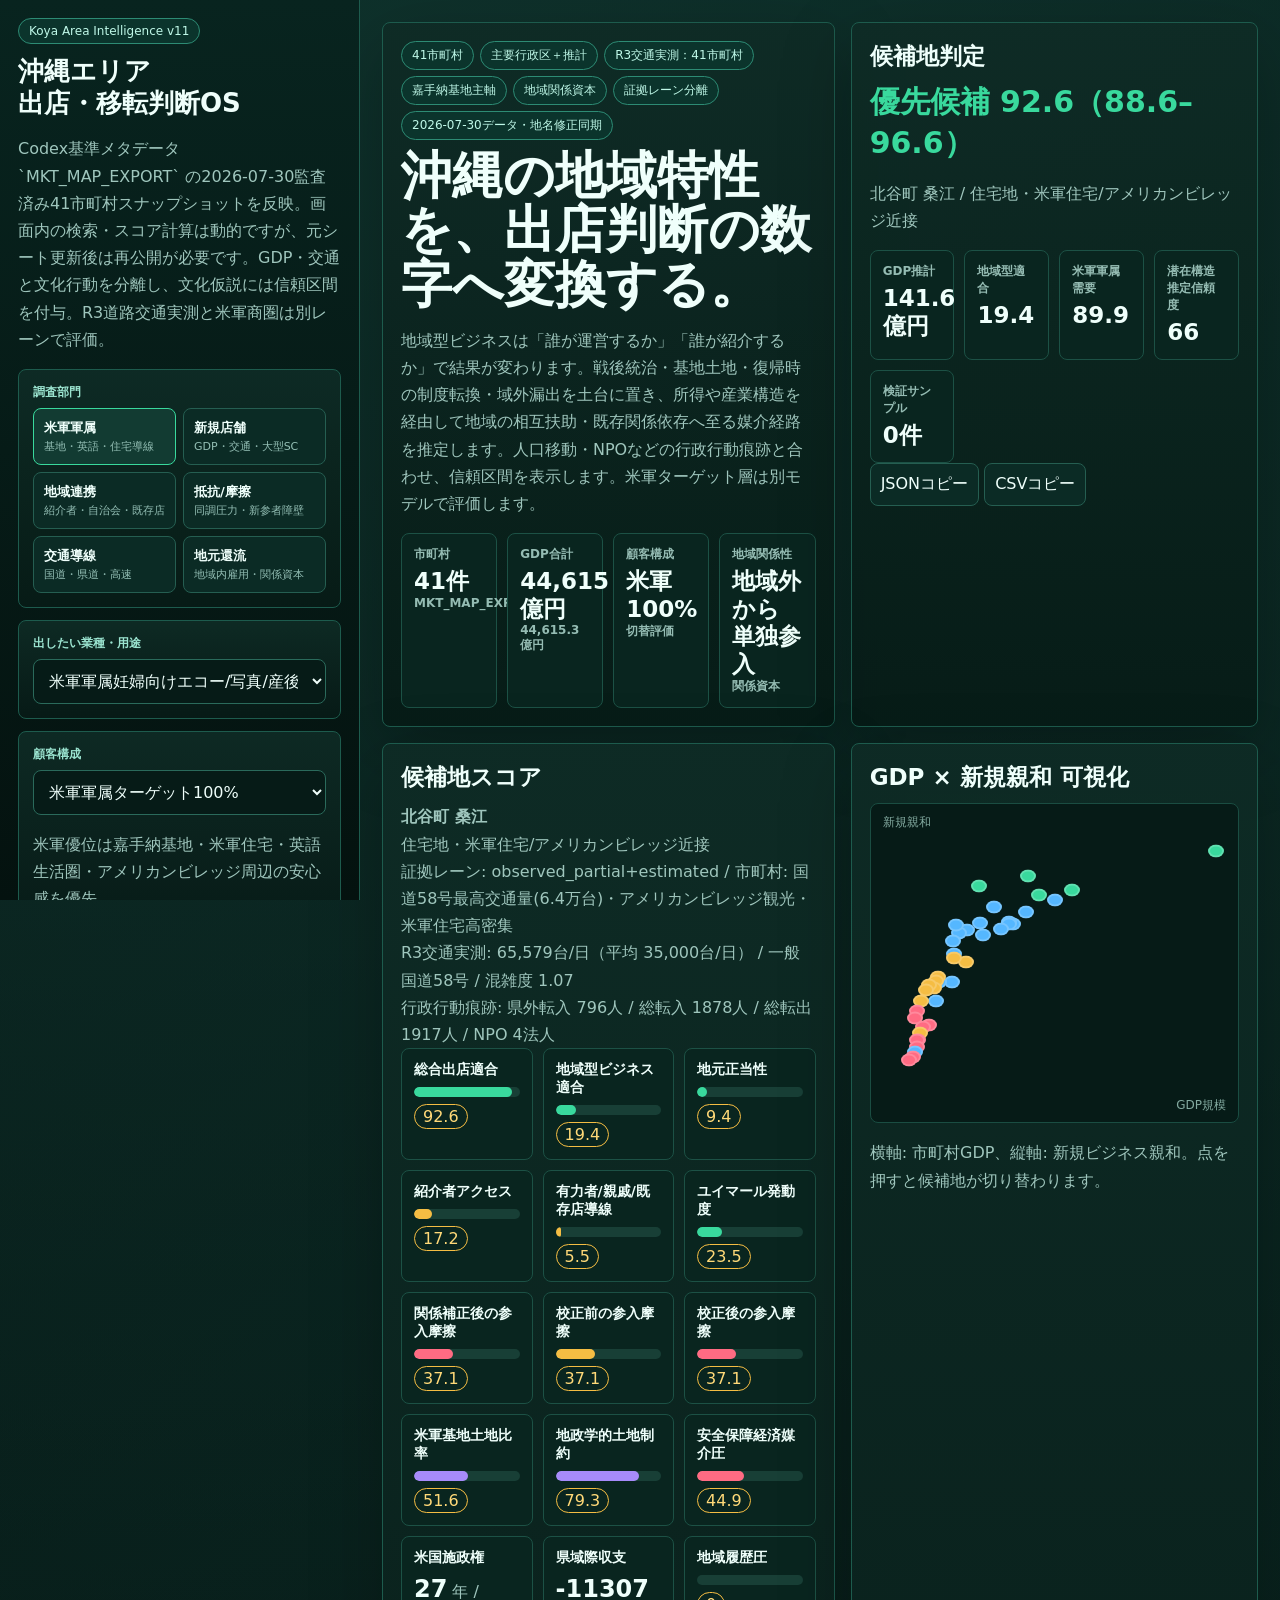
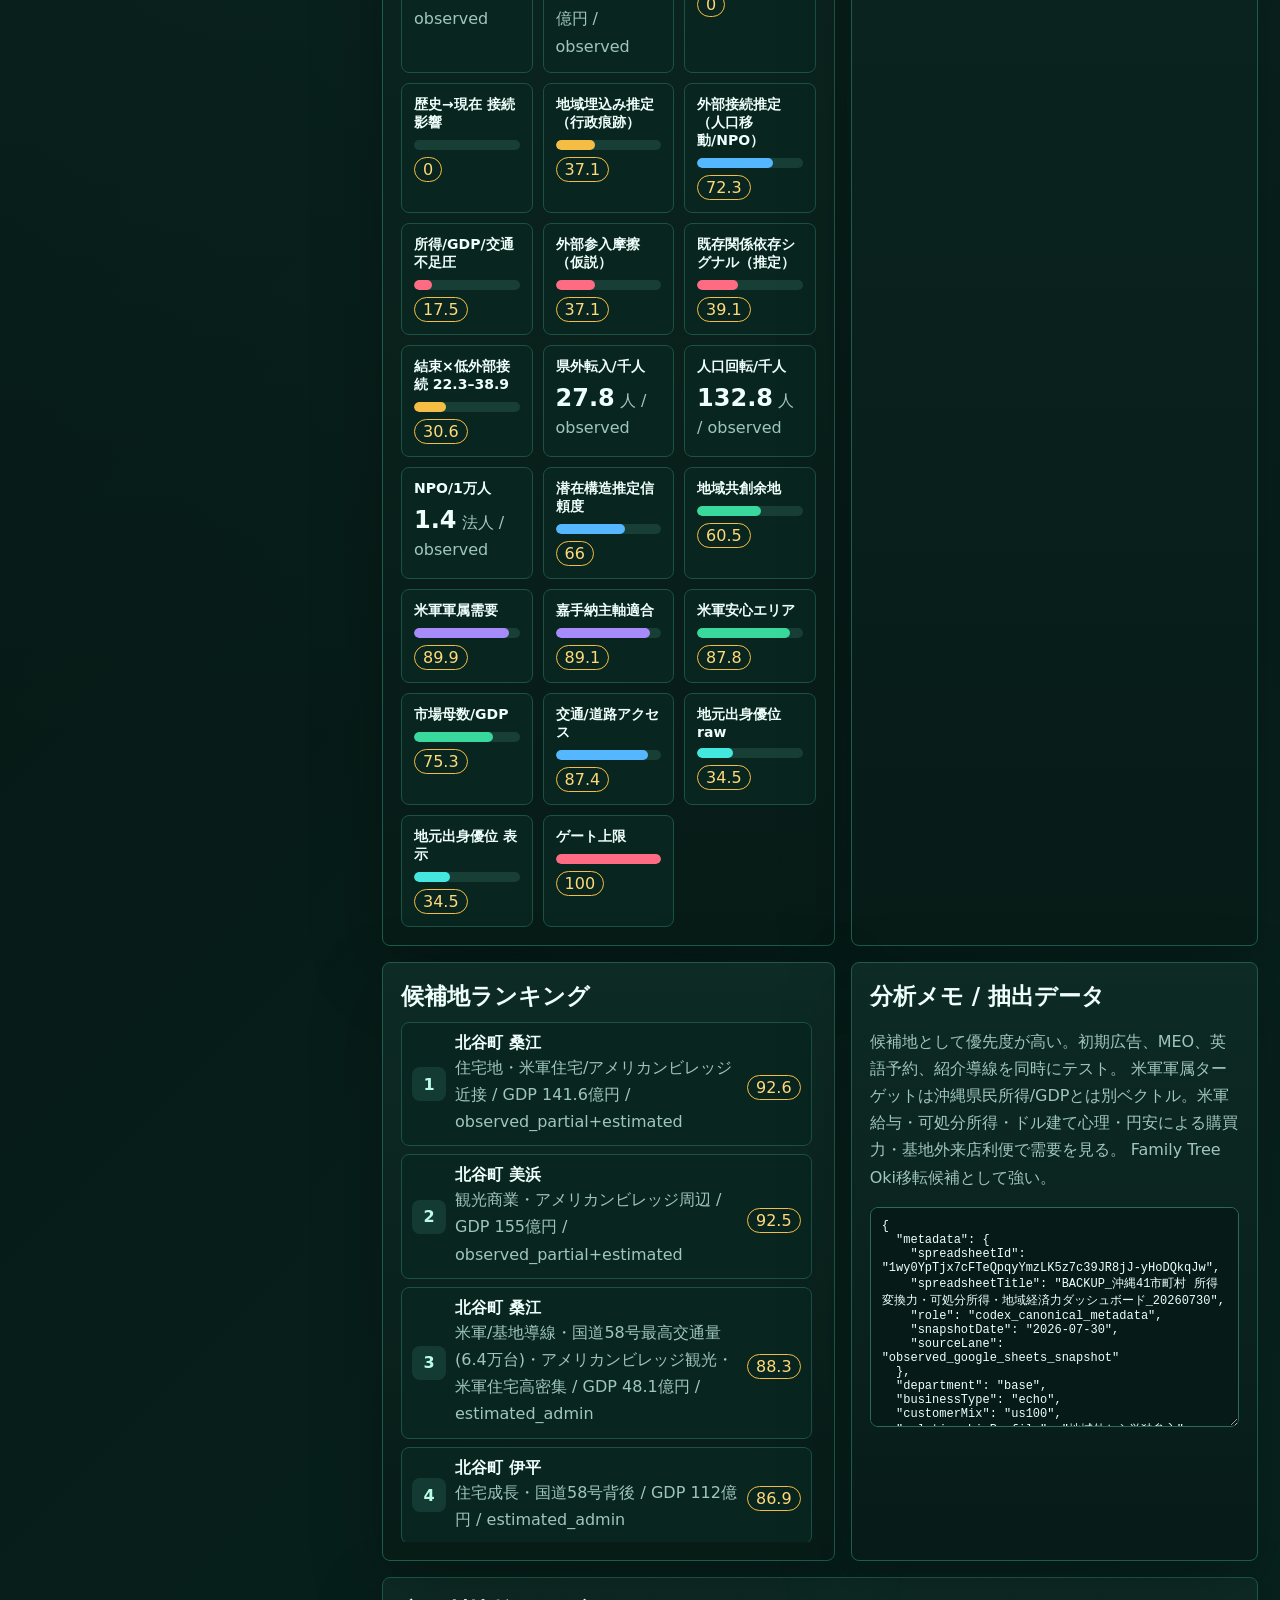
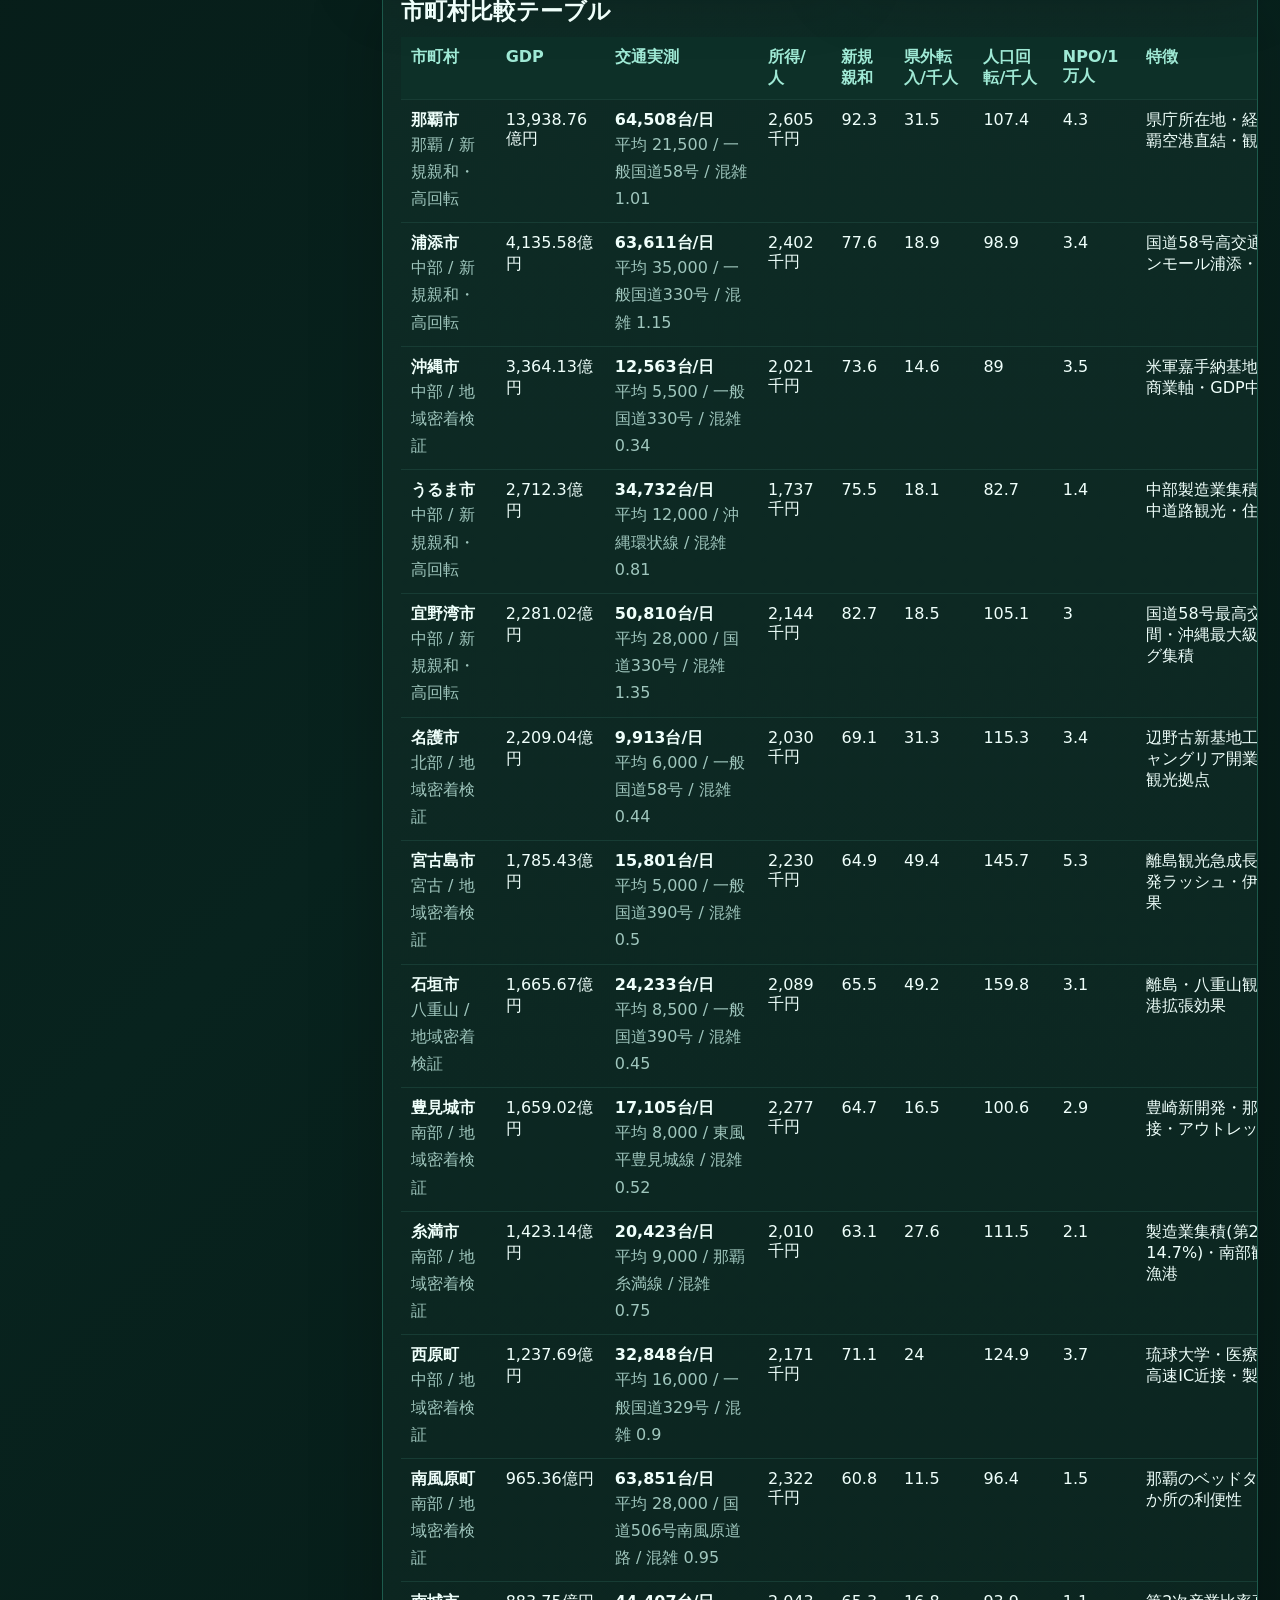
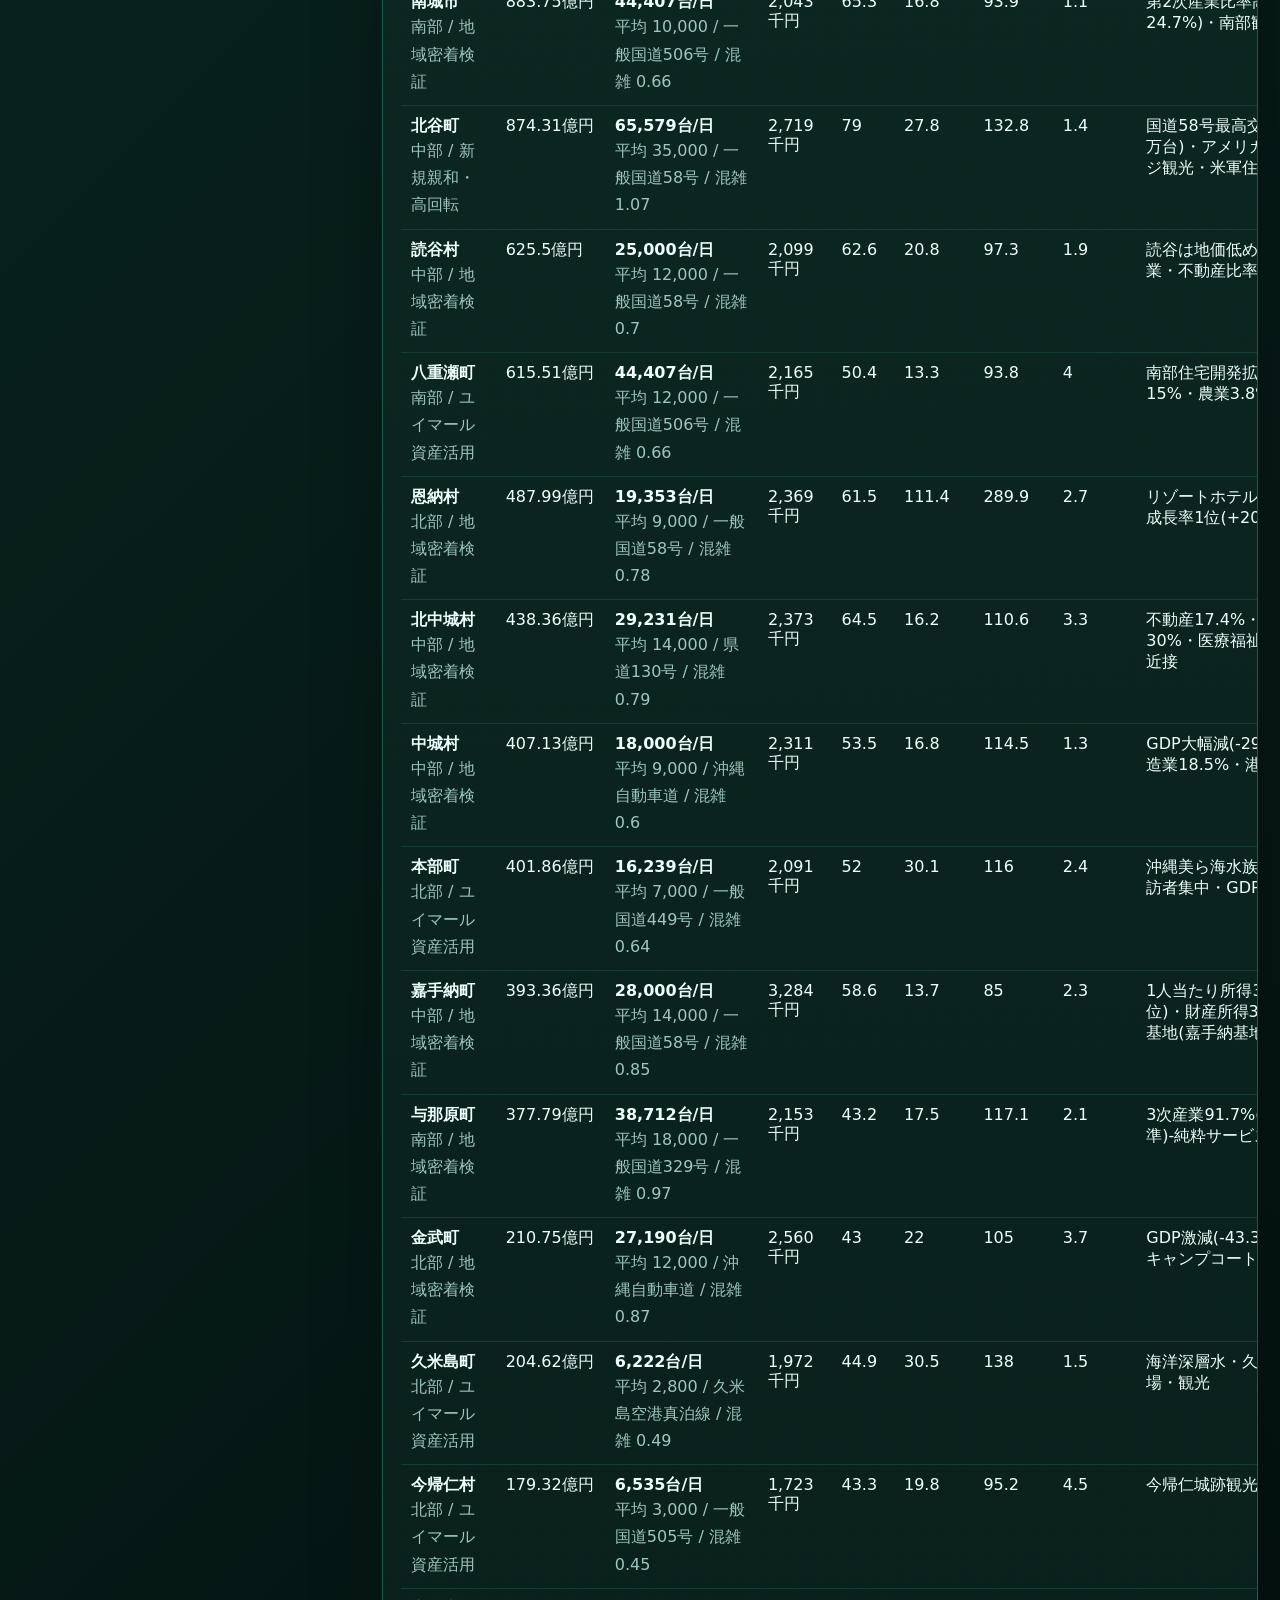
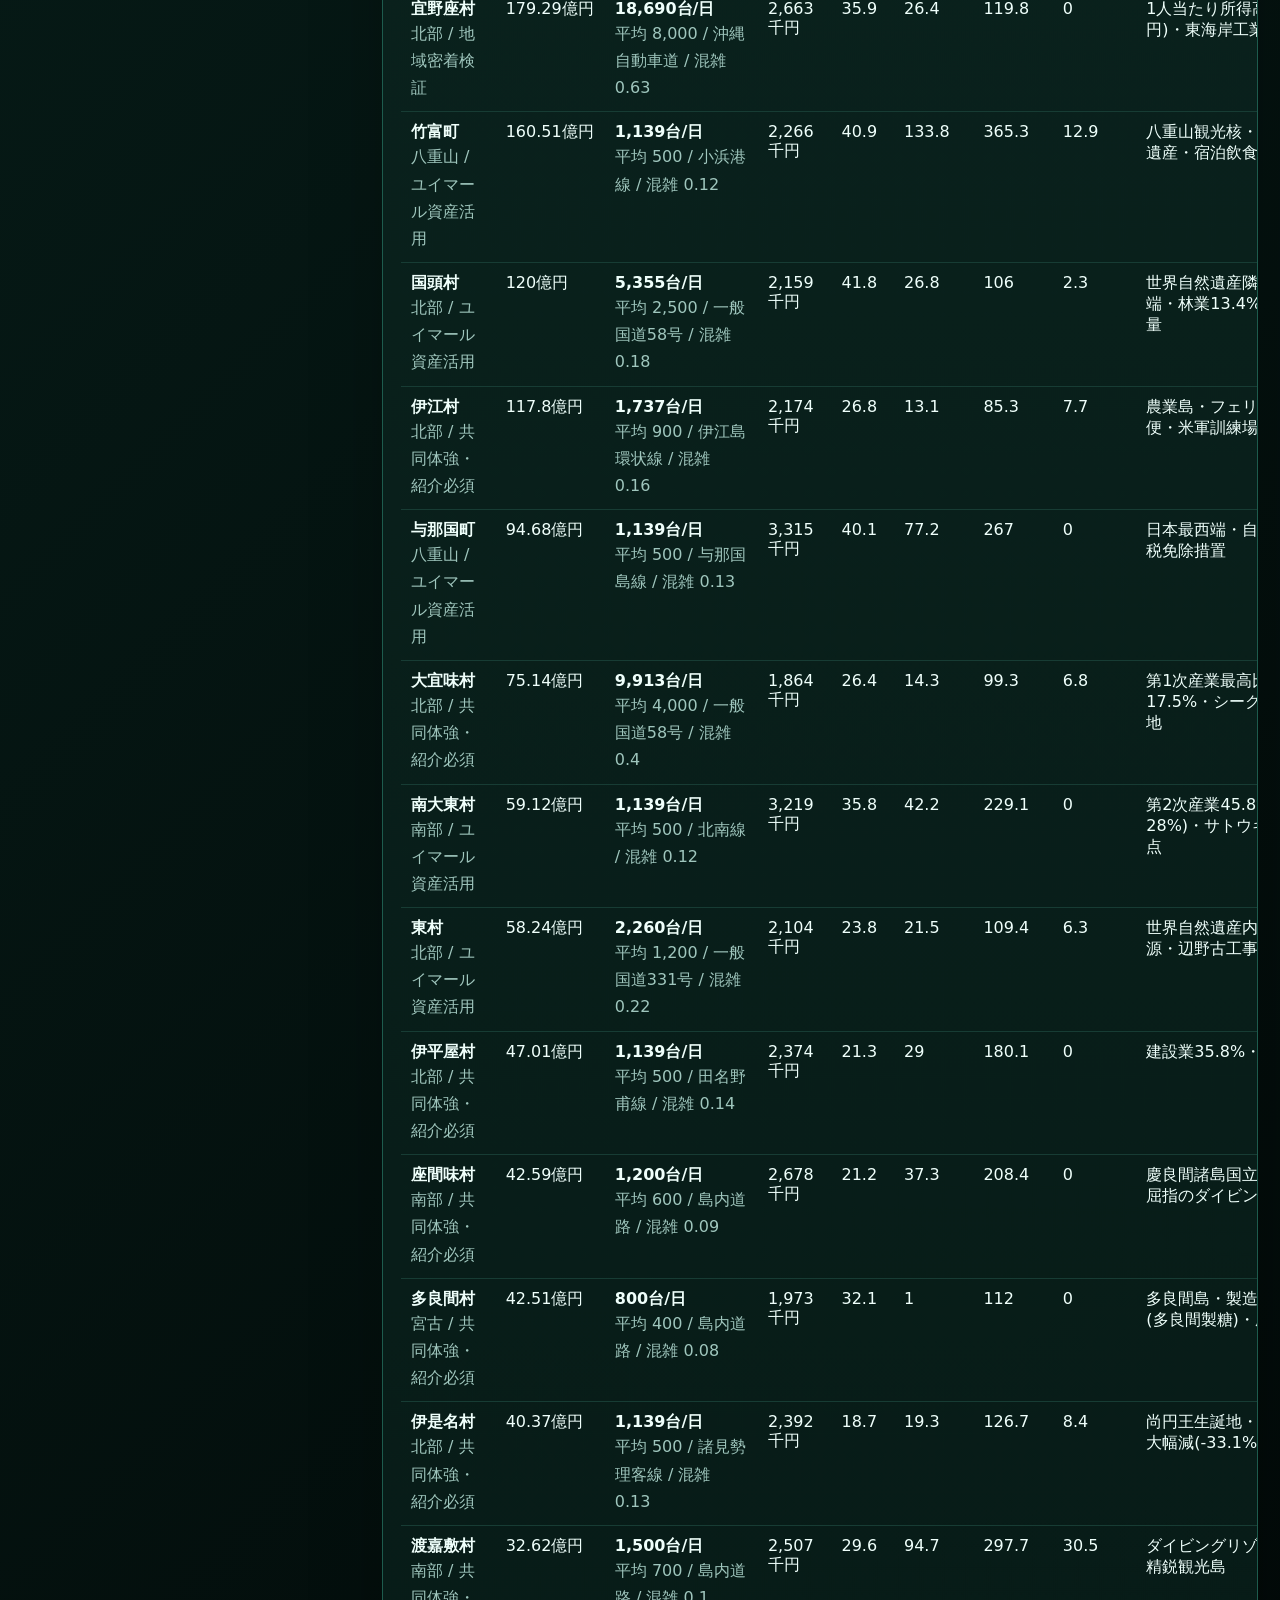
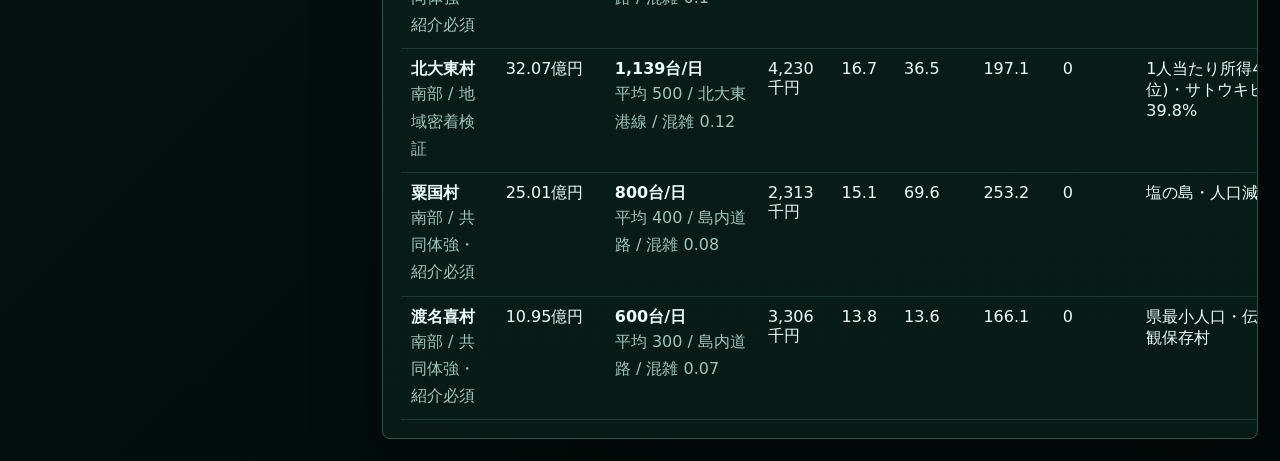
<file: index.html>
<!doctype html>
<html lang="ja"><head><meta charset="utf-8"><meta name="viewport" content="width=device-width,initial-scale=1"><title>沖縄エリアマーケティング調査分析ダッシュボード</title><style>
:root{--bg:#06120f;--side:#071b17;--panel:#0b231e;--line:#1d5b4d;--txt:#effffb;--muted:#9fc6bd;--g:#39d99d;--b:#55b7ff;--y:#f5bd43;--r:#ff6b83;--v:#a78bfa;--c:#43e7e0}*{box-sizing:border-box}body{margin:0;background:radial-gradient(circle at 20% -10%,#123c35,transparent 34%),linear-gradient(135deg,#04100e,#08231e 45%,#020807);color:var(--txt);font-family:"Yu Gothic UI",Meiryo,system-ui,sans-serif}button,input,select,textarea{font:inherit}.app{display:grid;grid-template-columns:360px 1fr;min-height:100vh}.side{position:sticky;top:0;height:100vh;overflow:auto;padding:18px;background:linear-gradient(180deg,#08241f,#04120f);border-right:1px solid var(--line)}.main{padding:22px}.box,.panel{border:1px solid var(--line);background:linear-gradient(180deg,rgba(14,43,37,.96),rgba(7,27,23,.96));border-radius:8px;padding:14px;margin-top:12px}.panel{padding:18px;margin-top:0;box-shadow:0 24px 70px rgba(0,0,0,.25)}h1{font-size:26px;line-height:1.22;margin:12px 0 8px}.eyebrow,.tag{display:inline-flex;color:#bff8e8;border:1px solid #2d8b74;background:#0b342c;border-radius:999px;padding:5px 10px;font-size:12px}.muted,.small,p{color:var(--muted);line-height:1.7}.label{font-size:12px;color:#9be4d0;font-weight:800;margin:0 0 7px}select,input,textarea{width:100%;border:1px solid #2a6a5b;background:#061b17;color:var(--txt);border-radius:8px;padding:11px;outline:0}.dept-grid{display:grid;grid-template-columns:1fr 1fr;gap:7px}.cal-grid{display:grid;grid-template-columns:1fr 1fr;gap:8px}.cal-grid input{margin-top:5px;padding:8px}.dept,.chipbtn,.primary{border:1px solid #255e51;background:#0b2b25;color:var(--txt);border-radius:8px;padding:10px;text-align:left;cursor:pointer}.dept:hover,.dept.active,.chipbtn:hover,.primary:hover{border-color:var(--g);background:#123b32}.dept b{display:block;font-size:13px}.dept span{display:block;color:#93beb4;font-size:11px;margin-top:2px}.hero,.layout{display:grid;grid-template-columns:minmax(0,1fr) minmax(360px,.9fr);gap:16px;margin-bottom:16px}.title{font-size:clamp(30px,4vw,52px);line-height:1.06;margin:8px 0 12px}.tags{display:flex;gap:6px;flex-wrap:wrap}.kpis{display:grid;grid-template-columns:repeat(4,minmax(0,1fr));gap:10px;margin-top:14px}.kpi,.scorecard{border:1px solid #1c5145;background:#09251f;border-radius:8px;padding:12px;min-height:86px}.kpi span{display:block;color:#95bcb3;font-size:12px;font-weight:800}.kpi b{display:block;font-size:23px;margin-top:5px;line-height:1.2}.section-title{font-size:23px;margin:0 0 10px}.scoregrid{display:grid;grid-template-columns:repeat(3,minmax(0,1fr));gap:10px}.scorecard h3{font-size:14px;margin:0 0 8px}.bar{height:10px;background:#183f36;border-radius:999px;overflow:hidden}.bar i{display:block;height:100%;border-radius:999px}.num{display:inline-flex;margin-top:7px;border:1px solid var(--y);color:#ffd978;border-radius:999px;padding:2px 8px;font-variant-numeric:tabular-nums}.decision{font-size:30px;font-weight:900;margin:8px 0}.good{color:var(--g)}.mid{color:var(--y)}.bad{color:var(--r)}.ranklist,.suggestions{display:grid;gap:8px;max-height:520px;overflow:auto;padding-right:4px}.rankitem{display:grid;grid-template-columns:auto 1fr auto;gap:9px;align-items:center;border:1px solid #1c5145;background:#09251f;border-radius:8px;padding:10px;cursor:pointer}.rankitem:hover{border-color:var(--g);background:#123b32}.badge{width:34px;height:34px;border-radius:8px;display:grid;place-items:center;background:#143b33;color:#bdfbe9;font-weight:900}.viz{height:320px;position:relative;border:1px solid #1a4d42;border-radius:8px;background:#061b17;overflow:hidden}.dot{position:absolute;width:13px;height:13px;border-radius:50%;transform:translate(-50%,50%);border:2px solid rgba(255,255,255,.2);cursor:pointer}.axis{position:absolute;color:#83aaa0;font-size:12px}.extract{min-height:220px;font-family:Consolas,monospace;font-size:12px}.main,.side,.panel{min-width:0}.tablewrap{overflow:auto;max-width:100%}table{width:100%;min-width:1100px;border-collapse:collapse}th,td{padding:10px;border-bottom:1px solid #173c34;text-align:left;vertical-align:top}th{color:#9fe9d5;background:#0d3028}.input-label{display:flex;align-items:flex-start;justify-content:space-between;gap:6px;min-height:38px}.help-btn{flex:0 0 24px;width:24px;height:24px;border:1px solid #3d927d;border-radius:50%;background:#103a31;color:#c8fff0;font-weight:900;cursor:pointer;padding:0;line-height:22px}.help-btn:hover,.help-btn.active{border-color:var(--g);background:#1b5949}.input-guide{margin-top:10px;border:1px solid #2b7563;background:#061b17;border-radius:8px;padding:11px}.input-guide h3{font-size:14px;margin:0 0 6px;color:#d8fff4}.guide-direction{color:#ffd978;font-weight:800}.anchor-list{display:grid;gap:4px;margin-top:8px}.anchor-row{display:grid;grid-template-columns:36px 1fr;gap:7px;border-top:1px solid #173e35;padding-top:4px;color:#b8d8d0;font-size:11px;line-height:1.5}.anchor-row b{color:#ffd978}.quality-note{margin-top:9px;border-left:3px solid var(--b);background:#0a2a25;padding:8px 9px;color:#bfe9df;font-size:11px;line-height:1.55}.quality-note.warn{border-color:var(--y);color:#ffe3a3}.scale-legend{margin-top:10px;border-top:1px solid #1b5145;padding-top:8px}.scale-legend summary{color:#baf5e5;cursor:pointer;font-size:12px;font-weight:800}.scale-legend p{font-size:11px;margin:6px 0 0}.guide-current{display:inline-flex;margin-top:6px;border:1px solid #487f70;border-radius:999px;padding:2px 7px;color:#d8fff4;font-size:11px}@media(max-width:1050px){.app,.hero,.layout{grid-template-columns:1fr}.side{position:relative;height:auto}.kpis,.scoregrid{grid-template-columns:1fr 1fr}}@media(max-width:680px){.main{padding:14px}.kpis,.scoregrid{grid-template-columns:1fr}}
</style></head><body><div class="app"><aside class="side"><span class="eyebrow">Koya Area Intelligence v11</span><h1>沖縄エリア<br>出店・移転判断OS</h1><p>Codex基準メタデータ `MKT_MAP_EXPORT` の2026-07-30監査済み41市町村スナップショットを反映。画面内の検索・スコア計算は動的ですが、元シート更新後は再公開が必要です。GDP・交通と文化行動を分離し、文化仮説には信頼区間を付与。R3道路交通実測と米軍商圏は別レーンで評価。</p><div class="box"><div class="label">調査部門</div><div class="dept-grid" id="deptGrid"></div></div><div class="box"><div class="label">出したい業種・用途</div><select id="businessType"><option value="echo">米軍軍属妊婦向けエコー/写真/産後ケア</option><option value="retail">新店舗・小売/サービス</option><option value="office">事務所移転・営業拠点</option><option value="local">地域型：既存/地元住民ビジネス</option><option value="tourism">観光/体験型店舗</option></select></div><div class="box"><div class="label">顧客構成</div><select id="customerMix"><option value="us100">米軍軍属ターゲット100%</option><option value="us60local40">米軍軍属60%・県民40%</option><option value="local100">県民/地域顧客100%</option></select><p class="small">米軍優位は嘉手納基地・米軍住宅・英語生活圏・アメリカンビレッジ周辺の安心感を優先。</p></div><div class="box"><div class="label">地域関係性</div><select id="relationshipProfile"><option value="outsider">地域外から単独参入</option><option value="friendlyResident">友好的に長期居住・地域参加</option><option value="localResident">地元民/地域出身者が運営</option><option value="localFamily">地元有力者・親戚・子供の関係あり</option><option value="trustedIntroducer">自治会/模合/紹介者の後押しあり</option><option value="existingPartner">既存地元事業者と共同/暖簾分け</option></select></div><div class="box"><div class="label">安全保障経済の因果土台</div><p class="small">米国施政権27年、基地土地制約、復帰時の通貨・制度転換、振興・公共支出、県外漏出を上流に置きます。住民心理へ直結させず、産業・所得・移動を経由する影響だけを最大12%で文化構造推定へ接続。</p></div><div class="box"><div class="label">非アンケート観測モデル</div><p class="small">沖縄県「令和7年人口移動報告年報」と県内NPO法人所在数を41市町村に接続。県外転入、県内転入、転出、人口回転、NPO密度から、地域埋込み・外部接続・既存関係依存シグナルを推定します。アンケート回答は必須ではありません。</p></div><div class="box"><div class="label">任意の現地校正</div><select id="fieldEvidence"><option value="none">追加校正なし（行政痕跡のみ）</option><option value="interview">複数者ヒアリング済み</option><option value="pilot">紹介・広告の小規模実証済み</option><option value="observed">来店経路・紹介率を継続観測</option></select><p class="small">文化・関係性はGDPから断定せず、現地証拠で更新します。</p></div><div class="box" id="calibrationBox"><div class="label">現地校正入力（空欄は未観測）</div><p class="small">各 ? を押すと判断基準を表示します。根拠がない項目は空欄のままにしてください。</p><div class="cal-grid"><label class="small"><span class="input-label">専門家・現場摩擦評価<button type="button" class="help-btn" data-guide="expertFriction" aria-label="専門家・現場摩擦評価の入力基準" title="入力基準">?</button></span><input id="expertFriction" type="number" min="0" max="100" placeholder="0-100" aria-describedby="inputGuide"></label><label class="small"><span class="input-label">住民受容ヒアリング<button type="button" class="help-btn" data-guide="residentAcceptance" aria-label="住民受容ヒアリングの入力基準" title="入力基準">?</button></span><input id="residentAcceptance" type="number" min="0" max="100" placeholder="0-100" aria-describedby="inputGuide"></label><label class="small"><span class="input-label">紹介経由率<button type="button" class="help-btn" data-guide="pilotReferral" aria-label="紹介経由率の入力基準" title="入力基準">?</button></span><input id="pilotReferral" type="number" min="0" max="100" placeholder="実測 0-100%" aria-describedby="inputGuide"></label><label class="small"><span class="input-label">広告→予約転換評価<button type="button" class="help-btn" data-guide="pilotConversion" aria-label="広告から予約転換評価の入力基準" title="入力基準">?</button></span><input id="pilotConversion" type="number" min="0" max="100" placeholder="目標比 0-100" aria-describedby="inputGuide"></label><label class="small"><span class="input-label">検証サンプル数<button type="button" class="help-btn" data-guide="fieldSampleSize" aria-label="検証サンプル数の入力基準" title="入力基準">?</button></span><input id="fieldSampleSize" type="number" min="0" max="9999" placeholder="実人数/実件数" aria-describedby="inputGuide"></label></div><div id="inputQuality" class="quality-note">空欄は未観測として保持され、0点には変換されません。</div><div id="inputGuide" class="input-guide" aria-live="polite"></div><div class="label" style="margin-top:12px">地域履歴レイヤー</div><select id="historyEvidence"><option value="none">未接続</option><option value="documented">公文書・論文で地域史を確認</option><option value="fieldLinked">現在行動との接続を現地確認</option></select><div class="cal-grid"><label class="small"><span class="input-label">基地・土地制度変動<button type="button" class="help-btn" data-guide="landHistory" aria-label="基地土地制度変動の入力基準" title="入力基準">?</button></span><input id="landHistory" type="number" min="0" max="100" placeholder="0-100" aria-describedby="inputGuide"></label><label class="small"><span class="input-label">人口移動・再定住<button type="button" class="help-btn" data-guide="migrationHistory" aria-label="人口移動再定住の入力基準" title="入力基準">?</button></span><input id="migrationHistory" type="number" min="0" max="100" placeholder="0-100" aria-describedby="inputGuide"></label><label class="small"><span class="input-label">産業・交通転換<button type="button" class="help-btn" data-guide="industryHistory" aria-label="産業交通転換の入力基準" title="入力基準">?</button></span><input id="industryHistory" type="number" min="0" max="100" placeholder="0-100" aria-describedby="inputGuide"></label><label class="small"><span class="input-label">災害・島嶼孤立<button type="button" class="help-btn" data-guide="isolationHistory" aria-label="災害島嶼孤立の入力基準" title="入力基準">?</button></span><input id="isolationHistory" type="number" min="0" max="100" placeholder="0-100" aria-describedby="inputGuide"></label></div><details class="scale-legend"><summary>共通0–100尺度と記録ルール</summary><p>0=該当なし、25=限定的、50=複数の根拠がある中程度、75=継続的で事業判断を左右、100=地域構造を支配。通常は5点刻み。出典・対象期間・地域範囲が不明なら入力しません。</p></details></div><div class="box"><div class="label">市町村フィルター</div><select id="regionFilter"><option value="">全地域</option></select></div><div class="box"><div class="label">候補地入力</div><input id="searchBox" placeholder="例：北谷町桑江 / 美浜 / 伊平 / 名護市字辺野古"><p class="small">行政区未登録でも市町村GDP・交通・基地/観光/住宅キーワードから推計。</p></div><div class="box"><div class="label">検索結果</div><div class="suggestions" id="suggestions"></div></div></aside><main class="main"><section class="hero"><div class="panel"><div class="tags"><span class="tag">41市町村</span><span class="tag">主要行政区＋推計</span><span class="tag">R3交通実測：41市町村</span><span class="tag">嘉手納基地主軸</span><span class="tag">地域関係資本</span><span class="tag">証拠レーン分離</span><span class="tag">2026-07-30データ・地名修正同期</span></div><h2 class="title">沖縄の地域特性を、出店判断の数字へ変換する。</h2><p class="muted">地域型ビジネスは「誰が運営するか」「誰が紹介するか」で結果が変わります。戦後統治・基地土地・復帰時の制度転換・域外漏出を土台に置き、所得や産業構造を経由して地域の相互扶助・既存関係依存へ至る媒介経路を推定します。人口移動・NPOなどの行政行動痕跡と合わせ、信頼区間を表示します。米軍ターゲット層は別モデルで評価します。</p><div class="kpis" id="summaryKpis"></div></div><div class="panel"><h2 class="section-title">候補地判定</h2><div id="decisionBox"></div><button class="primary" id="copyJson">JSONコピー</button> <button class="primary" id="copyCsv">CSVコピー</button></div></section><section class="layout"><div class="panel"><h2 class="section-title">候補地スコア</h2><div id="placeMeta" class="muted"></div><div class="scoregrid" id="scoreGrid"></div></div><div class="panel"><h2 class="section-title">GDP × 新規親和 可視化</h2><div class="viz" id="viz"></div><p class="small">横軸: 市町村GDP、縦軸: 新規ビジネス親和。点を押すと候補地が切り替わります。</p></div></section><section class="layout"><div class="panel"><h2 class="section-title">候補地ランキング</h2><div class="ranklist" id="rankList"></div></div><div class="panel"><h2 class="section-title">分析メモ / 抽出データ</h2><p id="analysisMemo" class="muted"></p><textarea id="extractBox" class="extract" spellcheck="false"></textarea></div></section><section class="panel tablewrap"><h2 class="section-title">市町村比較テーブル</h2><table><thead><tr><th>市町村</th><th>GDP</th><th>交通実測</th><th>所得/人</th><th>新規親和</th><th>県外転入/千人</th><th>人口回転/千人</th><th>NPO/1万人</th><th>特徴</th><th>戦略</th></tr></thead><tbody id="cityRows"></tbody></table></section></main></div><script>


const CODEX_METADATA={"spreadsheetId":"1wy0YpTjx7cFTeQpqyYmzLK5z7c39JR8jJ-yHoDQkqJw","spreadsheetTitle":"BACKUP_沖縄41市町村 所得変換力・可処分所得・地域経済力ダッシュボード_20260730","role":"codex_canonical_metadata","snapshotDate":"2026-07-30","sourceLane":"observed_google_sheets_snapshot"};
const SECURITY_ECONOMY_2022={
'那覇市':[9.6,1.4,8.2],'宜野湾市':[29.4,29.4,0],'石垣市':[.6,.4,.2],'浦添市':[13.8,13.7,0],'名護市':[10.3,10.3,0],'糸満市':[.6,0,.6],'沖縄市':[35.4,34,1.4],'豊見城市':[0,0,0],'うるま市':[7.6,6.7,.8],'宮古島市':[.3,0,.3],'南城市':[.8,0,.8],
'国頭村':[7.6,7.4,.2],'大宜味村':[0,0,0],'東村':[27.7,27.7,0],'今帰仁村':[0,0,0],'本部町':[0,0,0],'恩納村':[29.8,29.2,.6],'宜野座村':[50.7,50.7,0],'金武町':[55.6,55.6,0],'伊江村':[35.2,35.2,0],
'読谷村':[35.6,35.6,0],'嘉手納町':[82,82,0],'北谷町':[51.6,51.6,0],'北中城村':[14.2,14.2,0],'中城村':[0,0,0],'西原町':[0,0,0],'与那原町':[0,0,0],'南風原町':[0,0,0],'渡嘉敷村':[0,0,0],'座間味村':[0,0,0],'粟国村':[0,0,0],'渡名喜村':[6.3,6.3,0],'南大東村':[0,0,0],'北大東村':[8.8,8.8,0],'伊平屋村':[0,0,0],'伊是名村':[0,0,0],'久米島町':[.4,.1,.4],'八重瀬町':[.5,0,.5],'多良間村':[0,0,0],'竹富町':[0,0,0],'与那国町':[1,0,1]};
const SECURITY_META={baseSource:'沖縄県基地対策資料 令和4年3月末 市町村別基地面積',historySource:'沖縄県公文書館 琉球政府の時代',leakageSource:'沖縄県 令和元年度経済循環構造把握調査',occupationYears:27,prefectureInterregionalBalanceOku:-11307,baseLane:'observed',historyLane:'observed_historical_prefecture',leakageLane:'observed_partial_prefecture',causalLane:'strategic_interpretation+estimated_mediation'};

const OBSERVED_COMMUNITY_2025={
'那覇市':[310353,9773,6963,16874,16459,.13,134],'宜野湾市':[100368,1860,3227,5183,5368,-.18,30],'石垣市':[47765,2349,1317,3733,3899,-.35,15],'浦添市':[115586,2186,3503,5759,5672,.08,39],'名護市':[64659,2021,1930,4022,3432,.91,22],'糸満市':[61107,1687,1683,3405,3409,-.01,13],'沖縄市':[141526,2067,4061,6288,6311,-.02,50],'豊見城市':[65009,1074,2108,3222,3317,-.15,19],'うるま市':[127032,2296,3233,5650,4852,.63,18],'宮古島市':[53022,2617,1366,4018,3706,.59,28],'南城市':[46061,773,1645,2442,1884,1.21,5],
'国頭村':[4359,117,108,229,233,-.09,1],'大宜味村':[2942,42,107,154,138,.54,2],'東村':[1581,34,38,72,101,-1.83,1],'今帰仁村':[8810,174,233,413,426,-.15,4],'本部町':[12266,369,383,755,668,.71,3],'恩納村':[11312,1260,391,1674,1605,.61,3],'宜野座村':[6108,161,277,442,290,2.49,0],'金武町':[10785,237,380,622,510,1.04,4],'伊江村':[3893,51,84,138,194,-1.44,3],
'読谷村':[41808,871,1159,2089,1981,.26,8],'嘉手納町':[12975,178,389,581,522,.45,3],'北谷町':[28584,796,1025,1878,1917,-.14,4],'北中城村':[18207,295,702,1021,992,.16,6],'中城村':[22882,385,943,1351,1268,.36,3],'西原町':[35271,848,1269,2159,2247,-.25,13],
'与那原町':[19427,340,770,1111,1164,-.27,4],'南風原町':[41325,476,1572,2063,1919,.35,6],'渡嘉敷村':[655,62,34,96,99,-.46,2],'座間味村':[859,32,44,78,101,-2.68,0],'粟国村':[632,44,33,78,82,-.63,0],'渡名喜村':[295,4,16,21,28,-2.37,0],'南大東村':[1231,52,60,131,151,-1.62,0],'北大東村':[548,20,42,62,46,2.92,0],'伊平屋村':[1105,32,59,98,101,-.27,0],'伊是名村':[1192,23,43,81,70,.92,1],'久米島町':[6660,203,196,406,513,-1.61,1],'八重瀬町':[32318,430,1283,1726,1306,1.30,13],'多良間村':[1009,1,40,50,63,-1.29,0],'竹富町':[3879,519,176,695,722,-.70,5],'与那国町':[1659,128,83,213,230,-1.02,0]};
const OBS_META={populationSource:'沖縄県 令和7年人口移動報告年報（令和6年10月-令和7年9月）',npoSource:'沖縄県 県内NPO法人認証状況 2025-04-21',lane:'observed_admin+estimated_latent_structure'};

const departments=[['base','米軍軍属','基地・英語・住宅導線'],['newbiz','新規店舗','GDP・交通・大型SC'],['local','地域連携','紹介者・自治会・既存店'],['risk','抵抗/摩擦','同調圧力・新参者障壁'],['road','交通導線','国道・県道・高速'],['return','地元還流','地域内雇用・関係資本']];
const raw=[['那覇','那覇市',314009,13938.76,2605,50000,11400,86.8,88.9,35,9.6,61,22.3,0,22.3,75.3,15.8,'県庁所在地・経済中心・那覇空港直結・観光核','新規親和・高回転'],['中部','浦添市',115897,4135.58,2402,55000,0,82.4,75.7,35.6,14.5,42.9,25.1,0,25.1,72.6,18.7,'国道58号高交通量・イオンモール浦添・GDP県2位','新規親和・高回転'],['中部','沖縄市',142408,3364.13,2021,0,37592,72.7,70.7,44.3,30.2,60.6,37.3,5.5,37.3,49.7,29.9,'米軍嘉手納基地隣接・コザ商業軸','地域密着検証'],['中部','うるま市',126152,2712.3,1737,0,28895,66.1,67.5,44.9,31.6,52.1,38.3,8,38.3,48.6,30.9,'中部製造業集積・住宅団地拡大','地域密着検証'],['中部','宜野湾市',100177,2281.02,2144,45000,0,78.6,81.4,37.5,13.4,60.2,25.5,0,25.5,70.8,18.6,'国道58号最高交通量区間・商業集積','新規親和・高回転'],['北部','名護市',64166,2209.04,2030,21000,15012,69,71.6,38.1,27.1,50,32.6,2,32.6,58.1,26.3,'辺野古新基地工事需要・北部観光拠点','地域密着検証'],['宮古','宮古島市',52903,1785.43,2230,0,0,55.7,61.2,68.8,56.5,61.3,62.7,35.1,62.7,38.4,51.7,'離島観光急成長・ホテル開発','地域密着検証'],['八重山','石垣市',47618,1665.67,2089,0,0,54.5,60,69.4,57.2,61.2,63.3,36.2,63.3,38,52.3,'八重山観光拠点・空港拡張効果','地域密着検証'],['南部','豊見城市',64998,1659.02,2277,0,0,59.4,60.8,48,35.3,51.8,41.7,14,41.7,46.3,33.8,'豊崎新開発・那覇空港隣接','地域密着検証'],['南部','糸満市',61438,1423.14,2010,0,0,55,58.4,48.6,36.4,51.5,42.5,16,42.5,45.4,34.6,'製造業集積・南部観光・糸満漁港','地域密着検証'],['中部','西原町',35280,1237.69,2171,0,48027,72.2,63.5,57.3,38.6,64.7,48,16.4,48,47.2,46.4,'琉球大学・医療機関集積・高速IC近接','地域密着検証'],['南部','南風原町',40675,965.36,2322,0,11400,59.1,46.1,57.9,44.9,37.6,51.4,28.8,63.4,16.1,50.1,'那覇のベッドタウン・IC2か所','地域密着検証'],['南部','南城市',44994,883.75,2043,0,0,53,55.1,72.5,48.3,61.4,60.4,29,60.4,44.3,48.3,'南部観光遺跡・集落性','ユイマール資産活用'],['中部','北谷町',28322,874.31,2719,63851,0,81.1,78.7,51.1,20.5,65.7,35.8,0,35.8,77.1,34.6,'国道58号最高交通量・アメリカンビレッジ・米軍住宅','新規親和・高回転'],['中部','読谷村',41524,625.5,2099,28676,0,63.2,63.5,51.8,36.1,54.2,44,13.9,44,58.3,43.4,'郊外型商業・不動産比率高','地域密着検証'],['南部','八重瀬町',31686,615.51,2165,0,0,52.2,40.1,82.4,70,47.1,76.2,56,88.2,6,71.2,'南部住宅開発拡大・共同体強め','共同体強・紹介必須'],['北部','恩納村',11213,487.99,2369,19353,0,68.6,61.5,53,37.3,54.2,45.2,15.8,45.2,29,44.4,'リゾートホテル集積・観光','地域密着検証'],['中部','北中城村',18143,438.36,2373,0,54529,73.1,57.7,61.6,42.5,65.1,52.1,22.3,52.1,45.2,49.9,'大型SC・医療福祉集積・IC近接','地域密着検証'],['中部','中城村',22563,407.13,2311,0,0,51.7,49.3,62.3,45.8,55.4,54.1,28.5,66.1,42.3,51.9,'製造業・住宅地・中城湾岸','地域密着検証'],['北部','本部町',12368,401.86,2091,0,0,51,48.2,84.9,68.3,65.3,76.6,51.4,88.6,33.9,71,'美ら海水族館・観光来訪集中','ユイマール資産活用'],['中部','嘉手納町',13292,393.36,3284,28676,0,64.8,58.8,55.5,39.4,54.7,47.5,18.8,47.5,56.6,46.3,'嘉手納基地経済・基地正門周辺','地域密着検証'],['南部','与那原町',19644,377.79,2153,0,0,50.4,34.3,64.1,51.8,37.4,58,39.8,70,12,55.7,'サービス業比率高・東海岸玄関口','地域密着検証'],['北部','金武町',10788,210.75,2560,0,24381,59.8,36.7,64.8,51.3,38.3,58.1,38.5,70.1,12.8,55.7,'キャンプコートニー隣接・地域密着','地域密着検証'],['北部','久米島町',6917,204.62,1972,0,0,47.4,43.5,87.4,71.1,65.2,79.3,55.9,91.3,32.2,73.3,'海洋深層水・観光・小規模共同体','共同体強・紹介必須'],['北部','今帰仁村',8943,179.32,1723,0,0,45.1,41.8,88,72,65.1,80,57.4,92,31.6,74,'今帰仁城跡観光・農業地域','共同体強・紹介必須'],['北部','宜野座村',5935,179.29,2663,0,8574,52.8,31.6,66.6,53.9,37.9,60.3,42.8,72.3,11.1,57.6,'所得高・東海岸工業用地','地域密着検証'],['八重山','竹富町',3947,160.51,2266,0,0,46.7,40.6,89.3,73,65.3,81.2,58.8,93.2,31.2,74.9,'八重山観光核・世界自然遺産','共同体強・紹介必須'],['北部','国頭村',4409,120,2159,1183,0,49,40.8,81.9,57.6,62.1,69.8,43.3,81.8,39.7,64.3,'世界自然遺産隣接・超低交通量','ユイマール資産活用'],['北部','伊江村',4018,117.8,2174,0,0,45.5,26.4,90.5,78.5,47.3,84.5,69.3,96.5,1.2,78.3,'農業島・フェリー・米軍訓練場','共同体強・紹介必須'],['八重山','与那国町',1689,94.68,3315,0,0,52.1,39.9,91.1,62,66,76.6,48,88.6,39,69.4,'日本最西端・自衛隊駐屯','ユイマール資産活用'],['北部','大宜味村',3073,75.14,1864,4184,0,43.9,25.1,83.8,75.9,44,79.9,67.1,91.9,2.4,74.9,'農業地域・シークワーサー産地','共同体強・紹介必須'],['南部','南大東村',1243,59.12,3219,0,0,44.7,35.5,92.4,64.2,65.5,78.3,51.8,90.3,37.4,71,'サトウキビ糖業・離島共同体','ユイマール資産活用'],['北部','東村',1616,58.24,2104,0,0,46.6,23.3,93,68.7,47.7,80.9,60.5,92.9,8.2,73.7,'世界自然遺産内・小規模共同体','ユイマール資産活用'],['北部','伊平屋村',1122,47.01,2374,0,0,42.7,21.1,93.6,81.7,47.4,87.7,74.3,99.7,-0.6,81,'建設業・農業島','共同体強・紹介必須'],['南部','座間味村',884,42.59,2678,0,0,44.7,20.9,94.3,82.1,47.7,88.2,74.8,100,-0.7,81.4,'慶良間諸島国立公園・観光島','共同体強・紹介必須'],['宮古','多良間村',1064,42.51,1973,0,0,44.3,31.9,94.9,78.5,65.7,86.7,67.3,98.7,28.2,79.6,'製糖・農業・小規模共同体','共同体強・紹介必須'],['北部','伊是名村',1276,40.37,2392,0,0,42.7,18.4,95.5,83.5,47.6,89.5,77.1,100,-1.6,82.6,'尚円王生誕地・農業','共同体強・紹介必須'],['南部','渡嘉敷村',691,32.62,2507,0,0,41.9,29.3,96.1,80,65.6,88.1,69.7,100,27.3,80.8,'ダイビングリゾート・少数精鋭観光島','共同体強・紹介必須'],['南部','北大東村',569,32.07,4230,0,0,42.1,16.5,74.8,62.9,37.8,68.9,57.1,80.9,5.8,65,'所得高・サトウキビ・製造業','ユイマール資産活用'],['南部','粟国村',656,25.01,2313,0,0,40.2,14.9,97.4,85.6,47.6,91.5,80.4,100,-2.8,84.3,'塩の島・人口減少','共同体強・紹介必須'],['南部','渡名喜村',324,10.95,3306,0,0,39,13.7,98,86.3,47.5,92.2,81.5,100,-3.2,84.9,'県最小人口・伝統的集落景観','共同体強・紹介必須']];
const TRAFFIC_R3={"那覇市":{"max24h":64508,"avg24h":21500,"route":"一般国道58号","place":"那覇市天久","congestion":1.01,"source":"国土交通省 令和3年度全国道路・街路交通情勢調査","surveyYear":"R3(2021)","evidence":"observed_partial"},"宜野湾市":{"max24h":50810,"avg24h":28000,"route":"国道330号","place":"宜野湾市大山","congestion":1.35,"source":"国土交通省 令和3年度全国道路・街路交通情勢調査","surveyYear":"R3(2021)","evidence":"observed_partial"},"石垣市":{"max24h":24233,"avg24h":8500,"route":"一般国道390号","place":"石垣市市街","congestion":0.45,"source":"国土交通省 令和3年度全国道路・街路交通情勢調査","surveyYear":"R3(2021)","evidence":"observed_partial"},"浦添市":{"max24h":63611,"avg24h":35000,"route":"一般国道330号","place":"浦添市沢岻","congestion":1.15,"source":"国土交通省 令和3年度全国道路・街路交通情勢調査","surveyYear":"R3(2021)","evidence":"observed_partial"},"名護市":{"max24h":9913,"avg24h":6000,"route":"一般国道58号","place":"名護市稲嶺","congestion":0.44,"source":"国土交通省 令和3年度全国道路・街路交通情勢調査","surveyYear":"R3(2021)","evidence":"observed_partial"},"糸満市":{"max24h":20423,"avg24h":9000,"route":"那覇糸満線","place":"糸満市武富","congestion":0.75,"source":"国土交通省 令和3年度全国道路・街路交通情勢調査","surveyYear":"R3(2021)","evidence":"observed_partial"},"沖縄市":{"max24h":12563,"avg24h":5500,"route":"一般国道330号","place":"沖縄市知花","congestion":0.34,"source":"国土交通省 令和3年度全国道路・街路交通情勢調査","surveyYear":"R3(2021)","evidence":"observed_partial"},"豊見城市":{"max24h":17105,"avg24h":8000,"route":"東風平豊見城線","place":"豊見城市豊崎","congestion":0.52,"source":"国土交通省 令和3年度全国道路・街路交通情勢調査","surveyYear":"R3(2021)","evidence":"observed_partial"},"うるま市":{"max24h":34732,"avg24h":12000,"route":"沖縄環状線","place":"うるま市江洲","congestion":0.81,"source":"国土交通省 令和3年度全国道路・街路交通情勢調査","surveyYear":"R3(2021)","evidence":"observed_partial"},"宮古島市":{"max24h":15801,"avg24h":5000,"route":"一般国道390号","place":"宮古島市平良","congestion":0.5,"source":"国土交通省 令和3年度全国道路・街路交通情勢調査","surveyYear":"R3(2021)","evidence":"observed_partial"},"南城市":{"max24h":44407,"avg24h":10000,"route":"一般国道506号","place":"南城市","congestion":0.66,"source":"国土交通省 令和3年度全国道路・街路交通情勢調査","surveyYear":"R3(2021)","evidence":"observed_partial"},"国頭村":{"max24h":5355,"avg24h":2500,"route":"一般国道58号","place":"国頭村半地","congestion":0.18,"source":"国土交通省 令和3年度全国道路・街路交通情勢調査","surveyYear":"R3(2021)","evidence":"observed_partial"},"大宜味村":{"max24h":9913,"avg24h":4000,"route":"一般国道58号","place":"名護市稲嶺","congestion":0.4,"source":"国土交通省 令和3年度全国道路・街路交通情勢調査","surveyYear":"R3(2021)","evidence":"observed_partial"},"東村":{"max24h":2260,"avg24h":1200,"route":"一般国道331号","place":"大宜味村田港","congestion":0.22,"source":"国土交通省 令和3年度全国道路・街路交通情勢調査","surveyYear":"R3(2021)","evidence":"observed_partial"},"今帰仁村":{"max24h":6535,"avg24h":3000,"route":"一般国道505号","place":"今帰仁村","congestion":0.45,"source":"国土交通省 令和3年度全国道路・街路交通情勢調査","surveyYear":"R3(2021)","evidence":"observed_partial"},"本部町":{"max24h":16239,"avg24h":7000,"route":"一般国道449号","place":"本部町","congestion":0.64,"source":"国土交通省 令和3年度全国道路・街路交通情勢調査","surveyYear":"R3(2021)","evidence":"observed_partial"},"恩納村":{"max24h":19353,"avg24h":9000,"route":"一般国道58号","place":"恩納村山田","congestion":0.78,"source":"国土交通省 令和3年度全国道路・街路交通情勢調査","surveyYear":"R3(2021)","evidence":"observed_partial"},"宜野座村":{"max24h":18690,"avg24h":8000,"route":"沖縄自動車道","place":"金武宜野座間","congestion":0.63,"source":"国土交通省 令和3年度全国道路・街路交通情勢調査","surveyYear":"R3(2021)","evidence":"observed_partial"},"金武町":{"max24h":27190,"avg24h":12000,"route":"沖縄自動車道","place":"石川屋嘉間","congestion":0.87,"source":"国土交通省 令和3年度全国道路・街路交通情勢調査","surveyYear":"R3(2021)","evidence":"observed_partial"},"伊江村":{"max24h":1737,"avg24h":900,"route":"伊江島環状線","place":"伊江村","congestion":0.16,"source":"国土交通省 令和3年度全国道路・街路交通情勢調査","surveyYear":"R3(2021)","evidence":"observed_partial"},"読谷村":{"max24h":25000,"avg24h":12000,"route":"一般国道58号","place":"読谷村比謝","congestion":0.7,"source":"国土交通省 令和3年度全国道路・街路交通情勢調査","surveyYear":"R3(2021)","evidence":"observed_partial"},"嘉手納町":{"max24h":28000,"avg24h":14000,"route":"一般国道58号","place":"嘉手納町","congestion":0.85,"source":"国土交通省 令和3年度全国道路・街路交通情勢調査","surveyYear":"R3(2021)","evidence":"observed_partial"},"北谷町":{"max24h":65579,"avg24h":35000,"route":"一般国道58号","place":"北谷町北前","congestion":1.07,"source":"国土交通省 令和3年度全国道路・街路交通情勢調査","surveyYear":"R3(2021)","evidence":"observed_partial"},"北中城村":{"max24h":29231,"avg24h":14000,"route":"県道130号","place":"北中城村瑞慶覧","congestion":0.79,"source":"国土交通省 令和3年度全国道路・街路交通情勢調査","surveyYear":"R3(2021)","evidence":"observed_partial"},"中城村":{"max24h":18000,"avg24h":9000,"route":"沖縄自動車道","place":"中城村","congestion":0.6,"source":"国土交通省 令和3年度全国道路・街路交通情勢調査","surveyYear":"R3(2021)","evidence":"observed_partial"},"西原町":{"max24h":32848,"avg24h":16000,"route":"一般国道329号","place":"西原町小那覇","congestion":0.9,"source":"国土交通省 令和3年度全国道路・街路交通情勢調査","surveyYear":"R3(2021)","evidence":"observed_partial"},"与那原町":{"max24h":38712,"avg24h":18000,"route":"一般国道329号","place":"与那原町","congestion":0.97,"source":"国土交通省 令和3年度全国道路・街路交通情勢調査","surveyYear":"R3(2021)","evidence":"observed_partial"},"南風原町":{"max24h":63851,"avg24h":28000,"route":"国道506号南風原道路","place":"南風原町宮平","congestion":0.95,"source":"国土交通省 令和3年度全国道路・街路交通情勢調査","surveyYear":"R3(2021)","evidence":"observed_partial"},"渡嘉敷村":{"max24h":1500,"avg24h":700,"route":"島内道路","place":"渡嘉敷村","congestion":0.1,"source":"国土交通省 令和3年度全国道路・街路交通情勢調査","surveyYear":"R3(2021)","evidence":"observed_partial"},"座間味村":{"max24h":1200,"avg24h":600,"route":"島内道路","place":"座間味村","congestion":0.09,"source":"国土交通省 令和3年度全国道路・街路交通情勢調査","surveyYear":"R3(2021)","evidence":"observed_partial"},"粟国村":{"max24h":800,"avg24h":400,"route":"島内道路","place":"粟国村","congestion":0.08,"source":"国土交通省 令和3年度全国道路・街路交通情勢調査","surveyYear":"R3(2021)","evidence":"observed_partial"},"渡名喜村":{"max24h":600,"avg24h":300,"route":"島内道路","place":"渡名喜村","congestion":0.07,"source":"国土交通省 令和3年度全国道路・街路交通情勢調査","surveyYear":"R3(2021)","evidence":"observed_partial"},"南大東村":{"max24h":1139,"avg24h":500,"route":"北南線","place":"南大東村","congestion":0.12,"source":"国土交通省 令和3年度全国道路・街路交通情勢調査","surveyYear":"R3(2021)","evidence":"observed_partial"},"北大東村":{"max24h":1139,"avg24h":500,"route":"北大東港線","place":"北大東村","congestion":0.12,"source":"国土交通省 令和3年度全国道路・街路交通情勢調査","surveyYear":"R3(2021)","evidence":"observed_partial"},"伊平屋村":{"max24h":1139,"avg24h":500,"route":"田名野甫線","place":"伊平屋村","congestion":0.14,"source":"国土交通省 令和3年度全国道路・街路交通情勢調査","surveyYear":"R3(2021)","evidence":"observed_partial"},"伊是名村":{"max24h":1139,"avg24h":500,"route":"諸見勢理客線","place":"伊是名村","congestion":0.13,"source":"国土交通省 令和3年度全国道路・街路交通情勢調査","surveyYear":"R3(2021)","evidence":"observed_partial"},"久米島町":{"max24h":6222,"avg24h":2800,"route":"久米島空港真泊線","place":"久米島町","congestion":0.49,"source":"国土交通省 令和3年度全国道路・街路交通情勢調査","surveyYear":"R3(2021)","evidence":"observed_partial"},"八重瀬町":{"max24h":44407,"avg24h":12000,"route":"一般国道506号","place":"八重瀬町","congestion":0.66,"source":"国土交通省 令和3年度全国道路・街路交通情勢調査","surveyYear":"R3(2021)","evidence":"observed_partial"},"多良間村":{"max24h":800,"avg24h":400,"route":"島内道路","place":"多良間村","congestion":0.08,"source":"国土交通省 令和3年度全国道路・街路交通情勢調査","surveyYear":"R3(2021)","evidence":"observed_partial"},"竹富町":{"max24h":1139,"avg24h":500,"route":"小浜港線","place":"竹富町","congestion":0.12,"source":"国土交通省 令和3年度全国道路・街路交通情勢調査","surveyYear":"R3(2021)","evidence":"observed_partial"},"与那国町":{"max24h":1139,"avg24h":500,"route":"与那国島線","place":"与那国町","congestion":0.13,"source":"国土交通省 令和3年度全国道路・街路交通情勢調査","surveyYear":"R3(2021)","evidence":"observed_partial"}};
const CITIES=raw.map((r,i)=>{const traffic=TRAFFIC_R3[r[1]]||{};return{id:i+1,region:r[0],name:r[1],population:r[2],gdp:r[3],income:r[4],roadTraffic:traffic.max24h??r[5],roadTrafficAvg:traffic.avg24h??null,roadRoute:traffic.route??"",roadPlace:traffic.place??"",roadCongestion:traffic.congestion??null,roadSource:traffic.source??"",roadSurveyYear:traffic.surveyYear??"",roadEvidence:traffic.evidence??"missing",expressTraffic:r[6],store:r[7],newBiz:r[8],yuimaru:r[9],pressure:r[10],communityConvert:r[11],paradox:r[12],newcomerRisk:r[13],referral:r[14],largeSc:r[15],localAdvRaw:r[16],localAdv:Math.max(0,r[16]),feature:r[17],segment:r[18],evidence:'observed_partial+traffic_R3_2021+estimated_culture_model'}});
/* MKT_MAP_EXPORT_OVERRIDES_20260629_START */
const MKT_OVERRIDES_20260730={"那覇市":{"region":"那覇","population":314009,"gdp":13938.76,"income":2605,"adminDistrictSummary":"久茂地(国際通り),新都心(おもろまち),小禄,首里,真嘉比","roadTraffic":64508,"expressTraffic":11400,"store":86.8,"newBiz":92.3,"yuimaru":35,"pressure":8.4,"communityConvert":61.8,"paradox":21.7,"newcomerRisk":0,"referral":21.7,"largeSc":82.1,"localAdvRaw":15.1,"validity":100,"evidence":"observed_partial+traffic_R3_2021+estimated_culture_model","feature":"県庁所在地・経済中心・那覇空港直結・観光核","roadSummary":"S字型都市幹線網-国道58/330号交差・バス密集・ゆいレール結節","segment":"新規親和・高回転","pilot":"MEO/予約導線/英語対応で短期テスト","color":"#35d39b","dataQuality":"高","sourceRef":"行政区GDP交通_20260611 / 行政区別推計税収_20260609","modelNote":"文化心理スコアは観測統計ではなく、GDP・交通・産業・地理特性からのエリアマーケティング仮説。実運用でMEO、予約率、紹介率、現地ヒアリングにより検証。","sheetUpdated":"2026-07-30"},"浦添市":{"region":"中部","population":115897,"gdp":4135.58,"income":2402,"adminDistrictSummary":"牧港,城間,経塚,伊祖,宮城,屋富祖","roadTraffic":63611,"expressTraffic":0,"store":82.4,"newBiz":77.6,"yuimaru":35.6,"pressure":13.9,"communityConvert":43.4,"paradox":24.8,"newcomerRisk":0,"referral":24.8,"largeSc":76.6,"localAdvRaw":18.3,"validity":100,"evidence":"observed_partial+traffic_R3_2021+estimated_culture_model","feature":"国道58号高交通量・イオンモール浦添・GDP県2位","roadSummary":"国道58号城間・屋富祖ゾーン(50k台超)-牧港住宅・経塚モール","segment":"新規親和・高回転","pilot":"MEO/予約導線/英語対応で短期テスト","color":"#35d39b","dataQuality":"高","sourceRef":"行政区GDP交通_20260611 / 行政区別推計税収_20260609","modelNote":"文化心理スコアは観測統計ではなく、GDP・交通・産業・地理特性からのエリアマーケティング仮説。実運用でMEO、予約率、紹介率、現地ヒアリングにより検証。","sheetUpdated":"2026-07-30"},"沖縄市":{"region":"中部","population":142408,"gdp":3364.13,"income":2021,"adminDistrictSummary":"コザ(中央・一番街),泡瀬,美里,知花,登川","roadTraffic":12563,"expressTraffic":37592,"store":72.7,"newBiz":73.6,"yuimaru":36.3,"pressure":25.6,"communityConvert":57.7,"paradox":31,"newcomerRisk":0,"referral":31,"largeSc":55.6,"localAdvRaw":25,"validity":100,"evidence":"observed_partial+traffic_R3_2021+estimated_culture_model","feature":"米軍嘉手納基地隣接・コザ商業軸・GDP中部第2位","roadSummary":"国道329/330号交差(ゲート通り)-コザ商業軸・沖縄環状線","segment":"地域密着検証","pilot":"現地ヒアリングと小規模広告反応で検証","color":"#94bbb1","dataQuality":"高","sourceRef":"行政区GDP交通_20260611 / 行政区別推計税収_20260609","modelNote":"文化心理スコアは観測統計ではなく、GDP・交通・産業・地理特性からのエリアマーケティング仮説。実運用でMEO、予約率、紹介率、現地ヒアリングにより検証。","sheetUpdated":"2026-07-30"},"うるま市":{"region":"中部","population":126152,"gdp":2712.3,"income":1737,"adminDistrictSummary":"石川,具志川,与那城(海中道路),勝連,宮城島","roadTraffic":34732,"expressTraffic":28895,"store":66.1,"newBiz":75.5,"yuimaru":36.9,"pressure":25.2,"communityConvert":50.5,"paradox":31.1,"newcomerRisk":0,"referral":31.1,"largeSc":64.8,"localAdvRaw":24.9,"validity":100,"evidence":"observed_partial+traffic_R3_2021+estimated_culture_model","feature":"中部製造業集積・与那城海中道路観光・住宅団地拡大","roadSummary":"国道329号石川赤崎交差・うるま幹線・中部東海岸アクセス","segment":"新規親和・高回転","pilot":"MEO/予約導線/英語対応で短期テスト","color":"#35d39b","dataQuality":"高","sourceRef":"行政区GDP交通_20260611 / 行政区別推計税収_20260609","modelNote":"文化心理スコアは観測統計ではなく、GDP・交通・産業・地理特性からのエリアマーケティング仮説。実運用でMEO、予約率、紹介率、現地ヒアリングにより検証。","sheetUpdated":"2026-07-30"},"宜野湾市":{"region":"中部","population":100177,"gdp":2281.02,"income":2144,"adminDistrictSummary":"大謝名(58号沿い),宜野湾,真志喜,普天間,佐真下","roadTraffic":50810,"expressTraffic":0,"store":78.6,"newBiz":82.7,"yuimaru":37.5,"pressure":12.9,"communityConvert":60.6,"paradox":25.2,"newcomerRisk":0,"referral":25.2,"largeSc":73.5,"localAdvRaw":18.3,"validity":100,"evidence":"observed_partial+traffic_R3_2021+estimated_culture_model","feature":"国道58号最高交通量区間・沖縄最大級ショッピング集積","roadSummary":"国道58号大謝名交差点(5叉路)〜バイパス分岐・商業施設集中","segment":"新規親和・高回転","pilot":"MEO/予約導線/英語対応で短期テスト","color":"#35d39b","dataQuality":"高","sourceRef":"行政区GDP交通_20260611 / 行政区別推計税収_20260609","modelNote":"文化心理スコアは観測統計ではなく、GDP・交通・産業・地理特性からのエリアマーケティング仮説。実運用でMEO、予約率、紹介率、現地ヒアリングにより検証。","sheetUpdated":"2026-07-30"},"名護市":{"region":"北部","population":64166,"gdp":2209.04,"income":2030,"adminDistrictSummary":"名護市街(世冨慶),屋部,宮里,辺野古,久志","roadTraffic":9913,"expressTraffic":15012,"store":69,"newBiz":69.1,"yuimaru":38.1,"pressure":28,"communityConvert":49.4,"paradox":33.1,"newcomerRisk":3.8,"referral":33.1,"largeSc":53,"localAdvRaw":26.8,"validity":100,"evidence":"observed_partial+traffic_R3_2021+estimated_culture_model","feature":"辺野古新基地工事需要・ジャングリア開業予定・北部観光拠点","roadSummary":"国道58/329号名護十字路交差・辺野古新基地工事車両往来増加","segment":"地域密着検証","pilot":"現地ヒアリングと小規模広告反応で検証","color":"#94bbb1","dataQuality":"高","sourceRef":"行政区GDP交通_20260611 / 行政区別推計税収_20260609","modelNote":"文化心理スコアは観測統計ではなく、GDP・交通・産業・地理特性からのエリアマーケティング仮説。実運用でMEO、予約率、紹介率、現地ヒアリングにより検証。","sheetUpdated":"2026-07-30"},"宮古島市":{"region":"宮古","population":52903,"gdp":1785.43,"income":2230,"adminDistrictSummary":"平良市街,下地,伊良部(大橋接続),来間","roadTraffic":15801,"expressTraffic":0,"store":55.7,"newBiz":64.9,"yuimaru":60.8,"pressure":51.6,"communityConvert":58.6,"paradox":56.2,"newcomerRisk":28.9,"referral":56.2,"largeSc":45.8,"localAdvRaw":46.6,"validity":100,"evidence":"observed_partial+traffic_R3_2021+estimated_culture_model","feature":"離島観光急成長・ホテル開発ラッシュ・伊良部大橋効果","roadSummary":"宮古島市内-宮古空港接続・平良市街幹線・下地島橋ルート","segment":"地域密着検証","pilot":"現地ヒアリングと小規模広告反応で検証","color":"#94bbb1","dataQuality":"高","sourceRef":"行政区GDP交通_20260611 / 行政区別推計税収_20260609","modelNote":"文化心理スコアは観測統計ではなく、GDP・交通・産業・地理特性からのエリアマーケティング仮説。実運用でMEO、予約率、紹介率、現地ヒアリングにより検証。","sheetUpdated":"2026-07-30"},"石垣市":{"region":"八重山","population":47618,"gdp":1665.67,"income":2089,"adminDistrictSummary":"石垣市街,新川,登野城,川平,米原","roadTraffic":24233,"expressTraffic":0,"store":54.5,"newBiz":65.5,"yuimaru":61.4,"pressure":51.7,"communityConvert":59,"paradox":56.6,"newcomerRisk":28.8,"referral":56.6,"largeSc":49.2,"localAdvRaw":46.9,"validity":100,"evidence":"observed_partial+traffic_R3_2021+estimated_culture_model","feature":"離島・八重山観光拠点・空港拡張効果","roadSummary":"石垣島内環状幹線-国道390号・南北軸","segment":"地域密着検証","pilot":"現地ヒアリングと小規模広告反応で検証","color":"#94bbb1","dataQuality":"高","sourceRef":"行政区GDP交通_20260611 / 行政区別推計税収_20260609","modelNote":"文化心理スコアは観測統計ではなく、GDP・交通・産業・地理特性からのエリアマーケティング仮説。実運用でMEO、予約率、紹介率、現地ヒアリングにより検証。","sheetUpdated":"2026-07-30"},"豊見城市":{"region":"南部","population":64998,"gdp":1659.02,"income":2277,"adminDistrictSummary":"豊崎(DFS・T-ギャラリア),高安,与根,翁長,渡橋名","roadTraffic":17105,"expressTraffic":0,"store":59.4,"newBiz":64.7,"yuimaru":40,"pressure":30.4,"communityConvert":49.2,"paradox":35.2,"newcomerRisk":7.8,"referral":35.2,"largeSc":54.2,"localAdvRaw":28.7,"validity":100,"evidence":"observed_partial+traffic_R3_2021+estimated_culture_model","feature":"豊崎新開発・那覇空港隣接・アウトレット・免税店","roadSummary":"国道332号・豊崎・那覇新港ふ頭接続・大型商業施設集積","segment":"地域密着検証","pilot":"現地ヒアリングと小規模広告反応で検証","color":"#94bbb1","dataQuality":"高","sourceRef":"行政区GDP交通_20260611 / 行政区別推計税収_20260609","modelNote":"文化心理スコアは観測統計ではなく、GDP・交通・産業・地理特性からのエリアマーケティング仮説。実運用でMEO、予約率、紹介率、現地ヒアリングにより検証。","sheetUpdated":"2026-07-30"},"糸満市":{"region":"南部","population":61438,"gdp":1423.14,"income":2010,"adminDistrictSummary":"糸満市街,潮平,武富,名城,糸洲,米須","roadTraffic":20423,"expressTraffic":0,"store":55,"newBiz":63.1,"yuimaru":40.6,"pressure":31.2,"communityConvert":49,"paradox":35.9,"newcomerRisk":9.1,"referral":35.9,"largeSc":54.9,"localAdvRaw":29.3,"validity":100,"evidence":"observed_partial+traffic_R3_2021+estimated_culture_model","feature":"製造業集積(第2次産業14.7%)・南部観光・糸満漁港","roadSummary":"南部幹線-国道331号/那覇糸満線南下ルート","segment":"地域密着検証","pilot":"現地ヒアリングと小規模広告反応で検証","color":"#94bbb1","dataQuality":"高","sourceRef":"行政区GDP交通_20260611 / 行政区別推計税収_20260609","modelNote":"文化心理スコアは観測統計ではなく、GDP・交通・産業・地理特性からのエリアマーケティング仮説。実運用でMEO、予約率、紹介率、現地ヒアリングにより検証。","sheetUpdated":"2026-07-30"},"西原町":{"region":"中部","population":35280,"gdp":1237.69,"income":2171,"adminDistrictSummary":"小橋川,与那城(西原),嘉手苅,棚原","roadTraffic":32848,"expressTraffic":48027,"store":72.2,"newBiz":71.1,"yuimaru":49.3,"pressure":32.3,"communityConvert":63,"paradox":40.8,"newcomerRisk":7.4,"referral":40.8,"largeSc":62.5,"localAdvRaw":40.6,"validity":100,"evidence":"observed_partial+traffic_R3_2021+estimated_culture_model","feature":"琉球大学・医療機関集積・高速IC近接・製造業集積","roadSummary":"沖縄自動車道西原IC・首都圏接続軸・琉球大学キャンパス結節","segment":"地域密着検証","pilot":"現地ヒアリングと小規模広告反応で検証","color":"#94bbb1","dataQuality":"高","sourceRef":"行政区GDP交通_20260611 / 行政区別推計税収_20260609","modelNote":"文化心理スコアは観測統計ではなく、GDP・交通・産業・地理特性からのエリアマーケティング仮説。実運用でMEO、予約率、紹介率、現地ヒアリングにより検証。","sheetUpdated":"2026-07-30"},"南風原町":{"region":"南部","population":40675,"gdp":965.36,"income":2322,"adminDistrictSummary":"南風原,兼城,宮平,本部(南風原)","roadTraffic":63851,"expressTraffic":11400,"store":59.1,"newBiz":60.8,"yuimaru":49.9,"pressure":36.2,"communityConvert":37.7,"paradox":43.1,"newcomerRisk":14.9,"referral":43.1,"largeSc":45.8,"localAdvRaw":42.9,"validity":100,"evidence":"observed_partial+traffic_R3_2021+estimated_culture_model","feature":"那覇のベッドタウン・IC2か所の利便性","roadSummary":"南風原道路IC2か所・那覇南部ベッドタウン・バス路線密集","segment":"地域密着検証","pilot":"現地ヒアリングと小規模広告反応で検証","color":"#94bbb1","dataQuality":"高","sourceRef":"行政区GDP交通_20260611 / 行政区別推計税収_20260609","modelNote":"文化心理スコアは観測統計ではなく、GDP・交通・産業・地理特性からのエリアマーケティング仮説。実運用でMEO、予約率、紹介率、現地ヒアリングにより検証。","sheetUpdated":"2026-07-30"},"南城市":{"region":"南部","population":44994,"gdp":883.75,"income":2043,"adminDistrictSummary":"大里,知念,玉城,佐敷","roadTraffic":44407,"expressTraffic":0,"store":53,"newBiz":65.3,"yuimaru":64.5,"pressure":41.2,"communityConvert":60.4,"paradox":52.9,"newcomerRisk":18.3,"referral":52.9,"largeSc":64.9,"localAdvRaw":42,"validity":100,"evidence":"observed_partial+traffic_R3_2021+estimated_culture_model","feature":"第2次産業比率高(建設24.7%)・南部観光遺跡","roadSummary":"国道331号南部海岸ルート・知念半島道路","segment":"地域密着検証","pilot":"現地ヒアリングと小規模広告反応で検証","color":"#94bbb1","dataQuality":"高","sourceRef":"行政区GDP交通_20260611 / 行政区別推計税収_20260609","modelNote":"文化心理スコアは観測統計ではなく、GDP・交通・産業・地理特性からのエリアマーケティング仮説。実運用でMEO、予約率、紹介率、現地ヒアリングにより検証。","sheetUpdated":"2026-07-30"},"北谷町":{"region":"中部","population":28322,"gdp":874.31,"income":2719,"adminDistrictSummary":"美浜(アメリカンビレッジ),桑江,北前,浜川,砂辺","roadTraffic":65579,"expressTraffic":0,"store":81.1,"newBiz":79,"yuimaru":51.1,"pressure":20.3,"communityConvert":65.7,"paradox":35.7,"newcomerRisk":0,"referral":35.7,"largeSc":77.7,"localAdvRaw":34.5,"validity":100,"evidence":"observed_partial+traffic_R3_2021+estimated_culture_model","feature":"国道58号最高交通量(6.4万台)・アメリカンビレッジ観光・米軍住宅高密集","roadSummary":"国道58号北谷北前〜浜川(交通量6.4万台・県最高水準)・アメリカンビレッジ集積","segment":"新規親和・高回転","pilot":"MEO/予約導線/英語対応で短期テスト","color":"#35d39b","dataQuality":"高","sourceRef":"行政区GDP交通_20260611 / 行政区別推計税収_20260609","modelNote":"文化心理スコアは観測統計ではなく、GDP・交通・産業・地理特性からのエリアマーケティング仮説。実運用でMEO、予約率、紹介率、現地ヒアリングにより検証。","sheetUpdated":"2026-07-30"},"読谷村":{"region":"中部","population":41524,"gdp":625.5,"income":2099,"adminDistrictSummary":"喜名,比謝,座喜味,楚辺,長浜","roadTraffic":25000,"expressTraffic":0,"store":63.2,"newBiz":62.6,"yuimaru":51.8,"pressure":36.4,"communityConvert":54,"paradox":44.1,"newcomerRisk":14.5,"referral":44.1,"largeSc":56.5,"localAdvRaw":43.6,"validity":100,"evidence":"observed_partial+traffic_R3_2021+estimated_culture_model","feature":"読谷は地価低め・郊外型商業・不動産比率25%高","roadSummary":"国道58号読谷エリア(交通量2.9万台)・県道6号交差・商業集積","segment":"地域密着検証","pilot":"現地ヒアリングと小規模広告反応で検証","color":"#94bbb1","dataQuality":"高","sourceRef":"行政区GDP交通_20260611 / 行政区別推計税収_20260609","modelNote":"文化心理スコアは観測統計ではなく、GDP・交通・産業・地理特性からのエリアマーケティング仮説。実運用でMEO、予約率、紹介率、現地ヒアリングにより検証。","sheetUpdated":"2026-07-30"},"八重瀬町":{"region":"南部","population":31686,"gdp":615.51,"income":2165,"adminDistrictSummary":"東風平,具志頭,友寄,伊覇","roadTraffic":44407,"expressTraffic":0,"store":52.2,"newBiz":50.4,"yuimaru":74.4,"pressure":62.8,"communityConvert":46.1,"paradox":68.6,"newcomerRisk":45.2,"referral":80.6,"largeSc":26.7,"localAdvRaw":64.9,"validity":100,"evidence":"observed_partial+traffic_R3_2021+estimated_culture_model","feature":"南部住宅開発拡大・不動産15%・農業3.8%","roadSummary":"南部丘陵地帯接続道路・国道507号沿い住宅開発","segment":"ユイマール資産活用","pilot":"模合/地元紹介/地域貢献を先に設計","color":"#f3b543","dataQuality":"高","sourceRef":"行政区GDP交通_20260611 / 行政区別推計税収_20260609","modelNote":"文化心理スコアは観測統計ではなく、GDP・交通・産業・地理特性からのエリアマーケティング仮説。実運用でMEO、予約率、紹介率、現地ヒアリングにより検証。","sheetUpdated":"2026-07-30"},"恩納村":{"region":"北部","population":11213,"gdp":487.99,"income":2369,"adminDistrictSummary":"恩納(万座ビーチ),山田,仲泊,安冨祖","roadTraffic":19353,"expressTraffic":0,"store":68.6,"newBiz":61.5,"yuimaru":53,"pressure":37.3,"communityConvert":54.2,"paradox":45.2,"newcomerRisk":15.8,"referral":45.2,"largeSc":29,"localAdvRaw":44.4,"validity":100,"evidence":"observed_partial+traffic_R3_2021+estimated_culture_model","feature":"リゾートホテル集積・GDP成長率1位(+20.4%)","roadSummary":"国道58号恩納沿岸リゾートストリップ・バイパス分岐","segment":"地域密着検証","pilot":"現地ヒアリングと小規模広告反応で検証","color":"#94bbb1","dataQuality":"高","sourceRef":"行政区GDP交通_20260611 / 行政区別推計税収_20260609","modelNote":"文化心理スコアは観測統計ではなく、GDP・交通・産業・地理特性からのエリアマーケティング仮説。実運用でMEO、予約率、紹介率、現地ヒアリングにより検証。","sheetUpdated":"2026-07-30"},"北中城村":{"region":"中部","population":18143,"gdp":438.36,"income":2373,"adminDistrictSummary":"喜舎場(スマートIC),大城,石平,仲順","roadTraffic":29231,"expressTraffic":54529,"store":73.1,"newBiz":64.5,"yuimaru":53.6,"pressure":36.5,"communityConvert":63.2,"paradox":45.1,"newcomerRisk":13.9,"referral":45.1,"largeSc":58.8,"localAdvRaw":44.2,"validity":100,"evidence":"observed_partial+traffic_R3_2021+estimated_culture_model","feature":"不動産17.4%・保健衛生30%・医療福祉集積・IC近接","roadSummary":"沖縄自動車道北中城IC・国道329号・中部東西接続","segment":"地域密着検証","pilot":"現地ヒアリングと小規模広告反応で検証","color":"#94bbb1","dataQuality":"高","sourceRef":"行政区GDP交通_20260611 / 行政区別推計税収_20260609","modelNote":"文化心理スコアは観測統計ではなく、GDP・交通・産業・地理特性からのエリアマーケティング仮説。実運用でMEO、予約率、紹介率、現地ヒアリングにより検証。","sheetUpdated":"2026-07-30"},"中城村":{"region":"中部","population":22563,"gdp":407.13,"income":2311,"adminDistrictSummary":"和宇慶,南上原(中城),添石,伊集","roadTraffic":18000,"expressTraffic":0,"store":51.7,"newBiz":53.5,"yuimaru":54.3,"pressure":40.7,"communityConvert":52.8,"paradox":47.5,"newcomerRisk":22,"referral":59.5,"largeSc":50.6,"localAdvRaw":46.7,"validity":100,"evidence":"observed_partial+traffic_R3_2021+estimated_culture_model","feature":"GDP大幅減(-29.0%)・製造業18.5%・港川エリア","roadSummary":"国道329号中城バイパス・中城城跡観光道・湾岸産業道路","segment":"地域密着検証","pilot":"現地ヒアリングと小規模広告反応で検証","color":"#94bbb1","dataQuality":"高","sourceRef":"行政区GDP交通_20260611 / 行政区別推計税収_20260609","modelNote":"文化心理スコアは観測統計ではなく、GDP・交通・産業・地理特性からのエリアマーケティング仮説。実運用でMEO、予約率、紹介率、現地ヒアリングにより検証。","sheetUpdated":"2026-07-30"},"本部町":{"region":"北部","population":12368,"gdp":401.86,"income":2091,"adminDistrictSummary":"本部港,渡久地,崎本部,備瀬","roadTraffic":16239,"expressTraffic":0,"store":51,"newBiz":52,"yuimaru":76.9,"pressure":63.4,"communityConvert":62.6,"paradox":70.2,"newcomerRisk":45.2,"referral":82.2,"largeSc":41.4,"localAdvRaw":65.9,"validity":100,"evidence":"observed_partial+traffic_R3_2021+estimated_culture_model","feature":"沖縄美ら海水族館・観光来訪者集中・GDP北部第2位","roadSummary":"本部港(伊江島フェリー)・沖縄美ら海水族館接続道路","segment":"ユイマール資産活用","pilot":"模合/地元紹介/地域貢献を先に設計","color":"#f3b543","dataQuality":"高","sourceRef":"行政区GDP交通_20260611 / 行政区別推計税収_20260609","modelNote":"文化心理スコアは観測統計ではなく、GDP・交通・産業・地理特性からのエリアマーケティング仮説。実運用でMEO、予約率、紹介率、現地ヒアリングにより検証。","sheetUpdated":"2026-07-30"},"嘉手納町":{"region":"中部","population":13292,"gdp":393.36,"income":3284,"adminDistrictSummary":"嘉手納,屋良,水釜","roadTraffic":28000,"expressTraffic":0,"store":64.8,"newBiz":58.6,"yuimaru":55.5,"pressure":39.5,"communityConvert":54.6,"paradox":47.5,"newcomerRisk":19,"referral":47.5,"largeSc":56.3,"localAdvRaw":46.4,"validity":100,"evidence":"observed_partial+traffic_R3_2021+estimated_culture_model","feature":"1人当たり所得328万(県2位)・財産所得38%・米軍基地(嘉手納基地)経済","roadSummary":"国道58号嘉手納ゾーン・嘉手納基地正門周辺商業集積","segment":"地域密着検証","pilot":"現地ヒアリングと小規模広告反応で検証","color":"#94bbb1","dataQuality":"高","sourceRef":"行政区GDP交通_20260611 / 行政区別推計税収_20260609","modelNote":"文化心理スコアは観測統計ではなく、GDP・交通・産業・地理特性からのエリアマーケティング仮説。実運用でMEO、予約率、紹介率、現地ヒアリングにより検証。","sheetUpdated":"2026-07-30"},"与那原町":{"region":"南部","population":19644,"gdp":377.79,"income":2153,"adminDistrictSummary":"与那原,板良敷,上与那原","roadTraffic":38712,"expressTraffic":0,"store":50.4,"newBiz":43.2,"yuimaru":56.1,"pressure":45.1,"communityConvert":36,"paradox":50.6,"newcomerRisk":30,"referral":62.6,"largeSc":30,"localAdvRaw":49.6,"validity":100,"evidence":"observed_partial+traffic_R3_2021+estimated_culture_model","feature":"3次産業91.7%(県最高水準)-純粋サービス業町","roadSummary":"国道329/331号分岐点・東バイパス終点・中部東海岸玄関口","segment":"地域密着検証","pilot":"現地ヒアリングと小規模広告反応で検証","color":"#94bbb1","dataQuality":"高","sourceRef":"行政区GDP交通_20260611 / 行政区別推計税収_20260609","modelNote":"文化心理スコアは観測統計ではなく、GDP・交通・産業・地理特性からのエリアマーケティング仮説。実運用でMEO、予約率、紹介率、現地ヒアリングにより検証。","sheetUpdated":"2026-07-30"},"金武町":{"region":"北部","population":10788,"gdp":210.75,"income":2560,"adminDistrictSummary":"金武,屋嘉,伊芸","roadTraffic":27190,"expressTraffic":24381,"store":59.8,"newBiz":43,"yuimaru":56.8,"pressure":45.5,"communityConvert":36.3,"paradox":51.2,"newcomerRisk":30.5,"referral":63.2,"largeSc":25.5,"localAdvRaw":50.1,"validity":100,"evidence":"observed_partial+traffic_R3_2021+estimated_culture_model","feature":"GDP激減(-43.3%)・米軍キャンプコートニー隣接","roadSummary":"沖縄自動車道金武IC・国道329号金武交差・タコライス発祥地","segment":"地域密着検証","pilot":"現地ヒアリングと小規模広告反応で検証","color":"#94bbb1","dataQuality":"高","sourceRef":"行政区GDP交通_20260611 / 行政区別推計税収_20260609","modelNote":"文化心理スコアは観測統計ではなく、GDP・交通・産業・地理特性からのエリアマーケティング仮説。実運用でMEO、予約率、紹介率、現地ヒアリングにより検証。","sheetUpdated":"2026-07-30"},"久米島町":{"region":"北部","population":6917,"gdp":204.62,"income":1972,"adminDistrictSummary":"仲泊,具志川,謝名堂,真謝,鳥島","roadTraffic":6222,"expressTraffic":0,"store":47.4,"newBiz":44.9,"yuimaru":79.4,"pressure":67,"communityConvert":62,"paradox":73.2,"newcomerRisk":51.3,"referral":85.2,"largeSc":35.1,"localAdvRaw":68.7,"validity":100,"evidence":"observed_partial+traffic_R3_2021+estimated_culture_model","feature":"海洋深層水・久米仙泡盛工場・観光","roadSummary":"久米島空港接続・島内環状道路・那覇定期フェリー","segment":"ユイマール資産活用","pilot":"模合/地元紹介/地域貢献を先に設計","color":"#f3b543","dataQuality":"高","sourceRef":"行政区GDP交通_20260611 / 行政区別推計税収_20260609","modelNote":"文化心理スコアは観測統計ではなく、GDP・交通・産業・地理特性からのエリアマーケティング仮説。実運用でMEO、予約率、紹介率、現地ヒアリングにより検証。","sheetUpdated":"2026-07-30"},"今帰仁村":{"region":"北部","population":8943,"gdp":179.32,"income":1723,"adminDistrictSummary":"今帰仁,仲尾次,謝名","roadTraffic":6535,"expressTraffic":0,"store":45.1,"newBiz":43.3,"yuimaru":80,"pressure":67.8,"communityConvert":61.8,"paradox":73.9,"newcomerRisk":52.6,"referral":85.9,"largeSc":34.7,"localAdvRaw":69.3,"validity":100,"evidence":"observed_partial+traffic_R3_2021+estimated_culture_model","feature":"今帰仁城跡観光・農業地域","roadSummary":"今帰仁城跡観光道路・本部半島周回ルート","segment":"ユイマール資産活用","pilot":"模合/地元紹介/地域貢献を先に設計","color":"#f3b543","dataQuality":"高","sourceRef":"行政区GDP交通_20260611 / 行政区別推計税収_20260609","modelNote":"文化心理スコアは観測統計ではなく、GDP・交通・産業・地理特性からのエリアマーケティング仮説。実運用でMEO、予約率、紹介率、現地ヒアリングにより検証。","sheetUpdated":"2026-07-30"},"宜野座村":{"region":"北部","population":5935,"gdp":179.29,"income":2663,"adminDistrictSummary":"宜野座,惣慶,松田","roadTraffic":18690,"expressTraffic":8574,"store":52.8,"newBiz":35.9,"yuimaru":58.6,"pressure":48.8,"communityConvert":35.3,"paradox":53.7,"newcomerRisk":36.2,"referral":65.7,"largeSc":19.8,"localAdvRaw":52.4,"validity":100,"evidence":"observed_partial+traffic_R3_2021+estimated_culture_model","feature":"1人当たり所得高(266万円)・東海岸工業用地","roadSummary":"沖縄自動車道宜野座IC・国道329号分岐・中部東海岸アクセス","segment":"地域密着検証","pilot":"現地ヒアリングと小規模広告反応で検証","color":"#94bbb1","dataQuality":"高","sourceRef":"行政区GDP交通_20260611 / 行政区別推計税収_20260609","modelNote":"文化心理スコアは観測統計ではなく、GDP・交通・産業・地理特性からのエリアマーケティング仮説。実運用でMEO、予約率、紹介率、現地ヒアリングにより検証。","sheetUpdated":"2026-07-30"},"竹富町":{"region":"八重山","population":3947,"gdp":160.51,"income":2266,"adminDistrictSummary":"竹富島,小浜島,西表島,波照間島,黒島","roadTraffic":1139,"expressTraffic":0,"store":46.7,"newBiz":40.9,"yuimaru":81.3,"pressure":69.3,"communityConvert":61.8,"paradox":75.3,"newcomerRisk":55,"referral":87.3,"largeSc":31.8,"localAdvRaw":70.5,"validity":100,"evidence":"observed_partial+traffic_R3_2021+estimated_culture_model","feature":"八重山観光核・世界的自然遺産・宿泊飲食17.7%","roadSummary":"石垣港離島ターミナル各島便・竹富島観光ルート","segment":"ユイマール資産活用","pilot":"模合/地元紹介/地域貢献を先に設計","color":"#f3b543","dataQuality":"高","sourceRef":"行政区GDP交通_20260611 / 行政区別推計税収_20260609","modelNote":"文化心理スコアは観測統計ではなく、GDP・交通・産業・地理特性からのエリアマーケティング仮説。実運用でMEO、予約率、紹介率、現地ヒアリングにより検証。","sheetUpdated":"2026-07-30"},"国頭村":{"region":"北部","population":4409,"gdp":120,"income":2159,"adminDistrictSummary":"辺野喜,辺戸岬,安波","roadTraffic":5355,"expressTraffic":0,"store":49,"newBiz":41.8,"yuimaru":81.9,"pressure":57.2,"communityConvert":62.3,"paradox":69.6,"newcomerRisk":42.6,"referral":81.6,"largeSc":41.7,"localAdvRaw":64,"validity":100,"evidence":"observed_partial+traffic_R3_2021+estimated_culture_model","feature":"世界自然遺産隣接・最北端・林業13.4%・超低交通量","roadSummary":"国道58号最北端・辺野喜交差のみ・観光道路的性格","segment":"ユイマール資産活用","pilot":"模合/地元紹介/地域貢献を先に設計","color":"#f3b543","dataQuality":"高","sourceRef":"行政区GDP交通_20260611 / 行政区別推計税収_20260609","modelNote":"文化心理スコアは観測統計ではなく、GDP・交通・産業・地理特性からのエリアマーケティング仮説。実運用でMEO、予約率、紹介率、現地ヒアリングにより検証。","sheetUpdated":"2026-07-30"},"伊江村":{"region":"北部","population":4018,"gdp":117.8,"income":2174,"adminDistrictSummary":"東江前,西江前,川平","roadTraffic":1737,"expressTraffic":0,"store":45.5,"newBiz":26.8,"yuimaru":82.5,"pressure":74.7,"communityConvert":43.8,"paradox":78.6,"newcomerRisk":65.3,"referral":90.6,"largeSc":2,"localAdvRaw":73.8,"validity":100,"evidence":"observed_partial+traffic_R3_2021+estimated_culture_model","feature":"農業島・フェリー1日数便・米軍訓練場","roadSummary":"本部港フェリーターミナル接続・島内1本道","segment":"共同体強・紹介必須","pilot":"自治会・紹介者・既存店提携から小さく実証","color":"#ee6575","dataQuality":"高","sourceRef":"行政区GDP交通_20260611 / 行政区別推計税収_20260609","modelNote":"文化心理スコアは観測統計ではなく、GDP・交通・産業・地理特性からのエリアマーケティング仮説。実運用でMEO、予約率、紹介率、現地ヒアリングにより検証。","sheetUpdated":"2026-07-30"},"与那国町":{"region":"八重山","population":1689,"gdp":94.68,"income":3315,"adminDistrictSummary":"祖納,比川,久部良","roadTraffic":1139,"expressTraffic":0,"store":52.1,"newBiz":40.1,"yuimaru":83.1,"pressure":58.4,"communityConvert":62.4,"paradox":70.8,"newcomerRisk":44.4,"referral":82.8,"largeSc":39.5,"localAdvRaw":65.1,"validity":100,"evidence":"observed_partial+traffic_R3_2021+estimated_culture_model","feature":"日本最西端・自衛隊駐屯・税免除措置","roadSummary":"与那国空港接続・島内1本道・台湾最短距離111km","segment":"ユイマール資産活用","pilot":"模合/地元紹介/地域貢献を先に設計","color":"#f3b543","dataQuality":"高","sourceRef":"行政区GDP交通_20260611 / 行政区別推計税収_20260609","modelNote":"文化心理スコアは観測統計ではなく、GDP・交通・産業・地理特性からのエリアマーケティング仮説。実運用でMEO、予約率、紹介率、現地ヒアリングにより検証。","sheetUpdated":"2026-07-30"},"大宜味村":{"region":"北部","population":3073,"gdp":75.14,"income":1864,"adminDistrictSummary":"塩屋,大宜味,田嘉里","roadTraffic":9913,"expressTraffic":0,"store":43.9,"newBiz":26.4,"yuimaru":83.8,"pressure":75.5,"communityConvert":44.3,"paradox":79.7,"newcomerRisk":66.3,"referral":91.7,"largeSc":5.1,"localAdvRaw":74.7,"validity":100,"evidence":"observed_partial+traffic_R3_2021+estimated_culture_model","feature":"第1次産業最高比率17.5%・シークワーサー産地","roadSummary":"国道58号通過道路的性格・農業地域幹線","segment":"共同体強・紹介必須","pilot":"自治会・紹介者・既存店提携から小さく実証","color":"#ee6575","dataQuality":"高","sourceRef":"行政区GDP交通_20260611 / 行政区別推計税収_20260609","modelNote":"文化心理スコアは観測統計ではなく、GDP・交通・産業・地理特性からのエリアマーケティング仮説。実運用でMEO、予約率、紹介率、現地ヒアリングにより検証。","sheetUpdated":"2026-07-30"},"南大東村":{"region":"南部","population":1243,"gdp":59.12,"income":3219,"adminDistrictSummary":"南大東","roadTraffic":1139,"expressTraffic":0,"store":44.7,"newBiz":35.8,"yuimaru":84.4,"pressure":60.5,"communityConvert":61.9,"paradox":72.5,"newcomerRisk":48,"referral":84.5,"largeSc":38,"localAdvRaw":66.6,"validity":100,"evidence":"observed_partial+traffic_R3_2021+estimated_culture_model","feature":"第2次産業45.8%(製造業28%)・サトウキビ糖業拠点","roadSummary":"那覇空港チャーター便・島内環状道路","segment":"ユイマール資産活用","pilot":"模合/地元紹介/地域貢献を先に設計","color":"#f3b543","dataQuality":"高","sourceRef":"行政区GDP交通_20260611 / 行政区別推計税収_20260609","modelNote":"文化心理スコアは観測統計ではなく、GDP・交通・産業・地理特性からのエリアマーケティング仮説。実運用でMEO、予約率、紹介率、現地ヒアリングにより検証。","sheetUpdated":"2026-07-30"},"東村":{"region":"北部","population":1616,"gdp":58.24,"income":2104,"adminDistrictSummary":"有銘,川田,平良","roadTraffic":2260,"expressTraffic":0,"store":46.6,"newBiz":23.8,"yuimaru":85,"pressure":64.9,"communityConvert":44.2,"paradox":75,"newcomerRisk":56.6,"referral":87,"largeSc":9.2,"localAdvRaw":69.2,"validity":100,"evidence":"observed_partial+traffic_R3_2021+estimated_culture_model","feature":"世界自然遺産内・ダム水源・辺野古工事関連需要","roadSummary":"内陸東海岸道路・東村ふれあいヒルギ公園接続","segment":"ユイマール資産活用","pilot":"模合/地元紹介/地域貢献を先に設計","color":"#f3b543","dataQuality":"高","sourceRef":"行政区GDP交通_20260611 / 行政区別推計税収_20260609","modelNote":"文化心理スコアは観測統計ではなく、GDP・交通・産業・地理特性からのエリアマーケティング仮説。実運用でMEO、予約率、紹介率、現地ヒアリングにより検証。","sheetUpdated":"2026-07-30"},"伊平屋村":{"region":"北部","population":1122,"gdp":47.01,"income":2374,"adminDistrictSummary":"我喜屋,田名,野甫","roadTraffic":1139,"expressTraffic":0,"store":42.7,"newBiz":21.3,"yuimaru":85.6,"pressure":78.1,"communityConvert":43.8,"paradox":81.9,"newcomerRisk":70.6,"referral":93.9,"largeSc":-0.1,"localAdvRaw":76.6,"validity":100,"evidence":"observed_partial+traffic_R3_2021+estimated_culture_model","feature":"建設業35.8%・農業島","roadSummary":"今帰仁港フェリー接続・島内主要道","segment":"共同体強・紹介必須","pilot":"自治会・紹介者・既存店提携から小さく実証","color":"#ee6575","dataQuality":"高","sourceRef":"行政区GDP交通_20260611 / 行政区別推計税収_20260609","modelNote":"文化心理スコアは観測統計ではなく、GDP・交通・産業・地理特性からのエリアマーケティング仮説。実運用でMEO、予約率、紹介率、現地ヒアリングにより検証。","sheetUpdated":"2026-07-30"},"座間味村":{"region":"南部","population":884,"gdp":42.59,"income":2678,"adminDistrictSummary":"座間味島,阿嘉島,慶留間島","roadTraffic":1200,"expressTraffic":0,"store":44.7,"newBiz":21.2,"yuimaru":86.3,"pressure":78.4,"communityConvert":44.1,"paradox":82.4,"newcomerRisk":71,"referral":94.4,"largeSc":-0.1,"localAdvRaw":77,"validity":100,"evidence":"observed_partial+traffic_R3_2021+estimated_culture_model","feature":"慶良間諸島国立公園・世界屈指のダイビング拠点","roadSummary":"那覇港フェリー接続・阿嘉・慶留間橋結節","segment":"共同体強・紹介必須","pilot":"自治会・紹介者・既存店提携から小さく実証","color":"#ee6575","dataQuality":"高","sourceRef":"行政区GDP交通_20260611 / 行政区別推計税収_20260609","modelNote":"文化心理スコアは観測統計ではなく、GDP・交通・産業・地理特性からのエリアマーケティング仮説。実運用でMEO、予約率、紹介率、現地ヒアリングにより検証。","sheetUpdated":"2026-07-30"},"多良間村":{"region":"宮古","population":1064,"gdp":42.51,"income":1973,"adminDistrictSummary":"多良間","roadTraffic":800,"expressTraffic":0,"store":44.3,"newBiz":32.1,"yuimaru":86.9,"pressure":74.9,"communityConvert":62.1,"paradox":80.9,"newcomerRisk":63.7,"referral":92.9,"largeSc":28.5,"localAdvRaw":75.3,"validity":100,"evidence":"observed_partial+traffic_R3_2021+estimated_culture_model","feature":"多良間島・製造業21.8%(多良間製糖)・農業","roadSummary":"宮古空港接続便(小型機)・島内道路","segment":"共同体強・紹介必須","pilot":"自治会・紹介者・既存店提携から小さく実証","color":"#ee6575","dataQuality":"高","sourceRef":"行政区GDP交通_20260611 / 行政区別推計税収_20260609","modelNote":"文化心理スコアは観測統計ではなく、GDP・交通・産業・地理特性からのエリアマーケティング仮説。実運用でMEO、予約率、紹介率、現地ヒアリングにより検証。","sheetUpdated":"2026-07-30"},"伊是名村":{"region":"北部","population":1276,"gdp":40.37,"income":2392,"adminDistrictSummary":"伊是名島","roadTraffic":1139,"expressTraffic":0,"store":42.7,"newBiz":18.7,"yuimaru":87.5,"pressure":79.8,"communityConvert":44.1,"paradox":83.7,"newcomerRisk":73.3,"referral":95.7,"largeSc":-1,"localAdvRaw":78.1,"validity":100,"evidence":"observed_partial+traffic_R3_2021+estimated_culture_model","feature":"尚円王生誕地・農業・GDP大幅減(-33.1%)","roadSummary":"今帰仁港フェリー接続","segment":"共同体強・紹介必須","pilot":"自治会・紹介者・既存店提携から小さく実証","color":"#ee6575","dataQuality":"高","sourceRef":"行政区GDP交通_20260611 / 行政区別推計税収_20260609","modelNote":"文化心理スコアは観測統計ではなく、GDP・交通・産業・地理特性からのエリアマーケティング仮説。実運用でMEO、予約率、紹介率、現地ヒアリングにより検証。","sheetUpdated":"2026-07-30"},"渡嘉敷村":{"region":"南部","population":691,"gdp":32.62,"income":2507,"adminDistrictSummary":"渡嘉敷島,渡嘉敷港","roadTraffic":1500,"expressTraffic":0,"store":41.9,"newBiz":29.6,"yuimaru":88.1,"pressure":76.3,"communityConvert":62,"paradox":82.2,"newcomerRisk":65.9,"referral":94.2,"largeSc":27.9,"localAdvRaw":76.4,"validity":100,"evidence":"observed_partial+traffic_R3_2021+estimated_culture_model","feature":"ダイビングリゾート・少数精鋭観光島","roadSummary":"那覇港フェリーターミナル接続・島内主要1道路","segment":"共同体強・紹介必須","pilot":"自治会・紹介者・既存店提携から小さく実証","color":"#ee6575","dataQuality":"高","sourceRef":"行政区GDP交通_20260611 / 行政区別推計税収_20260609","modelNote":"文化心理スコアは観測統計ではなく、GDP・交通・産業・地理特性からのエリアマーケティング仮説。実運用でMEO、予約率、紹介率、現地ヒアリングにより検証。","sheetUpdated":"2026-07-30"},"北大東村":{"region":"南部","population":569,"gdp":32.07,"income":4230,"adminDistrictSummary":"北大東","roadTraffic":1139,"expressTraffic":0,"store":42.1,"newBiz":16.7,"yuimaru":66.8,"pressure":59.2,"communityConvert":34.2,"paradox":63,"newcomerRisk":53.4,"referral":75,"largeSc":6.3,"localAdvRaw":60.6,"validity":100,"evidence":"observed_partial+traffic_R3_2021+estimated_culture_model","feature":"1人当たり所得423万(県1位)・サトウキビ・製造業39.8%","roadSummary":"船便・小型機結節","segment":"地域密着検証","pilot":"現地ヒアリングと小規模広告反応で検証","color":"#94bbb1","dataQuality":"高","sourceRef":"行政区GDP交通_20260611 / 行政区別推計税収_20260609","modelNote":"文化心理スコアは観測統計ではなく、GDP・交通・産業・地理特性からのエリアマーケティング仮説。実運用でMEO、予約率、紹介率、現地ヒアリングにより検証。","sheetUpdated":"2026-07-30"},"粟国村":{"region":"南部","population":656,"gdp":25.01,"income":2313,"adminDistrictSummary":"粟国島","roadTraffic":800,"expressTraffic":0,"store":40.2,"newBiz":15.1,"yuimaru":89.4,"pressure":81.9,"communityConvert":44,"paradox":85.7,"newcomerRisk":76.6,"referral":97.7,"largeSc":-2.4,"localAdvRaw":79.9,"validity":100,"evidence":"observed_partial+traffic_R3_2021+estimated_culture_model","feature":"塩の島・人口減少著しい","roadSummary":"那覇港フェリー接続・島内1本道","segment":"共同体強・紹介必須","pilot":"自治会・紹介者・既存店提携から小さく実証","color":"#ee6575","dataQuality":"高","sourceRef":"行政区GDP交通_20260611 / 行政区別推計税収_20260609","modelNote":"文化心理スコアは観測統計ではなく、GDP・交通・産業・地理特性からのエリアマーケティング仮説。実運用でMEO、予約率、紹介率、現地ヒアリングにより検証。","sheetUpdated":"2026-07-30"},"渡名喜村":{"region":"南部","population":324,"gdp":10.95,"income":3306,"adminDistrictSummary":"渡名喜島","roadTraffic":600,"expressTraffic":0,"store":39,"newBiz":13.8,"yuimaru":90,"pressure":82.7,"communityConvert":44,"paradox":86.4,"newcomerRisk":77.9,"referral":98.4,"largeSc":-2.9,"localAdvRaw":80.5,"validity":100,"evidence":"observed_partial+traffic_R3_2021+estimated_culture_model","feature":"県最小人口・伝統的集落景観保存村","roadSummary":"那覇港フェリー接続","segment":"共同体強・紹介必須","pilot":"自治会・紹介者・既存店提携から小さく実証","color":"#ee6575","dataQuality":"高","sourceRef":"行政区GDP交通_20260611 / 行政区別推計税収_20260609","modelNote":"文化心理スコアは観測統計ではなく、GDP・交通・産業・地理特性からのエリアマーケティング仮説。実運用でMEO、予約率、紹介率、現地ヒアリングにより検証。","sheetUpdated":"2026-07-30"}};
CITIES.forEach(c=>{
  const o=MKT_OVERRIDES_20260730[c.name];
  if(!o)return;
  Object.assign(c,o);
  const t=TRAFFIC_R3[c.name]||{};
  c.roadTraffic=t.max24h??c.roadTraffic;
  c.roadTrafficAvg=t.avg24h??c.roadTrafficAvg;
  c.roadRoute=t.route??c.roadRoute;
  c.roadPlace=t.place??c.roadPlace;
  c.roadCongestion=t.congestion??c.roadCongestion;
  c.roadSource=t.source??c.roadSource;
  c.roadSurveyYear=t.surveyYear??c.roadSurveyYear;
  c.roadEvidence=t.evidence??c.roadEvidence;
  c.localAdv=Math.max(0,Number(o.localAdvRaw));
});
/* MKT_MAP_EXPORT_OVERRIDES_20260629_END */
const DISTRICTS=[['北谷町','美浜','観光商業・アメリカンビレッジ周辺',155,96,78,88,94,18,'observed_partial+estimated','米軍軍属妊婦・観光/英語導線の初期テスト最優先。'],['北谷町','桑江','住宅地・米軍住宅/アメリカンビレッジ近接',141.6,98,72,90,88,22,'observed_partial+estimated','Family Tree Oki移転候補として強い。'],['北谷町','伊平','住宅成長・国道58号背後',112,92,72,84,82,24,'estimated_admin','生活圏と商業圏の間。紹介と口コミ導線が作りやすい。'],['沖縄市','山内','現店舗周辺・コザ/嘉手納接続',96,78,62,76,58,34,'observed_partial','現店舗蓄積を活かせるが北谷より米軍安心感は低め。'],['嘉手納町','字嘉手納','嘉手納基地正門周辺',63,74,62,92,62,39,'observed_partial+estimated','基地近接は強いが商業回遊と駐車場検証が必要。'],['名護市','字辺野古','辺野古新基地工事需要・北部観光拠点',77,66,56,62,48,46,'estimated_admin','北部は単独新規より地域関係性と紹介者が重要。'],['金武町','金武','キャンプコートニー周辺・地域密着',45,58,50,70,34,58,'estimated_admin','基地隣接だが地域型は地元正当性が強く必要。'],['東村','平良','小規模共同体・観光/農業',12,39,26,18,8,73,'estimated_admin','地域外単独参入は慎重。紹介者・共同運営が前提。'],['本部町','渡久地','観光導線・美ら海周辺',36,54,42,38,40,64,'estimated_admin','観光需要はあるが地元還流設計が必要。'],['南城市','知念','南部観光・集落性',49,55,45,28,44,56,'estimated_admin','地域住民ビジネスは地域関係性で上振れ。']];

const INPUT_GUIDES={
expertFriction:{title:'専門家・現場摩擦評価',direction:'高いほど、地域外事業者が単独参入する際の摩擦が強い',method:'行政・不動産・商工・地域営業など異なる立場の3人以上が、紹介者必要性、既存関係者の影響、場所取得、地域説明、継続営業の5項目を各0–100で独立評価し中央値を入力。',anchors:['0: 紹介なしでも通常の商取引だけで進む','25: 挨拶・説明は必要だが参入障壁は小さい','50: 地元紹介者または既存事業者との連携が成否を左右','75: 複数の関係者調整が必要で単独参入は難しい','100: 地域合意や有力な仲介なしでは実質的に進まない'],evidence:'評価者の所属、評価日、対象行政区、具体例を記録。1人の印象だけなら空欄。'},
residentAcceptance:{title:'住民受容ヒアリング',direction:'高いほど、新規店舗・外部事業者を地域が受け入れる可能性が高い',method:'住民、既存事業者、自治会・施設関係者を分け、同じ説明文と質問で確認。賛成・条件付き賛成の割合を基本とし、自由回答の条件も保存。',anchors:['0: 明確な反対が多数で代替案もない','25: 慎重・否定が多く、地元運営が必須','50: 条件付きで受容。説明、雇用、紹介者が必要','75: 多くが肯定し、小規模実証にも協力的','100: 複数属性で強い支持があり具体的協力者もいる'],evidence:'同じ関係者だけに偏らせない。対象者数と属性を記録し、雑談1件だけなら空欄。'},
pilotReferral:{title:'紹介経由率',direction:'実測値。高いほど、既存関係・口コミが顧客獲得に寄与',method:'対象期間の新規顧客のうち、友人・家族・自治会・既存店・専門家からの紹介で来た人数 ÷ 経路を確認できた新規顧客数 ×100。',anchors:['0: 紹介0%','25: 紹介25%','50: 紹介50%','75: 紹介75%','100: 全新規顧客が紹介'],evidence:'「経路不明」は分母から除外し不明件数も残す。推測値ではなく予約票や来店記録から計算。'},
pilotConversion:{title:'広告→予約転換評価',direction:'広告の予約成果を事前目標に対して標準化した値',method:'広告クリックまたは問合せから予約成立までを同じ期間で追跡。実転換率が事前目標の何倍かで評価する。媒体が違う場合は別集計。',anchors:['0: 予約0件','25: 実転換率が目標の半分未満','50: 事前に定めた目標転換率を達成','75: 目標の約1.5倍','100: 目標の2倍以上を十分な件数で確認'],evidence:'広告費、表示・クリック・問合せ・予約件数、期間、媒体、目標値を保存。目標を結果後に変更しない。'},
fieldSampleSize:{title:'検証サンプル数',direction:'スコアではなく、判断に実際に使った独立した人数・顧客件数',method:'住民受容なら有効回答者数、紹介・転換なら経路を確認できた対象件数を入力。同じ人の重複回答は1件。',anchors:['0: 未観測','1–4: 事例確認のみ','5–14: 初期探索','15–29: 暫定判断','30–99: 小規模実証として比較可能','100以上: より安定。ただし抽出偏りは別途確認'],evidence:'人数が多くても同一組織・同一紹介網だけなら代表性は上がらない。'},
landHistory:{title:'基地・土地制度変動',direction:'高いほど、基地・接収・返還・土地制度が現在の立地や産業選択を制約',method:'基地面積比率だけでなく、接収・返還、跡地利用、軍用地料、土地所有の分断、利用規制が現在まで続く程度を公文書で確認。',anchors:['0: 現在の事業立地への確認可能な影響なし','25: 一部地区に限定した影響','50: 土地利用・道路・商圏の一部を継続的に形成','75: 市町村の立地・財政・産業選択を大きく左右','100: 土地構造の中心要因で代替余地が極めて小さい'],evidence:'基地があるという理由だけで高得点にしない。面積、期間、制度、現在への経路を記録。'},
migrationHistory:{title:'人口移動・再定住',direction:'高いほど、移住・再定住・集落再編が現在の関係構造を変化させた',method:'戦災、収容、土地接収、復帰、開発、離島移住、人口流出入による集落構成の変化を時系列で確認。',anchors:['0: 大規模な再編を確認できない','25: 通常の転出入を超える変化が一時的にある','50: 複数時期の流出入や新旧住民構成の変化','75: 集落再編・再定住が現在の関係網に明確に残る','100: 地域共同体が繰り返し再構成され現在構造の中心要因'],evidence:'人口増減だけで判断せず、理由と地域範囲を確認。'},
industryHistory:{title:'産業・交通転換',direction:'高いほど、基地・公共事業・道路・観光等への転換が従来産業と商圏を再編',method:'就業構成、主要道路、港湾、基地・公共支出、観光開発、商業集積の転換時期と依存度を確認。',anchors:['0: 産業構成と商圏が多様で大きな断絶なし','25: 緩やかな変化で代替産業もある','50: 主要道路・観光・公共事業等で商圏が再編','75: 特定産業・交通軸への依存が高く地域行動を左右','100: 急激な転換で代替が乏しく現在構造を支配'],evidence:'現在の売上規模だけでなく、転換前後と域外流出を確認。'},
isolationHistory:{title:'災害・島嶼孤立',direction:'高いほど、地理的孤立や災害・交通遮断が自助・共助と供給制約を形成',method:'船便・航空便・道路の代替性、台風等の遮断頻度、医療・物流への影響、復旧時の地域共助を確認。',anchors:['0: 複数交通手段があり継続的孤立なし','25: 季節的な遅延はあるが代替可能','50: 定期的遮断が物流・通院・営業に影響','75: 長期・反復遮断により地域内備えと共助が重要','100: 恒常的な孤立制約が生活・産業構造を支配'],evidence:'離島という名称だけで高得点にせず、実際の遮断頻度と代替性を確認。'}
};
function guideBand(key,value){if(value===null)return'未観測';if(key==='fieldSampleSize')return value<5?'事例確認':value<15?'初期探索':value<30?'暫定判断':value<100?'小規模実証':'比較的安定';return value<13?'該当なし〜極低':value<38?'低':value<63?'中':value<88?'高':'非常に高い'}
function showInputGuide(key){const g=INPUT_GUIDES[key],panel=document.getElementById('inputGuide'),el=document.getElementById(key);if(!g||!panel)return;const value=key==='fieldSampleSize'?(String(el.value).trim()===''?null:Math.max(0,Number(el.value)||0)):optionalNumber(el);panel.innerHTML='<h3>'+esc(g.title)+'</h3><div class="guide-direction">'+esc(g.direction)+'</div><p class="small">'+esc(g.method)+'</p><div class="anchor-list">'+g.anchors.map(a=>{const parts=a.split(': ');return'<div class="anchor-row"><b>'+esc(parts.shift())+'</b><span>'+esc(parts.join(': '))+'</span></div>'}).join('')+'</div><p class="small"><b>必要な根拠:</b> '+esc(g.evidence)+'</p><span class="guide-current">現在値: '+(value===null?'未観測':value)+' / '+guideBand(key,value)+'</span>';document.getElementById('calibrationBox').querySelectorAll('.help-btn').forEach(b=>b.classList.toggle('active',b.dataset.guide===key))}
function renderInputQuality(){const local=[expertFriction,residentAcceptance,pilotReferral,pilotConversion].filter(el=>String(el.value).trim()!==''),history=[landHistory,migrationHistory,industryHistory,isolationHistory].filter(el=>String(el.value).trim()!==''),messages=[];if(local.length&&fieldEvidence.value==='none')messages.push('現地値がありますが「追加校正なし」です。証拠レベルを選択してください。');if((String(residentAcceptance.value).trim()!==''||String(pilotReferral.value).trim()!==''||String(pilotConversion.value).trim()!=='')&&String(fieldSampleSize.value).trim()==='')messages.push('住民・紹介・転換の値には検証サンプル数が必要です。');if(history.length&&historyEvidence.value==='none')messages.push('履歴値がありますが地域履歴レイヤーが未接続です。公文書確認か現地接続を選択してください。');const q=document.getElementById('inputQuality');if(!q)return;q.className='quality-note'+(messages.length?' warn':'');q.textContent=messages.length?messages.join(' '):'入力整合性: 空欄は未観測として保持。入力値と証拠レベルの組合せに矛盾はありません。'}
function setupInputGuidance(){const box=document.getElementById('calibrationBox');box.querySelectorAll('.help-btn').forEach(btn=>btn.onclick=()=>showInputGuide(btn.dataset.guide));box.querySelectorAll('input').forEach(el=>el.onfocus=()=>showInputGuide(el.id));showInputGuide('expertFriction');renderInputQuality()}

let state={dept:'base',query:'北谷町桑江',region:'',selected:null};const yen=new Intl.NumberFormat('ja-JP'),clamp=(v,min=0,max=100)=>Math.max(min,Math.min(max,Number(v)||0)),r1=v=>Math.round((Number(v)||0)*10)/10;function esc(s){return String(s??'').replace(/[&<>"']/g,m=>({'&':'&amp;','<':'&lt;','>':'&gt;','"':'&quot;',"'":'&#39;'}[m]))}function norm(s){return String(s||'').toLowerCase().replace(/[\s　・ー\-()（）]/g,'').replace(/^字/,'')}function cityByName(n){return CITIES.find(c=>c.name===n)||CITIES[0]}function findCity(q){const n=norm(q),cities=[...CITIES].sort((a,b)=>norm(b.name).length-norm(a.name).length);return cities.find(c=>n.includes(norm(c.name))||n.includes(norm(c.name.replace(/[市町村]$/,''))))||CITIES[13]}function logScore(v,max){return clamp(Math.log1p(Math.max(0,v))/Math.log1p(max)*100)}function inferDistrict(q){let c=findCity(q),name=q.replace(c.name,'').replace(c.name.replace(/[市町村]$/,''),'').trim()||'入力行政区',text=c.name+name,base=/北谷|美浜|桑江|伊平|嘉手納|金武|辺野古|山内|基地|キャンプ|普天間/.test(text),tour=/美浜|観光|ビーチ|リゾート|空港|港/.test(text),res=/桑江|伊平|住宅|津嘉山|豊崎|山内/.test(text),road=clamp(38+(c.roadTraffic>50000?35:c.roadTraffic>20000?24:0)+(c.expressTraffic>0?14:0)+(base?8:0)),score=clamp(c.store*.34+c.newBiz*.22+road*.18+(base?14:0)+(tour?7:0)+(res?5:0)-c.pressure*.08);return[c.name,name,(base?'米軍/基地導線・':tour?'観光/商業導線・':res?'住宅生活圏・':'推計行政区・')+c.feature,Math.max(1,r1(c.gdp*(base?.055:tour?.065:res?.045:.035))),r1(score),r1(road),base?88:tour?68:45,r1(c.largeSc+(tour?12:res?5:0)),r1(c.pressure+(res?4:0)),'estimated_admin','未登録行政区のため、市町村GDP・交通・地区名キーワードから推計。現地ヒアリングで検証。']}function placeFromQuery(q){const n=norm(q);return DISTRICTS.find(d=>n.includes(norm(d[0]+d[1]))||n.includes(norm(d[1])))||inferDistrict(q||state.query)}function marketScale(c,p){return clamp(logScore(c.population,314009)*.34+logScore(c.gdp,13938.76)*.30+clamp((c.income-1700)/(3300-1700)*100)*.12+logScore(Number(p[3]||0),550)*.24)}function accessScale(c,p){const rt=clamp((Math.sqrt(c.roadTraffic||0)/Math.sqrt(63851))*100),ex=clamp((Math.sqrt(c.expressTraffic||0)/Math.sqrt(54529))*100),obs=c.roadTraffic||c.expressTraffic;return clamp((obs?Math.max(rt,ex)*.55:22)+Number(p[5]||0)*.45)}function evidenceConfidence(p,c){let s=String(p[9]).includes('observed')?88:String(p[9]).includes('estimated')?68:52;if(!c.roadTraffic&&!c.expressTraffic)s-=10;if(String(p[9]).includes('estimated_admin'))s-=8;return clamp(s)}function fieldEvidenceModel(p){
  const levels={none:[22,'hypothesis',28],interview:[45,'observed_partial_interview',20],pilot:[68,'observed_partial_pilot',13],observed:[82,'observed_local_behavior',8]};
  const selected=levels[fieldEvidence.value]||levels.none;
  let confidence=selected[0];
  if(String(p[9]).includes('observed'))confidence+=4;
  if(String(p[9]).includes('estimated_admin'))confidence-=5;
  return{confidence:clamp(confidence),lane:selected[1],interval:selected[2]};
}
function shrinkToNeutral(value,confidence){const k=clamp(confidence)/100;return 50+(clamp(value)-50)*k}

function pctRank(values,value){const sorted=[...values].sort((a,b)=>a-b),below=sorted.filter(v=>v<value).length,equal=sorted.filter(v=>v===value).length;return sorted.length<2?50:clamp((below+Math.max(0,equal-1)/2)/(sorted.length-1)*100)}
const OBS_ROWS=Object.values(OBSERVED_COMMUNITY_2025).map(d=>{const[pop,outsideIn,insideIn,totalIn,totalOut,,npo]=d;return{turnover:(totalIn+totalOut)/pop*1000,outsideShare:totalIn?outsideIn/totalIn*100:0,insideShare:totalIn?insideIn/totalIn*100:0,outsideRate:outsideIn/pop*1000,npoDensity:npo/pop*10000}});
function observableCommunityModel(c){const d=OBSERVED_COMMUNITY_2025[c.name];if(!d)return{observableCoverage:0,observableLane:'missing',embeddedness:50,bridgingObserved:50,relationshipDependence:50,observableParadox:50,observableConfidence:15,outsideInflowPerThousand:null,mobilityTurnover:null,outsideInflowShare:null,npoPer10k:null,socialNetRate:null};const[pop,outsideIn,insideIn,totalIn,totalOut,socialNetRate,npo]=d,turnover=(totalIn+totalOut)/pop*1000,outsideShare=totalIn?outsideIn/totalIn*100:0,insideShare=totalIn?insideIn/totalIn*100:0,outsideRate=outsideIn/pop*1000,npoDensity=npo/pop*10000,turnRank=pctRank(OBS_ROWS.map(x=>x.turnover),turnover),outsideShareRank=pctRank(OBS_ROWS.map(x=>x.outsideShare),outsideShare),insideShareRank=pctRank(OBS_ROWS.map(x=>x.insideShare),insideShare),outsideRateRank=pctRank(OBS_ROWS.map(x=>x.outsideRate),outsideRate),npoRank=pctRank(OBS_ROWS.map(x=>x.npoDensity),npoDensity),stability=100-turnRank,rawEmbedded=stability*.52+insideShareRank*.30+npoRank*.18,rawBridge=outsideShareRank*.42+outsideRateRank*.28+turnRank*.18+npoRank*.12,reliability=Math.min(1,Math.sqrt(Math.max(1,totalIn+totalOut)/500)),embeddedness=50+(rawEmbedded-50)*(.45+.35*reliability),bridgingObserved=50+(rawBridge-50)*(.48+.37*reliability),relationshipDependence=Math.sqrt(clamp(embeddedness)*clamp(100-bridgingObserved)),observableParadox=clamp(embeddedness*(100-bridgingObserved)/100),confidence=clamp(48+reliability*18);return{observableCoverage:100,observableLane:OBS_META.lane,embeddedness:r1(embeddedness),bridgingObserved:r1(bridgingObserved),relationshipDependence:r1(relationshipDependence),observableParadox:r1(observableParadox),observableConfidence:r1(confidence),outsideInflowPerThousand:r1(outsideRate),mobilityTurnover:r1(turnover),outsideInflowShare:r1(outsideShare),insideInflowShare:r1(insideShare),npoPer10k:r1(npoDensity),socialNetRate:r1(socialNetRate),observedPopulation:pop,observedOutsideIn:outsideIn,observedInsideIn:insideIn,observedTotalIn:totalIn,observedTotalOut:totalOut,observedNpo:npo}}

function optionalNumber(el){const raw=String(el?.value??'').trim();if(raw==='')return null;const n=Number(raw);return Number.isFinite(n)?clamp(n):null}
function calibrationModel(baseFriction,baseConfidence,baseInterval,fieldLane){
  const expert=optionalNumber(expertFriction),acceptance=optionalNumber(residentAcceptance),referral=optionalNumber(pilotReferral),conversion=optionalNumber(pilotConversion),sampleRaw=String(fieldSampleSize?.value??'').trim(),sample=sampleRaw===''?0:Math.max(0,Number(sampleRaw)||0),historyValues=[optionalNumber(landHistory),optionalNumber(migrationHistory),optionalNumber(industryHistory),optionalNumber(isolationHistory)].filter(v=>v!==null),historyContext=historyValues.length?r1(historyValues.reduce((a,v)=>a+v,0)/historyValues.length):null,historyLane=historyEvidence.value||'none',historyInfluence=historyContext===null?0:historyLane==='fieldLinked'?.12:historyLane==='documented'?.05:0,historyAdjustedPrior=historyContext===null?baseFriction:baseFriction*(1-historyInfluence)+historyContext*historyInfluence;
  const observations=[{name:'model_prior',value:historyAdjustedPrior,weight:25,lane:'hypothesis'}];
  if(expert!==null)observations.push({name:'expert_field_prior',value:expert,weight:15,lane:'expert_observation'});
  if(acceptance!==null)observations.push({name:'resident_acceptance',value:100-acceptance,weight:Math.min(28,10+Math.sqrt(sample)*3),lane:'observed_partial_interview'});
  if(referral!==null)observations.push({name:'referral_behavior',value:100-referral,weight:Math.min(25,8+Math.sqrt(sample)*2.5),lane:'observed_partial_pilot'});
  if(conversion!==null)observations.push({name:'conversion_behavior',value:100-conversion,weight:Math.min(32,10+Math.sqrt(sample)*3),lane:'observed_partial_pilot'});
  const totalWeight=observations.reduce((a,x)=>a+x.weight,0),value=observations.reduce((a,x)=>a+x.value*x.weight,0)/totalWeight,observedWeight=totalWeight-25,historyConfidence=historyLane==='fieldLinked'?8:historyLane==='documented'?3:0,maxConfidence=fieldLane==='observed_local_behavior'?92:fieldLane==='observed_partial_pilot'?82:fieldLane==='observed_partial_interview'?72:fieldLane==='observed_admin_traces'?68:55,confidence=Math.min(maxConfidence,clamp(baseConfidence+observedWeight*.55+Math.min(12,Math.sqrt(sample)*2)+historyConfidence)),interval=Math.max(5,r1(baseInterval*(1-confidence/130)));
  return{value:r1(value),confidence:r1(confidence),interval:r1(interval),sampleSize:sample,inputs:observations.filter(x=>x.name!=='model_prior').map(x=>x.name),lanes:[...new Set(observations.map(x=>x.lane))],historyContext,historyEvidence:historyLane,historyInfluence:r1(historyInfluence*100)}
}

function securityEconomyModel(c,structuralConstraint,obs){const d=SECURITY_ECONOMY_2022[c.name]||[0,0,0],[totalBaseShare,usBaseShare,sdfBaseShare]=d,landExposure=clamp(Math.sqrt(usBaseShare/82)*100),sharedContext=50,mediatedCommunityDependence=clamp(landExposure*.30+structuralConstraint*.35+obs.embeddedness*.20+sharedContext*.15);return{totalBaseShare:r1(totalBaseShare),usBaseShare:r1(usBaseShare),sdfBaseShare:r1(sdfBaseShare),geopoliticalLandExposure:r1(landExposure),securityEconomyMediation:r1(mediatedCommunityDependence),geopoliticalCultureInfluenceCap:12,postwarUSAdministrationYears:SECURITY_META.occupationYears,prefectureInterregionalBalanceOku:SECURITY_META.prefectureInterregionalBalanceOku,securityEconomyEvidenceLane:SECURITY_META.baseLane+'+'+SECURITY_META.historyLane+'+'+SECURITY_META.leakageLane+'+'+SECURITY_META.causalLane}}

function communityModel(c,p,market,access,risk,community){
  const fe=fieldEvidenceModel(p),obs=observableCommunityModel(c);
  const structuralConstraint=clamp(clamp((2600-c.income)/(2600-1700)*100)*.22+(100-logScore(c.gdp,13938.76))*.23+(100-logScore(Number(p[3]||0),550))*.20+(100-access)*.17+(100-market)*.18);
  const externalConnectivity=clamp(obs.bridgingObserved*.44+access*.22+c.largeSc*.12+c.newBiz*.10+market*.08+(c.income>2400?4:0));
  const bonding=clamp(obs.embeddedness),normPressure=clamp(obs.relationshipDependence),bridging=clamp(externalConnectivity),geo=securityEconomyModel(c,structuralConstraint,obs);
  const outsider=clamp(normPressure*.38+(100-bridging)*.22+structuralConstraint*.10+geo.securityEconomyMediation*.12+50*.18);
  const paradox=clamp(obs.observableParadox*.50+normPressure*.20+structuralConstraint*.10+geo.securityEconomyMediation*.12+50*.08);
  const optionalLane=fieldEvidence.value==='none'?'observed_admin_traces':fe.lane,baseConfidence=fieldEvidence.value==='none'?obs.observableConfidence:Math.max(obs.observableConfidence,fe.confidence),baseInterval=Math.max(12,30-baseConfidence*.20);
  const calibration=calibrationModel(outsider,baseConfidence,baseInterval,optionalLane),calibratedOutsider=calibration.value,calibratedParadox=clamp(paradox*.62+calibratedOutsider*.38),co=clamp(bonding*.24+bridging*.34+(100-calibratedOutsider)*.24+obs.observableConfidence*.18);
  const width=calibration.interval;
  return{scarcity:r1(structuralConstraint),structuralConstraint:r1(structuralConstraint),externalConnectivity:r1(externalConnectivity),bridging:r1(bridging),bonding:r1(bonding),normPressure:r1(normPressure),outsiderFrictionPrior:r1(outsider),outsiderFriction:r1(calibratedOutsider),paradox:r1(calibratedParadox),coCreation:r1(co),cultureConfidence:r1(calibration.confidence),cultureEvidenceLane:[obs.observableLane,optionalLane,...calibration.lanes].filter((v,i,a)=>a.indexOf(v)===i).join('+'),cultureInterval:width,cultureLow:r1(clamp(calibratedParadox-width)),cultureHigh:r1(clamp(calibratedParadox+width)),calibrationInputs:calibration.inputs,fieldSampleSize:calibration.sampleSize,historyContext:calibration.historyContext,historyEvidence:calibration.historyEvidence,historyInfluence:calibration.historyInfluence,...obs,...geo}
}function relationshipModel(c,cm,bt){const profiles={outsider:['地域外から単独参入',18,10,8,0,0,0,0],friendlyResident:['友好的に長期居住・地域参加',58,38,78,18,20,18,14],localResident:['地元民/地域出身者が運営',78,55,82,46,34,28,22],localFamily:['地元有力者・親戚・子供の関係あり',88,76,72,92,44,38,30],trustedIntroducer:['自治会/模合/紹介者の後押しあり',82,90,62,58,52,42,34],existingPartner:['既存地元事業者と共同/暖簾分け',86,82,64,54,94,46,38]},p=profiles[relationshipProfile.value]||profiles.outsider,[label,leg,intro,res,fam,partner,relief,lift]=p,referralProxy=shrinkToNeutral(c.referral,cm.cultureConfidence),yu=clamp(cm.bonding*.30+referralProxy*.18+leg*.18+intro*.18+partner*.10),local=clamp(leg*.34+res*.18+fam*.18+intro*.18+partner*.12),ref=clamp(referralProxy*.34+intro*.34+fam*.16+partner*.16),gate=clamp(fam*.32+intro*.30+partner*.24+leg*.14),fit=clamp(yu*.28+local*.26+ref*.20+gate*.16+cm.coCreation*.10),after=clamp(cm.outsiderFriction-relief-(bt==='local'?lift*.10:0)),buffer=clamp(relief*.48+lift*.28+partner*.12+intro*.12);return{profile:relationshipProfile.value,label,yuimaruActivation:r1(yu),localLegitimacy:r1(local),referralAccess:r1(ref),trustedGatekeeper:r1(gate),localBusinessFit:r1(fit),outsiderFrictionAfterRelationship:r1(after),relationshipRiskBuffer:r1(buffer)}}function baseCatchment(c,p,baseFit,access){const text=c.name+' '+p[1]+' '+p[2]+' '+c.feature,k=/嘉手納|北谷|桑江|美浜|伊平|北前|浜川|沖縄市|コザ|山内|読谷/.test(text)?92:/宜野湾|浦添|北中城/.test(text)?72:/金武|名護|辺野古|うるま/.test(text)?58:42,av=/美浜|北谷|桑江|伊平|アメリカン/.test(text)?96:/嘉手納|宜野湾|沖縄市|浦添/.test(text)?68:35,eng=clamp(baseFit*.42+av*.24+k*.20),comfort=clamp(k*.30+av*.22+access*.16+eng*.14+14);return{kadenaMainPriority:r1(clamp(k*.46+av*.18+access*.12+baseFit*.10+10)),otherBaseSupport:r1(clamp(k*.24+access*.18+baseFit*.18+40)),usComfortArea:r1(comfort),englishFamiliarity:r1(eng)}}function dollarModel(c,p,baseFit,access,sc,newBiz,conf){const dollar=clamp(76+baseFit*.12+(c.income<2300?8:4)),yenPower=90,off=clamp(access*.42+baseFit*.38+sc*.12+conf*.08),family=clamp(baseFit*.42+access*.18+sc*.14+newBiz*.10+conf*.06+10),demand=clamp(baseFit*.25+family*.25+dollar*.20+yenPower*.15+off*.15);return{usDollarIncomePower:r1(dollar),yenWeaknessPower:r1(yenPower),offBaseConvenience:r1(off),familyServiceFit:r1(family),usMilitaryDemand:r1(demand)}}function weights(){return{echo:{market:.16,access:.13,base:.30,newBiz:.11,sc:.12,community:.10,risk:.08},office:{market:.28,access:.24,base:.06,newBiz:.20,sc:.10,community:.04,risk:.08},retail:{market:.30,access:.22,base:.04,newBiz:.20,sc:.16,community:.02,risk:.06},local:{market:.14,access:.12,base:.03,newBiz:.08,sc:.04,community:.42,risk:.17},tourism:{market:.18,access:.20,base:.08,newBiz:.18,sc:.18,community:.08,risk:.10}}[businessType.value]}function evaluate(p){const c=cityByName(p[0]),bt=businessType.value,w=weights(),baseFit=Number(p[6]||0),sc=clamp(Number(p[7]||c.largeSc)),risk=clamp(Number(p[8]||c.pressure)),community=clamp((c.yuimaru+c.referral+c.communityConvert)/3),newBiz=clamp((c.newBiz+Number(p[4]||0))/2),market=marketScale(c,p),access=accessScale(c,p),conf=evidenceConfidence(p,c),cm=communityModel(c,p,market,access,risk,community),rel=relationshipModel(c,cm,bt),bm=baseCatchment(c,p,baseFit,access),dm=dollarModel(c,p,baseFit,access,sc,newBiz,conf),usDemand=clamp(dm.usMilitaryDemand*.50+bm.usComfortArea*.25+bm.kadenaMainPriority*.25),localFit=clamp(market*.20+access*.10+newBiz*.12+cm.bridging*.14+(100-rel.outsiderFrictionAfterRelationship)*.16+cm.bonding*.14+rel.localLegitimacy*.14);let rawScore=market*w.market+access*w.access+baseFit*w.base+newBiz*w.newBiz+sc*w.sc+cm.bonding*w.community+(100-rel.outsiderFrictionAfterRelationship)*w.risk;if(bt==='local')rawScore=rawScore*.58+rel.localBusinessFit*.28+rel.yuimaruActivation*.14-rel.outsiderFrictionAfterRelationship*.05;if(bt==='echo'){rawScore=customerMix.value==='us100'?usDemand:customerMix.value==='us60local40'?usDemand*.60+localFit*.40-cm.outsiderFriction*.06:localFit;if(/北谷町|沖縄市|嘉手納町|宜野湾市|金武町|名護市/.test(c.name))rawScore+=5}rawScore=rawScore*(0.86+conf*.0014);let cap=100,notes=[];if((bt==='retail'||bt==='office')&&(c.population<10000||c.gdp<250)){cap=Math.min(cap,62);notes.push('GDP/人口が小さいため一般新規店舗・事務所の上限を抑制')}if(bt==='local'&&cm.bonding>=68&&rel.localLegitimacy<55){cap=Math.min(cap,68);notes.push('ユイマールは強いが地元正当性・紹介者が弱い場合は上限抑制')}if(bt==='local'&&rel.localBusinessFit>=72){cap=Math.max(cap,78);notes.push('地域関係性が強く、紹介・既存店提携・地元運営なら成立余地が高い')}if(bt==='local'&&rel.trustedGatekeeper>=78){cap=Math.max(cap,82);notes.push('地元有力者/親戚/自治会/既存店のゲートキーパー導線が強い')}const total=clamp(Math.min(rawScore,cap)),decisionWidth=r1(Math.max(4,(100-cm.cultureConfidence)*.10+(100-conf)*.04));if(cm.cultureConfidence<40)notes.push('文化・関係行動は未調査のため、総合点は幅で判断');return{city:c,total:r1(total),totalLow:r1(clamp(total-decisionWidth)),totalHigh:r1(clamp(total+decisionWidth)),decisionWidth,rawTotal:r1(rawScore),cap,gateNotes:notes,customerMix:customerMix.value,relationshipLabel:rel.label,market:r1(market),access:r1(access),confidence:r1(conf),baseFit:r1(baseFit),usMilitaryDemand:r1(usDemand),localResidentFit:r1(localFit),...bm,...dm,hostCommunityFriction:rel.outsiderFrictionAfterRelationship,newBiz:r1(newBiz),sc:r1(sc),community:r1(community),risk:r1(risk),...cm,...rel,evidence:p[9],memo:p[10],localAdvRaw:c.localAdvRaw,localAdvVisual:c.localAdv}}function decisionClass(v){return v>=78?'good':v>=62?'mid':'bad'}function decisionLabel(v){return v>=78?'優先候補':v>=62?'小規模実証':v>=48?'慎重検証':'非優先'}function scoreCard(label,val,color){return'<div class="scorecard"><h3>'+label+'</h3><div class="bar"><i style="width:'+clamp(val)+'%;background:'+color+'"></i></div><span class="num">'+r1(val)+'</span></div>'}function metricCard(label,val,unit){return'<div class="scorecard"><h3>'+label+'</h3><b style="font-size:24px">'+(val??'unknown')+'</b><span class="small"> '+unit+' / observed</span></div>'}function buildMemo(p,ev){let a=[];const bt=businessType.value;if(ev.total>=78)a.push('候補地として優先度が高い。初期広告、MEO、英語予約、紹介導線を同時にテスト。');else if(ev.total>=62)a.push('小規模実証に向く。固定費を抑え予約率と紹介率を先に確認。');else a.push('単独出店は慎重。地域連携、既存店提携、短期ポップアップで検証。');if(bt==='echo')a.push('米軍軍属ターゲットは沖縄県民所得/GDPとは別ベクトル。米軍給与・可処分所得・ドル建て心理・円安による購買力・基地外来店利便で需要を見る。');if(bt==='local')a.push('地域関係性は「'+ev.relationshipLabel+'」で評価。地域型ビジネスでは、誰が運営するか、誰が紹介するか、地域内で顔が見えるかが参入摩擦を左右する。');if(ev.securityEconomyMediation>=60)a.push('戦後統治・基地土地・所得制約・域外漏出を経由した安全保障経済の媒介影響が高い。ただし住民心理の直接測定ではない。');if(bt!=='echo'&&ev.scarcity>62)a.push('所得・GDP・交通量の構造的制約が強い。これは共助や規範圧力の直接証拠ではないため、現地調査で検証する。');if(bt!=='echo'&&ev.coCreation>66)a.push('地域ぐるみ化・既存事業者連携・自治会/紹介者経由なら、閉じた結束を発展資産へ転換できる余地がある。');if(ev.gateNotes.length)a.push('ゲート補正: '+ev.gateNotes.join(' / '));return a.join(' ')+ ' '+ev.memo}function render(){const p=state.selected||placeFromQuery(state.query),ev=evaluate(p),c=ev.city;summaryKpis.innerHTML=[['市町村',CITIES.length+'件','MKT_MAP_EXPORT'],['GDP合計',yen.format(Math.round(CITIES.reduce((a,c)=>a+c.gdp,0)))+'億円','44,615.3億円'],['顧客構成',ev.customerMix==='us100'?'米軍100%':ev.customerMix==='us60local40'?'米軍60/県民40':'県民100%','切替評価'],['地域関係性',ev.relationshipLabel,'関係資本']].map(k=>'<div class="kpi"><span>'+k[0]+'</span><b>'+k[1]+'</b><span>'+k[2]+'</span></div>').join('');decisionBox.innerHTML='<div class="decision '+decisionClass(ev.total)+'">'+decisionLabel(ev.total)+' '+ev.total+'（'+ev.totalLow+'–'+ev.totalHigh+'）</div><p class="muted">'+p[0]+' '+p[1]+' / '+p[2]+'</p><div class="kpis">'+[['GDP推計',p[3]+'億円'],['地域型適合',ev.localBusinessFit],['米軍軍属需要',ev.usMilitaryDemand],['潜在構造推定信頼度',ev.cultureConfidence],['検証サンプル',ev.fieldSampleSize+'件']].map(x=>'<div class="kpi"><span>'+x[0]+'</span><b>'+x[1]+'</b></div>').join('')+'</div>';placeMeta.innerHTML='<b>'+p[0]+' '+p[1]+'</b><br>'+p[2]+'<br>証拠レーン: '+p[9]+' / 市町村: '+c.feature+'<br>R3交通実測: '+yen.format(c.roadTraffic)+'台/日（平均 '+yen.format(c.roadTrafficAvg)+'台/日） / '+c.roadRoute+' / 混雑度 '+c.roadCongestion+'<br>行政行動痕跡: 県外転入 '+ev.observedOutsideIn+'人 / 総転入 '+ev.observedTotalIn+'人 / 総転出 '+ev.observedTotalOut+'人 / NPO '+ev.observedNpo+'法人';scoreGrid.innerHTML=scoreCard('総合出店適合',ev.total,'var(--g)')+scoreCard('地域型ビジネス適合',ev.localBusinessFit,'var(--g)')+scoreCard('地元正当性',ev.localLegitimacy,'var(--g)')+scoreCard('紹介者アクセス',ev.referralAccess,'var(--y)')+scoreCard('有力者/親戚/既存店導線',ev.trustedGatekeeper,'var(--y)')+scoreCard('ユイマール発動度',ev.yuimaruActivation,'var(--g)')+scoreCard('関係補正後の参入摩擦',ev.outsiderFrictionAfterRelationship,'var(--r)')+scoreCard('校正前の参入摩擦',ev.outsiderFrictionPrior,'var(--y)')+scoreCard('校正後の参入摩擦',ev.outsiderFriction,'var(--r)')+scoreCard('米軍基地土地比率',ev.usBaseShare,'var(--v)')+scoreCard('地政学的土地制約',ev.geopoliticalLandExposure,'var(--v)')+scoreCard('安全保障経済媒介圧',ev.securityEconomyMediation,'var(--r)')+metricCard('米国施政権',ev.postwarUSAdministrationYears,'年')+metricCard('県域際収支',ev.prefectureInterregionalBalanceOku,'億円')+scoreCard('地域履歴圧',ev.historyContext??0,'var(--v)')+scoreCard('歴史→現在 接続影響',ev.historyInfluence,'var(--v)')+scoreCard('地域埋込み推定（行政痕跡）',ev.bonding,'var(--y)')+scoreCard('外部接続推定（人口移動/NPO）',ev.bridging,'var(--b)')+scoreCard('所得/GDP/交通不足圧',ev.scarcity,'var(--r)')+scoreCard('外部参入摩擦（仮説）',ev.outsiderFriction,'var(--r)')+scoreCard('既存関係依存シグナル（推定）',ev.normPressure,'var(--r)')+scoreCard('結束×低外部接続 '+ev.cultureLow+'–'+ev.cultureHigh,ev.paradox,'var(--y)')+metricCard('県外転入/千人',ev.outsideInflowPerThousand,'人')+metricCard('人口回転/千人',ev.mobilityTurnover,'人')+metricCard('NPO/1万人',ev.npoPer10k,'法人')+scoreCard('潜在構造推定信頼度',ev.cultureConfidence,'var(--b)')+scoreCard('地域共創余地',ev.coCreation,'var(--g)')+scoreCard('米軍軍属需要',ev.usMilitaryDemand,'var(--v)')+scoreCard('嘉手納主軸適合',ev.kadenaMainPriority,'var(--v)')+scoreCard('米軍安心エリア',ev.usComfortArea,'var(--g)')+scoreCard('市場母数/GDP',ev.market,'var(--g)')+scoreCard('交通/道路アクセス',ev.access,'var(--b)')+scoreCard('地元出身優位 raw',ev.localAdvRaw,'var(--c)')+scoreCard('地元出身優位 表示',ev.localAdvVisual,'var(--c)')+scoreCard('ゲート上限',ev.cap,'var(--r)');analysisMemo.innerHTML=buildMemo(p,ev);extractBox.value=JSON.stringify({metadata:CODEX_METADATA,department:state.dept,businessType:businessType.value,customerMix:customerMix.value,relationshipProfile:ev.relationshipLabel,place:{city:p[0],district:p[1],trait:p[2],gdpOku:p[3],evidenceLane:p[9]},scores:ev,cultureModel:{lane:ev.cultureEvidenceLane,confidence:ev.cultureConfidence,interval:[ev.cultureLow,ev.cultureHigh],calibrationInputs:ev.calibrationInputs,fieldSampleSize:ev.fieldSampleSize,frictionPrior:ev.outsiderFrictionPrior,frictionCalibrated:ev.outsiderFriction,historyContext:ev.historyContext,historyEvidence:ev.historyEvidence,historyInfluence:ev.historyInfluence},securityEconomyPathway:{source:SECURITY_META,totalBaseShare:ev.totalBaseShare,usBaseShare:ev.usBaseShare,sdfBaseShare:ev.sdfBaseShare,landExposure:ev.geopoliticalLandExposure,mediation:ev.securityEconomyMediation,cultureInfluenceCap:ev.geopoliticalCultureInfluenceCap,evidenceLane:ev.securityEconomyEvidenceLane},observableAdministrativeTraces:{source:OBS_META,population:ev.observedPopulation,outsideIn:ev.observedOutsideIn,insideIn:ev.observedInsideIn,totalIn:ev.observedTotalIn,totalOut:ev.observedTotalOut,npo:ev.observedNpo,outsideInflowPerThousand:ev.outsideInflowPerThousand,mobilityTurnover:ev.mobilityTurnover,npoPer10k:ev.npoPer10k},warning:'基地面積・人口移動・NPOは観測値。戦後統治と域外漏出は県レベルの歴史・経済根拠。安全保障経済媒介圧、地域埋込み、既存関係依存は推定であり、基地比率から住民心理や個人属性を直接断定しない。地政学の文化推定への影響は最大12%。'},null,2);renderRank();renderViz();renderTable()}function rankScore(d){return evaluate(d).total}function renderRank(){let rows=DISTRICTS.filter(d=>!state.region||cityByName(d[0]).region===state.region),q=norm(searchBox.value);if(q)rows=rows.filter(d=>norm(d[0]+d[1]+d[2]).includes(q)||norm(d[1]).includes(q));if(rows.length<6)rows=[...DISTRICTS,inferDistrict(searchBox.value)];rows.sort((a,b)=>rankScore(b)-rankScore(a));rankList.innerHTML=rows.slice(0,20).map((d,i)=>'<div class="rankitem" data-key="'+esc(d[0]+'|'+d[1])+'"><div class="badge">'+(i+1)+'</div><div><b>'+esc(d[0]+' '+d[1])+'</b><div class="small">'+esc(d[2])+' / GDP '+d[3]+'億円 / '+esc(d[9])+'</div></div><div class="num">'+rankScore(d)+'</div></div>').join('');rankList.querySelectorAll('.rankitem').forEach(el=>el.onclick=()=>{const[city,name]=el.dataset.key.split('|');state.selected=DISTRICTS.find(d=>d[0]===city&&d[1]===name)||inferDistrict(city+name);searchBox.value=city+name;render()})}function renderViz(){const maxG=Math.max(...CITIES.map(c=>c.gdp));viz.innerHTML='<span class="axis" style="left:12px;top:10px">新規親和</span><span class="axis" style="right:12px;bottom:8px">GDP規模</span>';CITIES.forEach(c=>{const x=8+Math.sqrt(c.gdp/maxG)*86,y=8+c.newBiz*.84,dot=document.createElement('button');dot.className='dot';dot.style.left=x+'%';dot.style.bottom=y+'%';dot.style.background=c.segment.includes('共同体')?'var(--r)':c.segment.includes('ユイ')?'var(--y)':c.segment.includes('新規')?'var(--g)':'var(--b)';dot.title=c.name+' GDP '+c.gdp+'億円 / 新規親和 '+c.newBiz;dot.onclick=()=>{state.selected=inferDistrict(c.name);searchBox.value=c.name;render()};viz.appendChild(dot)})}function renderTable(){cityRows.innerHTML=CITIES.filter(c=>!state.region||c.region===state.region).sort((a,b)=>b.gdp-a.gdp).map(c=>'<tr><td><b>'+c.name+'</b><div class="small">'+c.region+' / '+c.segment+'</div></td><td>'+yen.format(c.gdp)+'億円</td><td><b>'+yen.format(c.roadTraffic)+'台/日</b><div class="small">平均 '+yen.format(c.roadTrafficAvg)+' / '+c.roadRoute+' / 混雑 '+c.roadCongestion+'</div></td><td>'+yen.format(c.income)+'千円</td><td>'+c.newBiz+'</td><td>'+observableCommunityModel(c).outsideInflowPerThousand+'</td><td>'+observableCommunityModel(c).mobilityTurnover+'</td><td>'+observableCommunityModel(c).npoPer10k+'</td><td>'+c.feature+'</td><td>'+strategyForCity(c)+'</td></tr>').join('')}function strategyForCity(c){if(c.segment.includes('新規'))return '広告/MEO/予約導線/英語対応で短期テスト。';if(c.segment.includes('共同体'))return '紹介者・自治会・既存店提携から小さく実証。';if(c.segment.includes('ユイ'))return '地域貢献と模合/地元紹介を先に設計。';return '現地ヒアリングと小規模広告反応で検証。'}function renderSuggestions(){let q=norm(searchBox.value),rows=DISTRICTS.filter(d=>(!state.region||cityByName(d[0]).region===state.region)&&(!q||norm(d[0]+d[1]+d[2]).includes(q))).slice(0,10);if(q&&!rows.length)rows=[inferDistrict(searchBox.value)];suggestions.innerHTML=rows.map(d=>'<button class="chipbtn" data-key="'+esc(d[0]+'|'+d[1])+'"><b>'+esc(d[0]+' '+d[1])+'</b><span class="small">'+esc(d[2])+'</span></button>').join('');suggestions.querySelectorAll('button').forEach(b=>b.onclick=()=>{const[city,name]=b.dataset.key.split('|');state.selected=DISTRICTS.find(d=>d[0]===city&&d[1]===name)||inferDistrict(city+name);searchBox.value=city+name;render()})}function init(){departments.forEach(d=>deptGrid.insertAdjacentHTML('beforeend','<button class="dept" data-id="'+d[0]+'"><b>'+d[1]+'</b><span>'+d[2]+'</span></button>'));deptGrid.onclick=e=>{const b=e.target.closest('button');if(!b)return;state.dept=b.dataset.id;deptGrid.querySelectorAll('button').forEach(x=>x.classList.toggle('active',x.dataset.id===state.dept));render()};deptGrid.querySelector('[data-id=base]').classList.add('active');[...new Set(CITIES.map(c=>c.region))].forEach(r=>regionFilter.insertAdjacentHTML('beforeend','<option>'+r+'</option>'));regionFilter.oninput=()=>{state.region=regionFilter.value;renderSuggestions();render()};searchBox.value=state.query;searchBox.oninput=()=>{state.query=searchBox.value;state.selected=null;renderSuggestions();render()};businessType.oninput=render;customerMix.oninput=render;relationshipProfile.oninput=render;fieldEvidence.oninput=()=>{renderInputQuality();render()};historyEvidence.oninput=()=>{renderInputQuality();render()};[expertFriction,residentAcceptance,pilotReferral,pilotConversion,fieldSampleSize,landHistory,migrationHistory,industryHistory,isolationHistory].forEach(el=>el.oninput=()=>{renderInputQuality();showInputGuide(el.id);render()});copyJson.onclick=()=>navigator.clipboard.writeText(extractBox.value);copyCsv.onclick=()=>{const p=JSON.parse(extractBox.value);navigator.clipboard.writeText(Object.keys(p.scores).join(',')+'\n'+Object.values(p.scores).map(v=>String(v).replaceAll(',',' ')).join(','))};setupInputGuidance();renderSuggestions();render()}init();
</script></body></html>
</file>
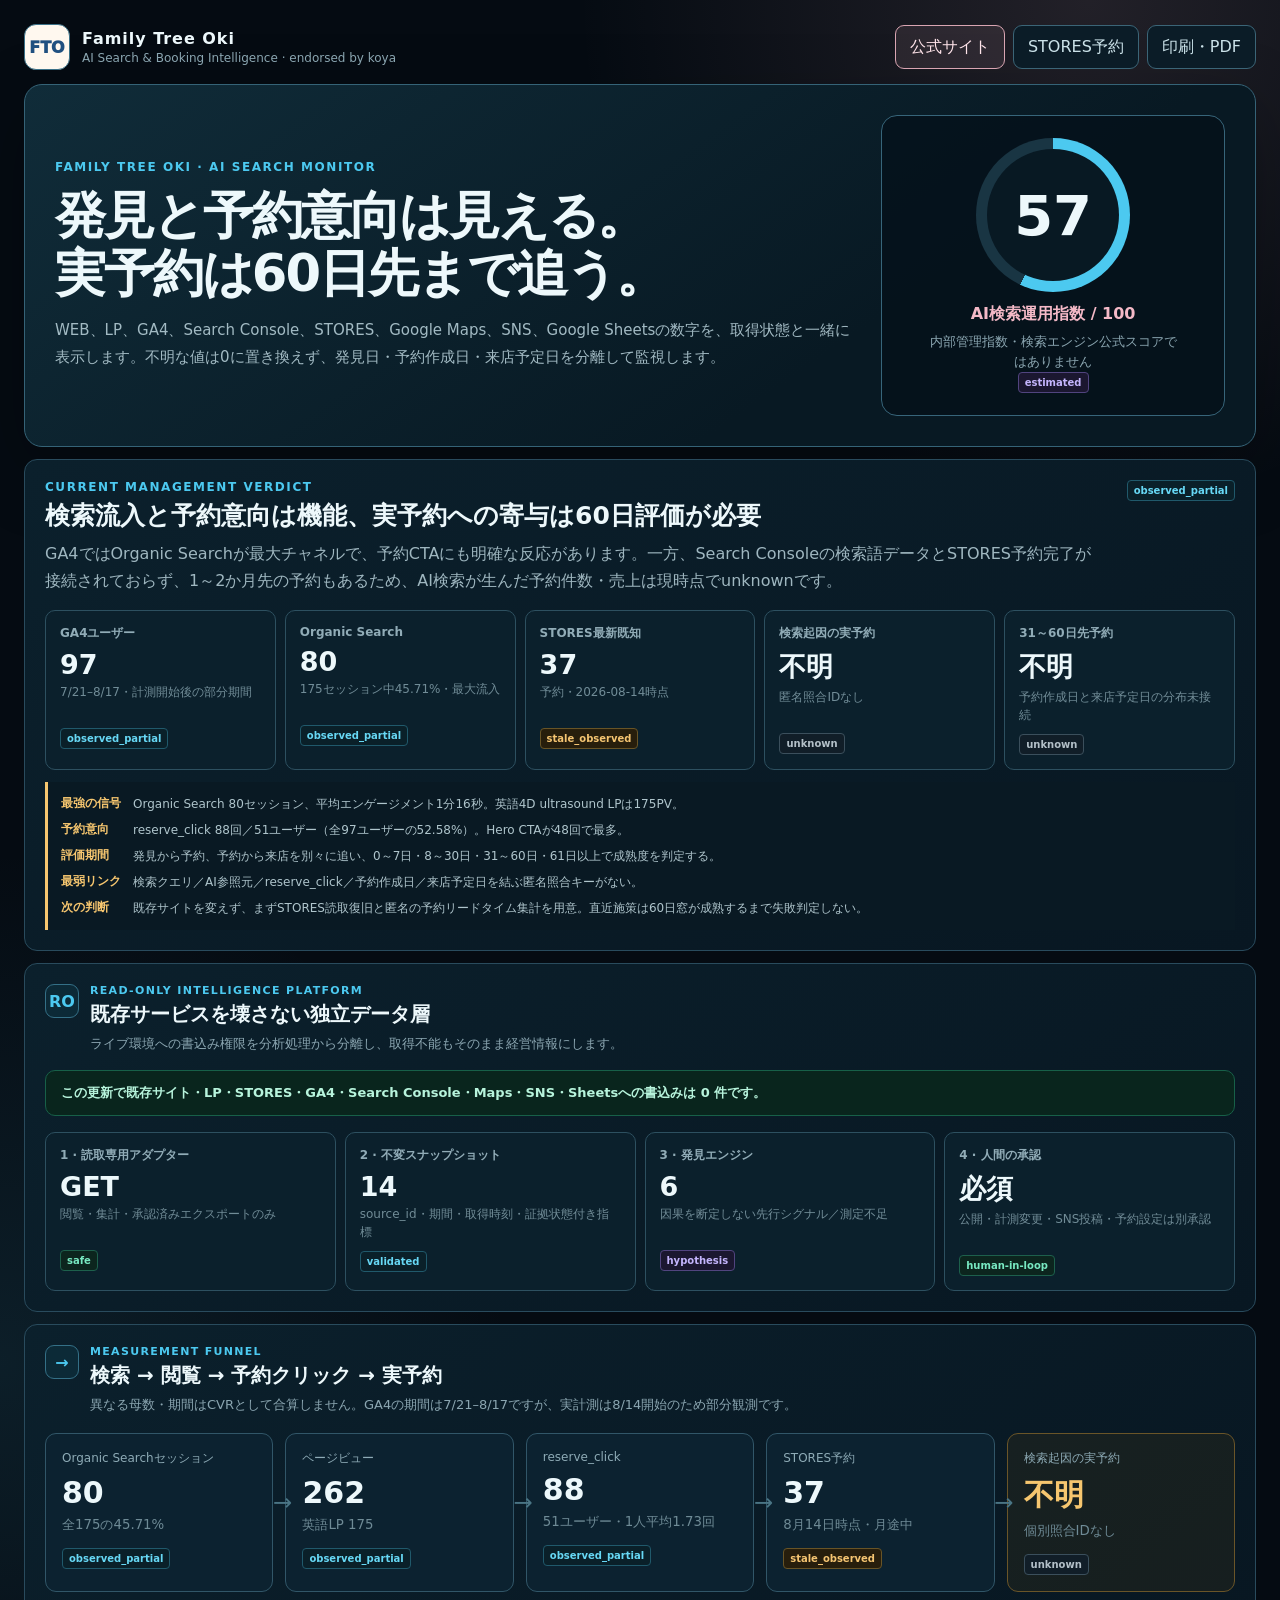
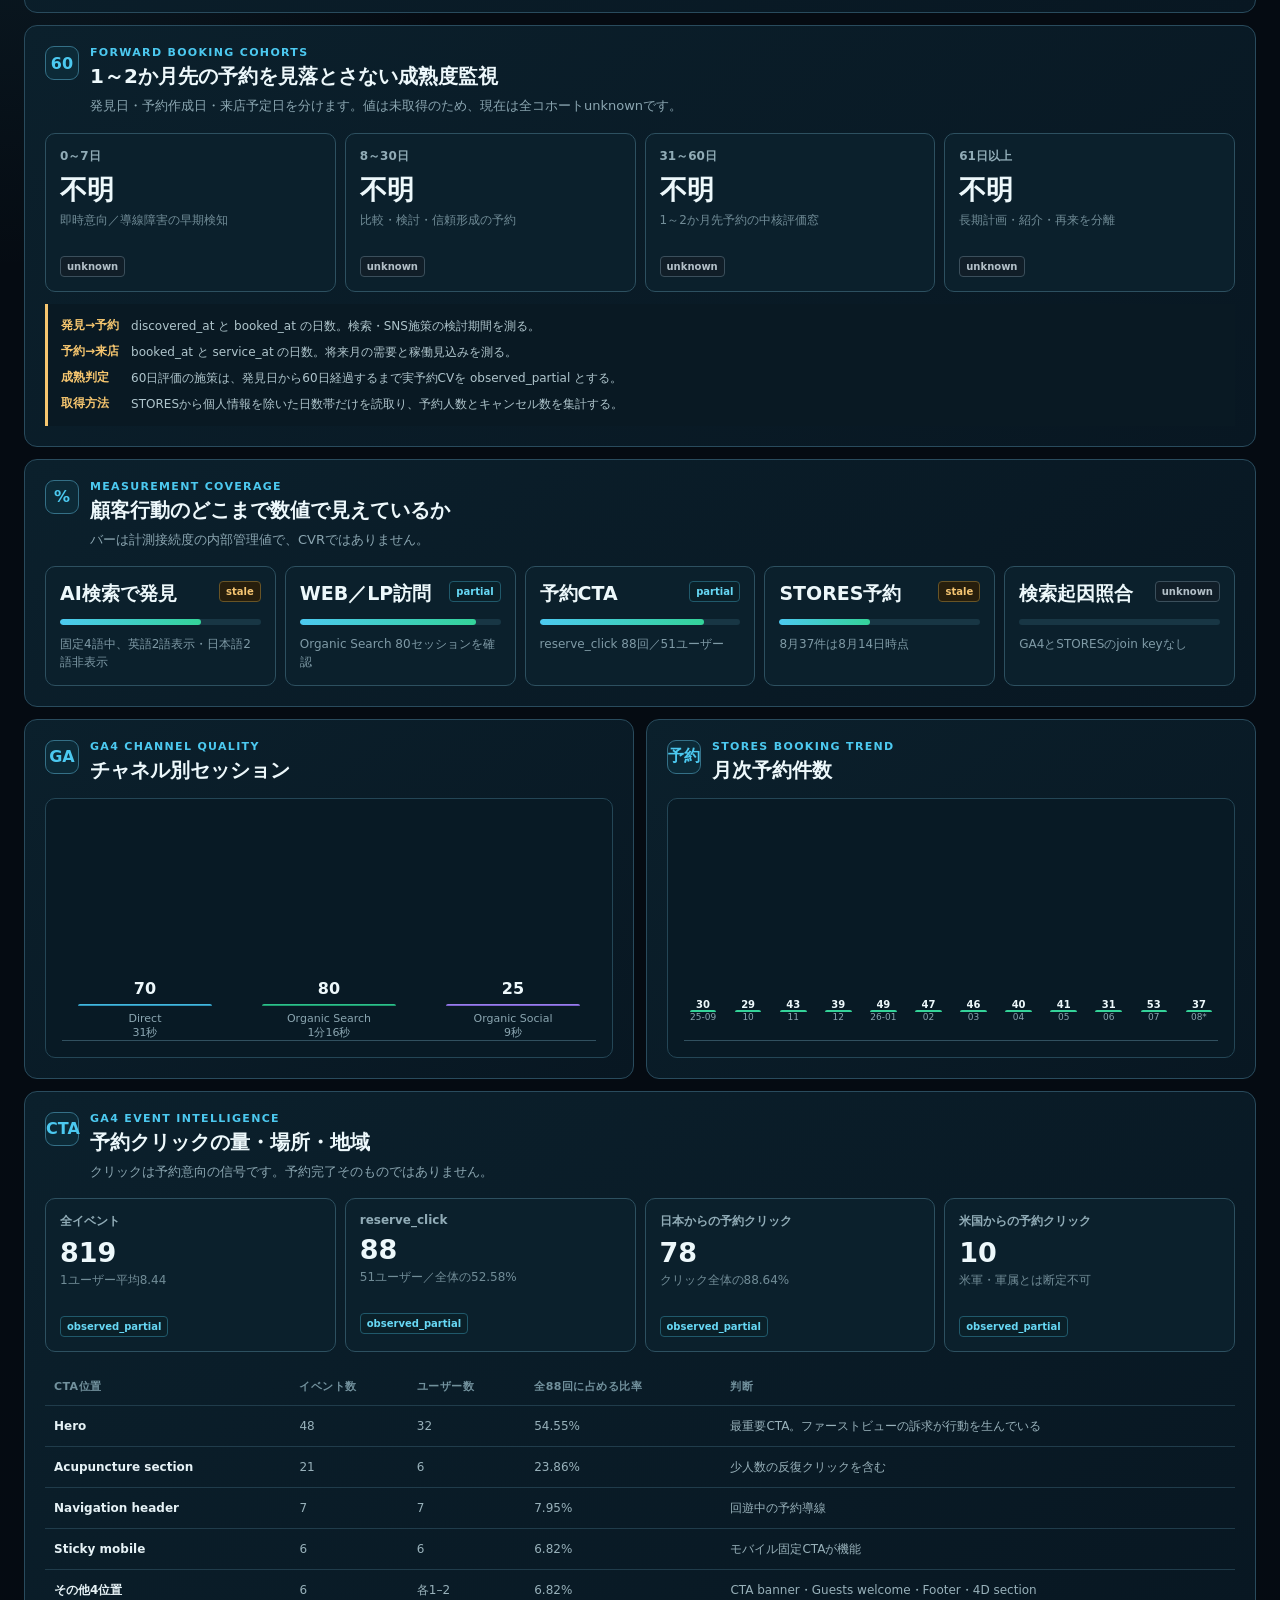
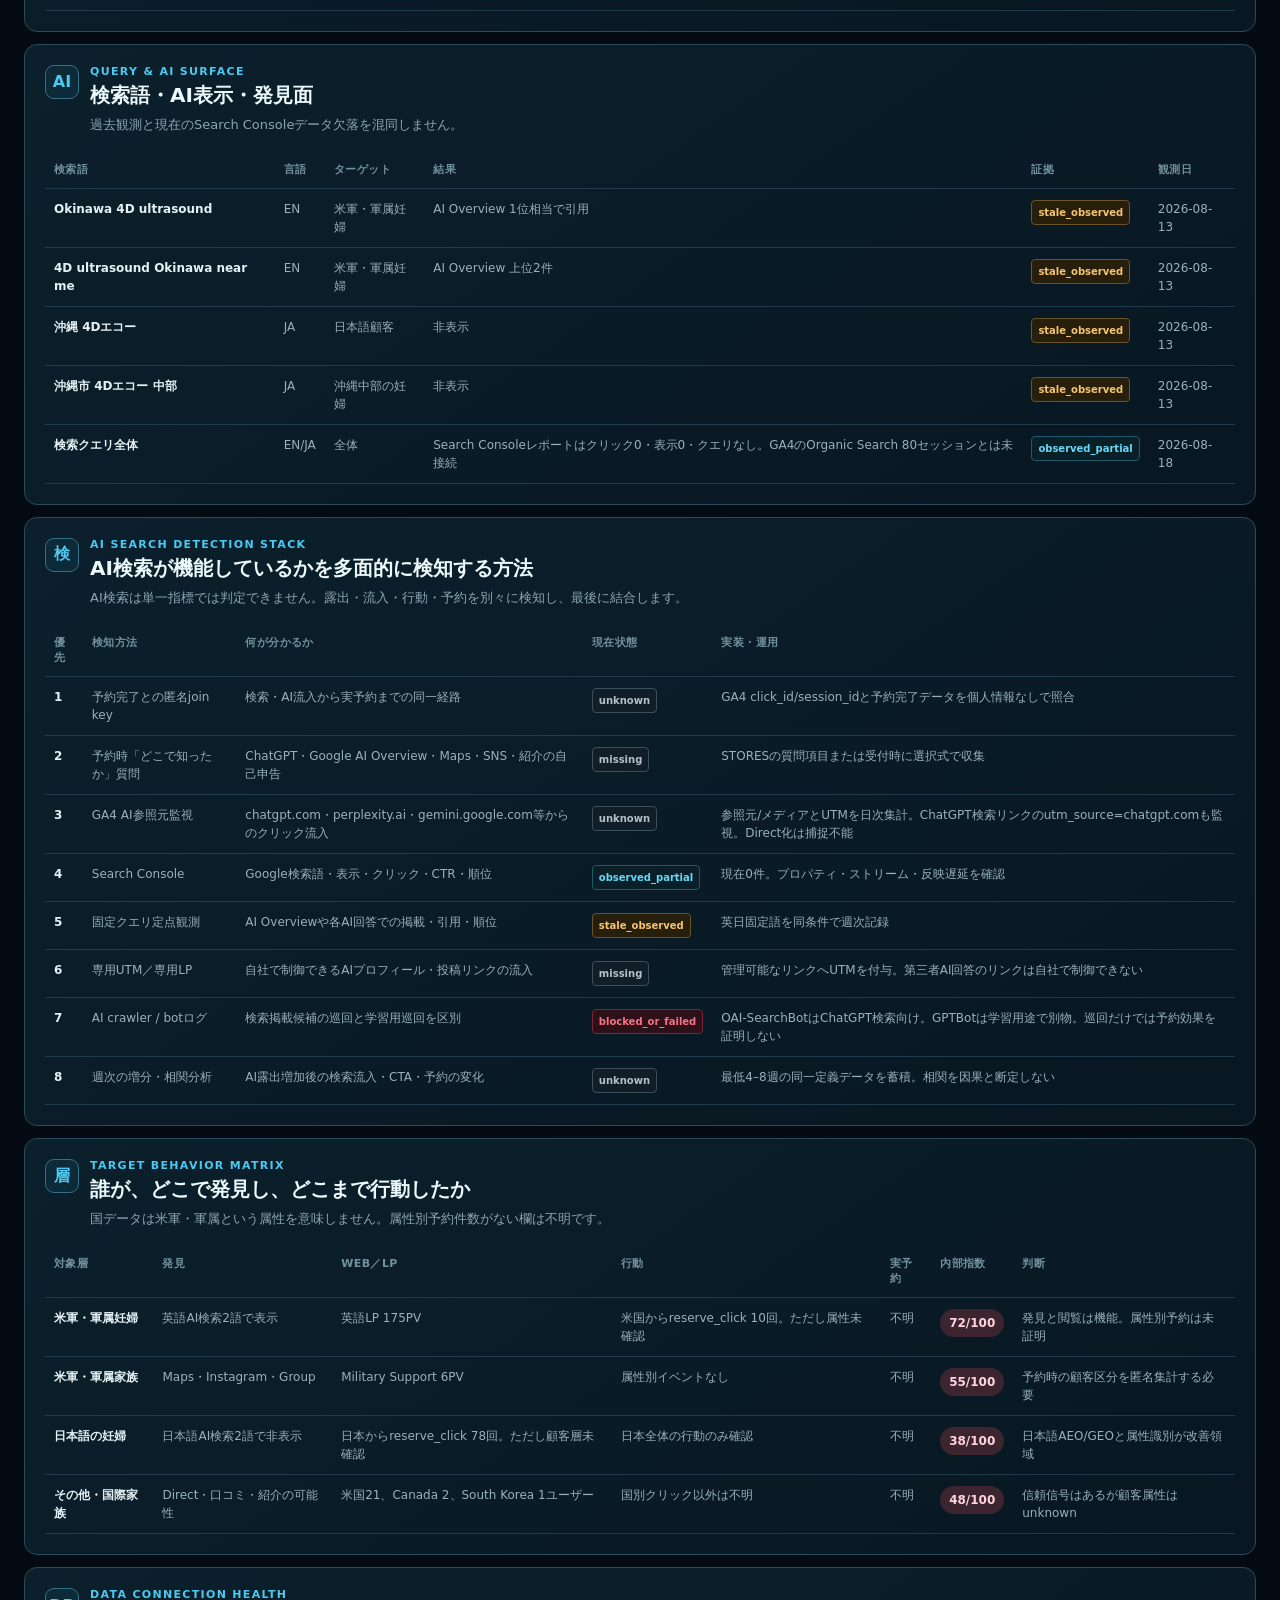
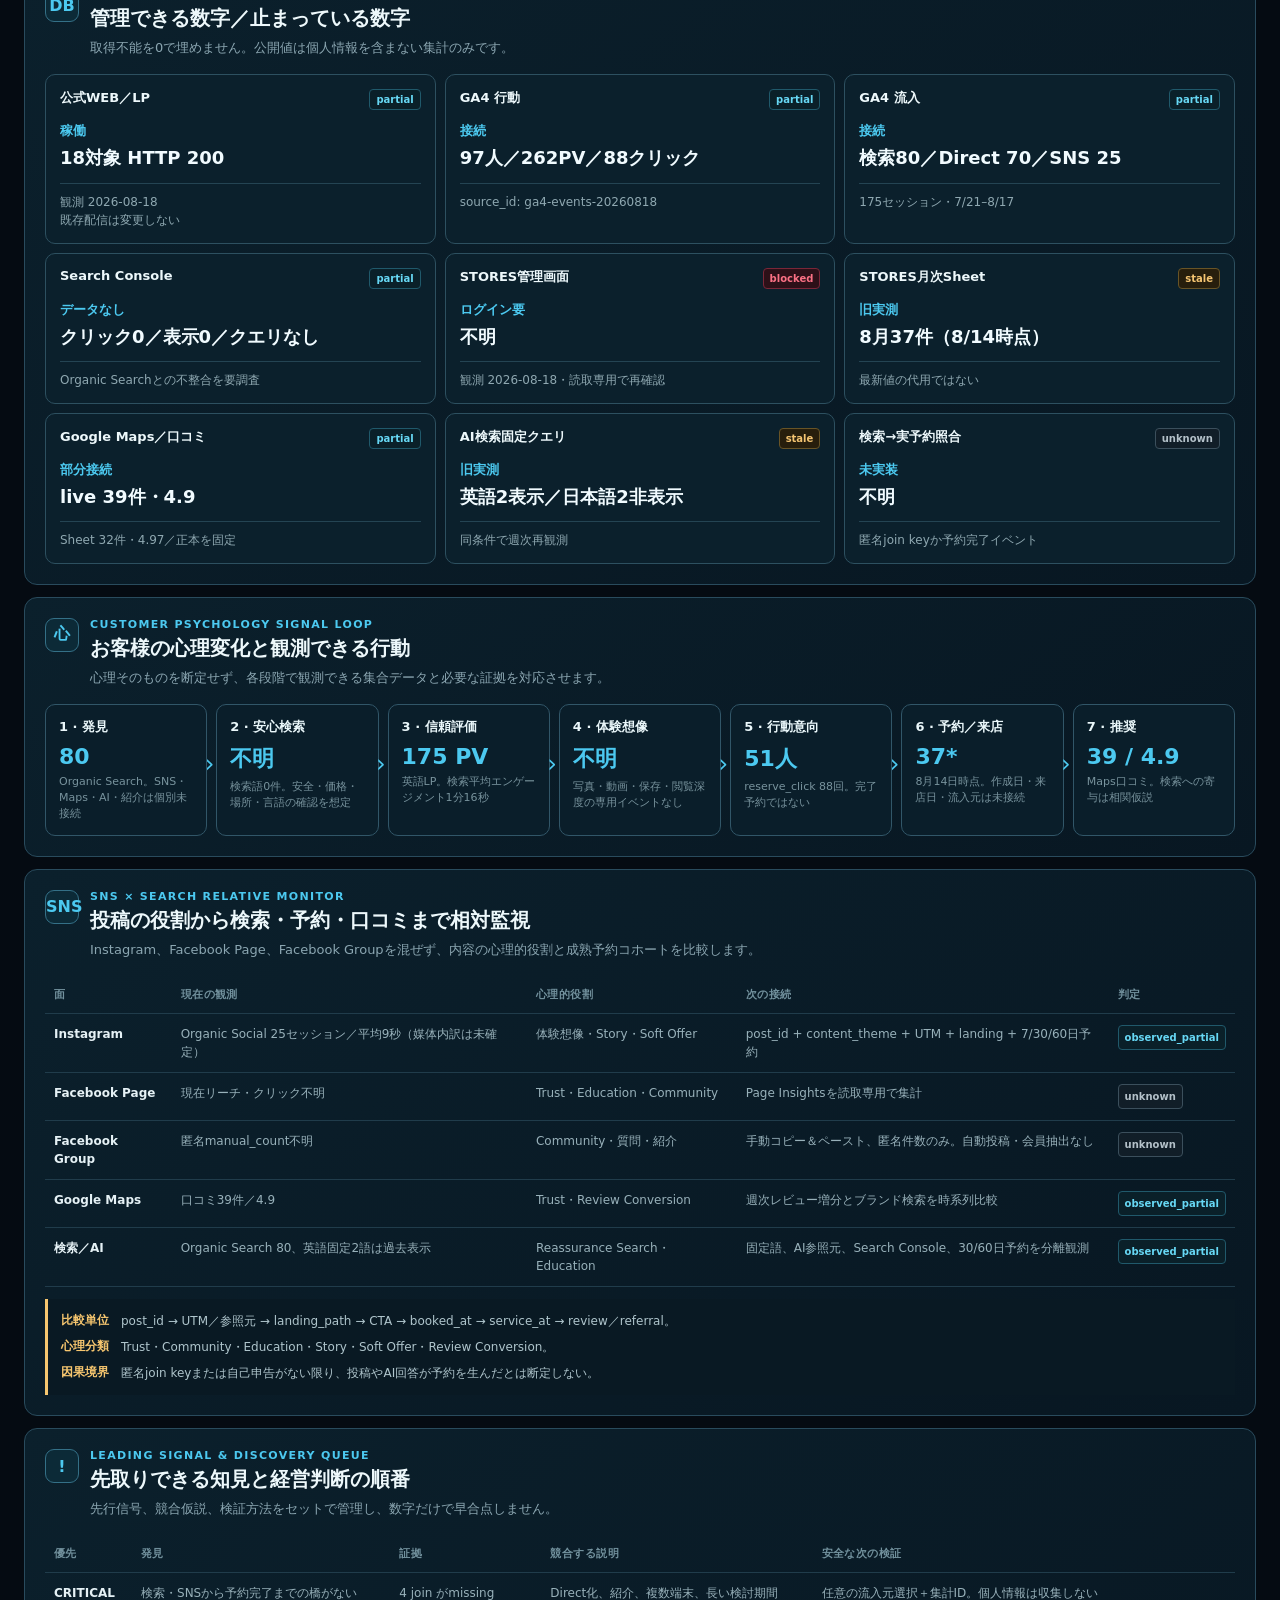
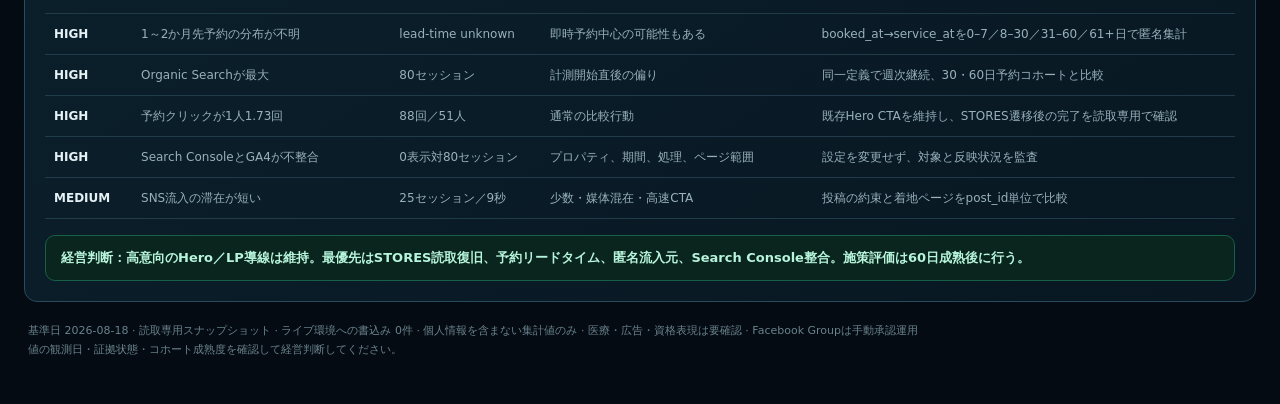
<file: familytreeoki-ai-search/index.html>
<!doctype html>
<html lang="ja">
<head>
  <meta charset="utf-8">
  <meta name="viewport" content="width=device-width,initial-scale=1">
  <meta name="theme-color" content="#07131d">
  <meta name="description" content="Family Tree OkiのAI検索、WEB・LP行動、予約導線を証拠状態付きで可視化する経営ダッシュボード">
  <title>Family Tree Oki AI検索・予約ダッシュボード | koya</title>
  <style>
    :root{--bg:#050b12;--panel:#0b202c;--raised:#0e2a38;--line:#294b5d;--text:#edf8fb;--muted:#8ba6b1;--cyan:#4cc9f0;--teal:#34d399;--amber:#f6c66f;--rose:#f4b9c7;--red:#fb7185;--violet:#c4b5fd}
    *{box-sizing:border-box}html{scroll-behavior:smooth}body{margin:0;background:radial-gradient(circle at 85% 0,rgb(244 185 199/12%),transparent 32rem),radial-gradient(circle at 0 20%,rgb(76 201 240/10%),transparent 32rem),var(--bg);color:var(--text);font-family:Inter,"Noto Sans JP","Yu Gothic UI",Meiryo,system-ui,sans-serif}
    a,button{font:inherit}a{color:inherit}.shell{max-width:1480px;margin:auto;padding:24px}.top{display:flex;align-items:center;justify-content:space-between;gap:16px;margin-bottom:14px}.brand{display:flex;align-items:center;gap:12px}.mark{width:46px;height:46px;display:grid;place-items:center;border:1px solid #3b7188;border-radius:12px;background:#fff8ef;color:#205080;font-weight:1000}.brand b{display:block;font-size:16px;letter-spacing:.06em}.brand small{display:block;margin-top:3px;color:var(--muted);font-size:12px}.top-actions{display:flex;gap:8px;flex-wrap:wrap}.button{min-height:44px;padding:0 14px;display:inline-flex;align-items:center;border:1px solid #3b6577;border-radius:9px;background:#0b1c27;color:#cbe2e9;text-decoration:none;cursor:pointer}.button.primary{border-color:#d9a5b2;color:#ffe4ea;background:rgb(217 165 178/10%)}
    .hero{padding:30px;display:grid;grid-template-columns:minmax(0,1.4fr) minmax(280px,.6fr);gap:24px;align-items:center;border:1px solid #356377;border-radius:18px;background:linear-gradient(145deg,#102c39,#081923 68%);box-shadow:0 24px 70px rgb(0 0 0/25%)}.eyebrow{color:var(--cyan);font-size:12px;font-weight:900;letter-spacing:.13em}.hero h1{max-width:900px;margin:12px 0 14px;font-size:clamp(30px,4vw,52px);line-height:1.15;letter-spacing:-.04em}.hero p{max-width:930px;margin:0;color:#a2bac3;font-size:15px;line-height:1.8}.score{min-height:250px;padding:22px;display:grid;place-items:center;align-content:center;border:1px solid #37657a;border-radius:16px;background:rgb(4 15 23/65%);text-align:center}.ring{width:154px;height:154px;display:grid;place-items:center;border-radius:50%;background:conic-gradient(var(--cyan) 0 205.2deg,#193543 205.2deg);position:relative}.ring:after{content:"";position:absolute;inset:11px;border-radius:50%;background:#081923}.ring strong{position:relative;z-index:1;font-size:56px}.score span{margin-top:12px;color:var(--rose);font-weight:900}.score small{max-width:250px;margin-top:7px;color:var(--muted);line-height:1.5}
    .panel{margin-top:12px;padding:20px;border:1px solid var(--line);border-radius:13px;background:linear-gradient(145deg,#0b202c,#081722)}.section-head{display:flex;align-items:flex-start;gap:11px}.icon{width:34px;height:34px;display:grid;place-items:center;flex:0 0 auto;border:1px solid #347087;border-radius:9px;background:#0c2a37;color:var(--cyan);font-weight:900}.section-head small{display:block;color:var(--cyan);font-size:11px;font-weight:900;letter-spacing:.12em}.section-head h2{margin:4px 0 0;font-size:20px}.section-head p{margin:6px 0 0;color:var(--muted);font-size:13px;line-height:1.55}
    .verdict{display:flex;align-items:flex-start;justify-content:space-between;gap:20px}.verdict h2{margin:5px 0 8px;font-size:25px}.verdict p{max-width:1050px;margin:0;color:#9fb7c0;line-height:1.7}.grid5{margin-top:16px;display:grid;grid-template-columns:repeat(5,minmax(0,1fr));gap:9px}.grid4{margin-top:16px;display:grid;grid-template-columns:repeat(4,minmax(0,1fr));gap:9px}.grid3{margin-top:16px;display:grid;grid-template-columns:repeat(3,minmax(0,1fr));gap:9px}.card{min-width:0;padding:14px;border:1px solid #2d5060;border-radius:10px;background:var(--panel)}.card>span{display:block;color:#91acb7;font-size:12px;font-weight:800}.card>strong{display:block;margin-top:7px;font-size:27px;font-variant-numeric:tabular-nums}.card>small{display:block;min-height:34px;margin:4px 0 9px;color:#718c97;font-size:12px;line-height:1.45}.e{display:inline-flex;width:max-content;padding:4px 6px;border:1px solid #3b4f5c;border-radius:4px;background:#111e28;color:#a8b7c0;font-size:10px;font-weight:900}.observed{color:#78e9c2;border-color:#1d604c;background:#0c251e}.partial{color:#67d8f5;border-color:#20596b;background:#0a2029}.stale{color:#f5c572;border-color:#685426;background:#271e0c}.estimated{color:#c4b5fd;border-color:#51447f;background:#1b1730}.unknown{color:#b3c0c8}.blocked{color:#fb7185;border-color:#7a2638;background:#2d1018}
    .decision{margin-top:12px;padding:13px;display:grid;grid-template-columns:auto minmax(0,1fr);gap:8px 12px;border-left:3px solid var(--amber);background:#091923}.decision b{color:var(--amber);font-size:12px}.decision span{color:#afc5cc;font-size:12px;line-height:1.5}.funnel{margin-top:18px;display:grid;grid-template-columns:repeat(5,minmax(0,1fr));gap:12px}.stage{position:relative;min-height:150px;padding:16px;border:1px solid #315668;border-radius:11px;background:#0c2230}.stage:not(:last-child):after{content:"→";position:absolute;right:-20px;top:55px;color:#4a7585;font-size:23px;z-index:2}.stage span{display:block;color:#8eabb6;font-size:12px}.stage strong{display:block;margin-top:8px;font-size:30px}.stage small{display:block;margin:5px 0 12px;color:#6f8b96;line-height:1.5}.stage.last{border-color:#6a5528;background:rgb(73 54 20/22%)}.stage.last strong{color:var(--amber)}
    .meter{height:6px;margin-top:12px;overflow:hidden;border-radius:6px;background:#183644}.meter i{display:block;height:100%;border-radius:inherit;background:linear-gradient(90deg,var(--cyan),var(--teal))}.coverage .card header{display:flex;align-items:flex-start;justify-content:space-between;gap:8px}.coverage .card header strong{font-size:19px}.coverage .card p{margin:10px 0 0;color:#7f9aa6;font-size:12px;line-height:1.5}.charts{display:grid;grid-template-columns:1fr 1fr;gap:12px}.chart{height:260px;margin-top:14px;padding:16px;border:1px solid #244656;border-radius:10px;background:#081a25}.bars{height:100%;display:flex;align-items:end;justify-content:space-around;gap:18px;border-bottom:1px solid #31505f}.bar{width:25%;display:grid;align-content:end;justify-items:center;gap:6px;height:100%}.bar i{width:100%;min-height:2px;border-radius:7px 7px 0 0;background:linear-gradient(#4cc9f0,#247fa3)}.bar:nth-child(2) i{background:linear-gradient(#34d399,#16865f)}.bar:nth-child(3) i{background:linear-gradient(#a78bfa,#6b53bc)}.bar b{font-size:16px}.bar span{height:28px;color:var(--muted);font-size:11px;text-align:center}.trend{height:100%;display:flex;align-items:end;gap:7px;border-bottom:1px solid #31505f}.trend div{flex:1;display:grid;align-content:end;justify-items:center;height:100%}.trend i{width:70%;min-height:2px;border-radius:5px 5px 0 0;background:var(--teal)}.trend b{font-size:10px}.trend span{height:28px;color:var(--muted);font-size:9px}
    .table-wrap{margin-top:16px;overflow:auto}table{width:100%;min-width:920px;border-collapse:collapse}th,td{padding:11px 9px;border-bottom:1px solid #203c4b;text-align:left;vertical-align:top}th{color:#72919d;font-size:11px;letter-spacing:.04em}td{color:#98b1ba;font-size:12px;line-height:1.5}td strong{color:#e5f1f5}.pill{display:inline-flex;padding:5px 9px;border-radius:999px;background:#3d2530;color:#ffd4de;font-weight:900}.boundary{margin-top:16px;padding:13px 15px;border:1px solid #176048;border-radius:10px;background:#09251d;color:#b7f4dc;font-size:13px;font-weight:800}.flow{margin-top:16px;display:grid;grid-template-columns:repeat(7,minmax(0,1fr));gap:9px}.flow article{position:relative;min-height:126px;padding:13px;border:1px solid #315668;border-radius:10px;background:#0a1e2a}.flow article:not(:last-child):after{content:"›";position:absolute;right:-8px;top:45px;z-index:2;color:var(--cyan);font-size:24px}.flow b{display:block;color:#eaf7fa;font-size:13px}.flow strong{display:block;margin:8px 0 5px;color:var(--cyan);font-size:22px}.flow small{display:block;color:#78939d;font-size:11px;line-height:1.45}.connections .card header{display:flex;justify-content:space-between;gap:8px}.connections .card header strong{font-size:13px}.connections .card h3{margin:12px 0 5px;color:var(--cyan);font-size:13px}.connections .card p{margin:0;color:#f1fbff;font-size:18px;font-weight:800;line-height:1.4}.connections .card footer{margin-top:12px;padding-top:9px;border-top:1px solid #244453;color:#8fa8b1;font-size:12px;line-height:1.5}.foot{padding:20px 4px;color:#69838e;font-size:11px;line-height:1.7}.print-note{display:none}
    @media(max-width:1150px){.grid5{grid-template-columns:repeat(3,1fr)}.grid4{grid-template-columns:repeat(2,1fr)}.funnel,.flow{grid-template-columns:repeat(2,1fr)}.stage:after,.flow article:after{display:none}}
    @media(max-width:760px){.shell{padding:10px}.top,.verdict{display:grid}.hero,.charts{grid-template-columns:1fr}.hero{padding:22px}.grid5,.grid4,.grid3,.funnel,.flow{grid-template-columns:1fr}.decision{grid-template-columns:1fr}.top-actions{width:100%}.button{flex:1;justify-content:center}.score{min-height:220px}.panel{padding:15px}.chart{height:230px}.brand small{font-size:11px}}
    @media print{body{background:#fff;color:#17232b}.top-actions{display:none}.panel,.hero,.card,.chart,.score,.stage{break-inside:avoid;background:#fff;color:#17232b;box-shadow:none}.hero h1,.card>strong,.stage strong,.connections .card p{color:#17232b}.print-note{display:block}}
  </style>
</head>
<body>
  <main class="shell">
    <header class="top"><div class="brand"><div class="mark">FTO</div><div><b>Family Tree Oki</b><small>AI Search &amp; Booking Intelligence · endorsed by koya</small></div></div><div class="top-actions"><a class="button primary" href="https://familytreeoki.com/military-family-support/" target="_blank" rel="noreferrer">公式サイト</a><a class="button" href="https://familytree-oki.stores.jp/reserve/familytree_oki/1516927#pageContent" target="_blank" rel="noreferrer">STORES予約</a><button class="button" onclick="window.print()">印刷・PDF</button></div></header>
    <section class="hero"><div><div class="eyebrow">FAMILY TREE OKI · AI SEARCH MONITOR</div><h1>発見と予約意向は見える。<br>実予約は60日先まで追う。</h1><p>WEB、LP、GA4、Search Console、STORES、Google Maps、SNS、Google Sheetsの数字を、取得状態と一緒に表示します。不明な値は0に置き換えず、発見日・予約作成日・来店予定日を分離して監視します。</p></div><aside class="score"><div class="ring"><strong>57</strong></div><span>AI検索運用指数 / 100</span><small>内部管理指数・検索エンジン公式スコアではありません</small><div class="e estimated">estimated</div></aside></section>
    <section class="panel"><div class="verdict"><div><div class="eyebrow">CURRENT MANAGEMENT VERDICT</div><h2>検索流入と予約意向は機能、実予約への寄与は60日評価が必要</h2><p>GA4ではOrganic Searchが最大チャネルで、予約CTAにも明確な反応があります。一方、Search Consoleの検索語データとSTORES予約完了が接続されておらず、1～2か月先の予約もあるため、AI検索が生んだ予約件数・売上は現時点でunknownです。</p></div><div class="e partial">observed_partial</div></div><div class="grid5"><article class="card"><span>GA4ユーザー</span><strong>97</strong><small>7/21–8/17・計測開始後の部分期間</small><div class="e partial">observed_partial</div></article><article class="card"><span>Organic Search</span><strong>80</strong><small>175セッション中45.71%・最大流入</small><div class="e partial">observed_partial</div></article><article class="card"><span>STORES最新既知</span><strong>37</strong><small>予約・2026-08-14時点</small><div class="e stale">stale_observed</div></article><article class="card"><span>検索起因の実予約</span><strong>不明</strong><small>匿名照合IDなし</small><div class="e unknown">unknown</div></article><article class="card"><span>31～60日先予約</span><strong>不明</strong><small>予約作成日と来店予定日の分布未接続</small><div class="e unknown">unknown</div></article></div><div class="decision"><b>最強の信号</b><span>Organic Search 80セッション、平均エンゲージメント1分16秒。英語4D ultrasound LPは175PV。</span><b>予約意向</b><span>reserve_click 88回／51ユーザー（全97ユーザーの52.58%）。Hero CTAが48回で最多。</span><b>評価期間</b><span>発見から予約、予約から来店を別々に追い、0～7日・8～30日・31～60日・61日以上で成熟度を判定する。</span><b>最弱リンク</b><span>検索クエリ／AI参照元／reserve_click／予約作成日／来店予定日を結ぶ匿名照合キーがない。</span><b>次の判断</b><span>既存サイトを変えず、まずSTORES読取復旧と匿名の予約リードタイム集計を用意。直近施策は60日窓が成熟するまで失敗判定しない。</span></div></section>
    <section class="panel"><div class="section-head"><div class="icon">RO</div><div><small>READ-ONLY INTELLIGENCE PLATFORM</small><h2>既存サービスを壊さない独立データ層</h2><p>ライブ環境への書込み権限を分析処理から分離し、取得不能もそのまま経営情報にします。</p></div></div><div class="boundary">この更新で既存サイト・LP・STORES・GA4・Search Console・Maps・SNS・Sheetsへの書込みは 0 件です。</div><div class="grid4"><article class="card"><span>1 · 読取専用アダプター</span><strong>GET</strong><small>閲覧・集計・承認済みエクスポートのみ</small><div class="e observed">safe</div></article><article class="card"><span>2 · 不変スナップショット</span><strong>14</strong><small>source_id・期間・取得時刻・証拠状態付き指標</small><div class="e partial">validated</div></article><article class="card"><span>3 · 発見エンジン</span><strong>6</strong><small>因果を断定しない先行シグナル／測定不足</small><div class="e estimated">hypothesis</div></article><article class="card"><span>4 · 人間の承認</span><strong>必須</strong><small>公開・計測変更・SNS投稿・予約設定は別承認</small><div class="e observed">human-in-loop</div></article></div></section>
    <section class="panel"><div class="section-head"><div class="icon">→</div><div><small>MEASUREMENT FUNNEL</small><h2>検索 → 閲覧 → 予約クリック → 実予約</h2><p>異なる母数・期間はCVRとして合算しません。GA4の期間は7/21–8/17ですが、実計測は8/14開始のため部分観測です。</p></div></div><div class="funnel"><article class="stage"><span>Organic Searchセッション</span><strong>80</strong><small>全175の45.71%</small><div class="e partial">observed_partial</div></article><article class="stage"><span>ページビュー</span><strong>262</strong><small>英語LP 175</small><div class="e partial">observed_partial</div></article><article class="stage"><span>reserve_click</span><strong>88</strong><small>51ユーザー・1人平均1.73回</small><div class="e partial">observed_partial</div></article><article class="stage"><span>STORES予約</span><strong>37</strong><small>8月14日時点・月途中</small><div class="e stale">stale_observed</div></article><article class="stage last"><span>検索起因の実予約</span><strong>不明</strong><small>個別照合IDなし</small><div class="e unknown">unknown</div></article></div></section>
    <section class="panel"><div class="section-head"><div class="icon">60</div><div><small>FORWARD BOOKING COHORTS</small><h2>1～2か月先の予約を見落とさない成熟度監視</h2><p>発見日・予約作成日・来店予定日を分けます。値は未取得のため、現在は全コホートunknownです。</p></div></div><div class="grid4"><article class="card"><span>0～7日</span><strong>不明</strong><small>即時意向／導線障害の早期検知</small><div class="e unknown">unknown</div></article><article class="card"><span>8～30日</span><strong>不明</strong><small>比較・検討・信頼形成の予約</small><div class="e unknown">unknown</div></article><article class="card"><span>31～60日</span><strong>不明</strong><small>1～2か月先予約の中核評価窓</small><div class="e unknown">unknown</div></article><article class="card"><span>61日以上</span><strong>不明</strong><small>長期計画・紹介・再来を分離</small><div class="e unknown">unknown</div></article></div><div class="decision"><b>発見→予約</b><span>discovered_at と booked_at の日数。検索・SNS施策の検討期間を測る。</span><b>予約→来店</b><span>booked_at と service_at の日数。将来月の需要と稼働見込みを測る。</span><b>成熟判定</b><span>60日評価の施策は、発見日から60日経過するまで実予約CVを observed_partial とする。</span><b>取得方法</b><span>STORESから個人情報を除いた日数帯だけを読取り、予約人数とキャンセル数を集計する。</span></div></section>
    <section class="panel coverage"><div class="section-head"><div class="icon">%</div><div><small>MEASUREMENT COVERAGE</small><h2>顧客行動のどこまで数値で見えているか</h2><p>バーは計測接続度の内部管理値で、CVRではありません。</p></div></div><div class="grid5"><article class="card"><header><strong>AI検索で発見</strong><div class="e stale">stale</div></header><div class="meter"><i style="width:70%"></i></div><p>固定4語中、英語2語表示・日本語2語非表示</p></article><article class="card"><header><strong>WEB／LP訪問</strong><div class="e partial">partial</div></header><div class="meter"><i style="width:88%"></i></div><p>Organic Search 80セッションを確認</p></article><article class="card"><header><strong>予約CTA</strong><div class="e partial">partial</div></header><div class="meter"><i style="width:82%"></i></div><p>reserve_click 88回／51ユーザー</p></article><article class="card"><header><strong>STORES予約</strong><div class="e stale">stale</div></header><div class="meter"><i style="width:45%"></i></div><p>8月37件は8月14日時点</p></article><article class="card"><header><strong>検索起因照合</strong><div class="e unknown">unknown</div></header><div class="meter"><i style="width:0%"></i></div><p>GA4とSTORESのjoin keyなし</p></article></div></section>
    <section class="charts"><article class="panel"><div class="section-head"><div class="icon">GA</div><div><small>GA4 CHANNEL QUALITY</small><h2>チャネル別セッション</h2></div></div><div class="chart"><div class="bars"><div class="bar"><b>70</b><i style="height:78%"></i><span>Direct<br>31秒</span></div><div class="bar"><b>80</b><i style="height:96%"></i><span>Organic Search<br>1分16秒</span></div><div class="bar"><b>25</b><i style="height:32%"></i><span>Organic Social<br>9秒</span></div></div></div></article><article class="panel"><div class="section-head"><div class="icon">予約</div><div><small>STORES BOOKING TREND</small><h2>月次予約件数</h2></div></div><div class="chart"><div class="trend"><div><b>30</b><i style="height:45%"></i><span>25-09</span></div><div><b>29</b><i style="height:43%"></i><span>10</span></div><div><b>43</b><i style="height:70%"></i><span>11</span></div><div><b>39</b><i style="height:62%"></i><span>12</span></div><div><b>49</b><i style="height:82%"></i><span>26-01</span></div><div><b>47</b><i style="height:77%"></i><span>02</span></div><div><b>46</b><i style="height:75%"></i><span>03</span></div><div><b>40</b><i style="height:64%"></i><span>04</span></div><div><b>41</b><i style="height:66%"></i><span>05</span></div><div><b>31</b><i style="height:47%"></i><span>06</span></div><div><b>53</b><i style="height:92%"></i><span>07</span></div><div><b>37</b><i style="height:58%"></i><span>08*</span></div></div></div></article></section>
    <section class="panel"><div class="section-head"><div class="icon">CTA</div><div><small>GA4 EVENT INTELLIGENCE</small><h2>予約クリックの量・場所・地域</h2><p>クリックは予約意向の信号です。予約完了そのものではありません。</p></div></div><div class="grid4"><article class="card"><span>全イベント</span><strong>819</strong><small>1ユーザー平均8.44</small><div class="e partial">observed_partial</div></article><article class="card"><span>reserve_click</span><strong>88</strong><small>51ユーザー／全体の52.58%</small><div class="e partial">observed_partial</div></article><article class="card"><span>日本からの予約クリック</span><strong>78</strong><small>クリック全体の88.64%</small><div class="e partial">observed_partial</div></article><article class="card"><span>米国からの予約クリック</span><strong>10</strong><small>米軍・軍属とは断定不可</small><div class="e partial">observed_partial</div></article></div><div class="table-wrap"><table><thead><tr><th>CTA位置</th><th>イベント数</th><th>ユーザー数</th><th>全88回に占める比率</th><th>判断</th></tr></thead><tbody><tr><td><strong>Hero</strong></td><td>48</td><td>32</td><td>54.55%</td><td>最重要CTA。ファーストビューの訴求が行動を生んでいる</td></tr><tr><td><strong>Acupuncture section</strong></td><td>21</td><td>6</td><td>23.86%</td><td>少人数の反復クリックを含む</td></tr><tr><td><strong>Navigation header</strong></td><td>7</td><td>7</td><td>7.95%</td><td>回遊中の予約導線</td></tr><tr><td><strong>Sticky mobile</strong></td><td>6</td><td>6</td><td>6.82%</td><td>モバイル固定CTAが機能</td></tr><tr><td><strong>その他4位置</strong></td><td>6</td><td>各1–2</td><td>6.82%</td><td>CTA banner・Guests welcome・Footer・4D section</td></tr></tbody></table></div></section>
    <section class="panel"><div class="section-head"><div class="icon">AI</div><div><small>QUERY &amp; AI SURFACE</small><h2>検索語・AI表示・発見面</h2><p>過去観測と現在のSearch Consoleデータ欠落を混同しません。</p></div></div><div class="table-wrap"><table><thead><tr><th>検索語</th><th>言語</th><th>ターゲット</th><th>結果</th><th>証拠</th><th>観測日</th></tr></thead><tbody><tr><td><strong>Okinawa 4D ultrasound</strong></td><td>EN</td><td>米軍・軍属妊婦</td><td>AI Overview 1位相当で引用</td><td><span class="e stale">stale_observed</span></td><td>2026-08-13</td></tr><tr><td><strong>4D ultrasound Okinawa near me</strong></td><td>EN</td><td>米軍・軍属妊婦</td><td>AI Overview 上位2件</td><td><span class="e stale">stale_observed</span></td><td>2026-08-13</td></tr><tr><td><strong>沖縄 4Dエコー</strong></td><td>JA</td><td>日本語顧客</td><td>非表示</td><td><span class="e stale">stale_observed</span></td><td>2026-08-13</td></tr><tr><td><strong>沖縄市 4Dエコー 中部</strong></td><td>JA</td><td>沖縄中部の妊婦</td><td>非表示</td><td><span class="e stale">stale_observed</span></td><td>2026-08-13</td></tr><tr><td><strong>検索クエリ全体</strong></td><td>EN/JA</td><td>全体</td><td>Search Consoleレポートはクリック0・表示0・クエリなし。GA4のOrganic Search 80セッションとは未接続</td><td><span class="e partial">observed_partial</span></td><td>2026-08-18</td></tr></tbody></table></div></section>
    <section class="panel"><div class="section-head"><div class="icon">検</div><div><small>AI SEARCH DETECTION STACK</small><h2>AI検索が機能しているかを多面的に検知する方法</h2><p>AI検索は単一指標では判定できません。露出・流入・行動・予約を別々に検知し、最後に結合します。</p></div></div><div class="table-wrap"><table><thead><tr><th>優先</th><th>検知方法</th><th>何が分かるか</th><th>現在状態</th><th>実装・運用</th></tr></thead><tbody><tr><td><strong>1</strong></td><td>予約完了との匿名join key</td><td>検索・AI流入から実予約までの同一経路</td><td><span class="e unknown">unknown</span></td><td>GA4 click_id/session_idと予約完了データを個人情報なしで照合</td></tr><tr><td><strong>2</strong></td><td>予約時「どこで知ったか」質問</td><td>ChatGPT・Google AI Overview・Maps・SNS・紹介の自己申告</td><td><span class="e unknown">missing</span></td><td>STORESの質問項目または受付時に選択式で収集</td></tr><tr><td><strong>3</strong></td><td>GA4 AI参照元監視</td><td>chatgpt.com・perplexity.ai・gemini.google.com等からのクリック流入</td><td><span class="e unknown">unknown</span></td><td>参照元/メディアとUTMを日次集計。ChatGPT検索リンクのutm_source=chatgpt.comも監視。Direct化は捕捉不能</td></tr><tr><td><strong>4</strong></td><td>Search Console</td><td>Google検索語・表示・クリック・CTR・順位</td><td><span class="e partial">observed_partial</span></td><td>現在0件。プロパティ・ストリーム・反映遅延を確認</td></tr><tr><td><strong>5</strong></td><td>固定クエリ定点観測</td><td>AI Overviewや各AI回答での掲載・引用・順位</td><td><span class="e stale">stale_observed</span></td><td>英日固定語を同条件で週次記録</td></tr><tr><td><strong>6</strong></td><td>専用UTM／専用LP</td><td>自社で制御できるAIプロフィール・投稿リンクの流入</td><td><span class="e unknown">missing</span></td><td>管理可能なリンクへUTMを付与。第三者AI回答のリンクは自社で制御できない</td></tr><tr><td><strong>7</strong></td><td>AI crawler / botログ</td><td>検索掲載候補の巡回と学習用巡回を区別</td><td><span class="e blocked">blocked_or_failed</span></td><td>OAI-SearchBotはChatGPT検索向け。GPTBotは学習用途で別物。巡回だけでは予約効果を証明しない</td></tr><tr><td><strong>8</strong></td><td>週次の増分・相関分析</td><td>AI露出増加後の検索流入・CTA・予約の変化</td><td><span class="e unknown">unknown</span></td><td>最低4–8週の同一定義データを蓄積。相関を因果と断定しない</td></tr></tbody></table></div></section>
    <section class="panel"><div class="section-head"><div class="icon">層</div><div><small>TARGET BEHAVIOR MATRIX</small><h2>誰が、どこで発見し、どこまで行動したか</h2><p>国データは米軍・軍属という属性を意味しません。属性別予約件数がない欄は不明です。</p></div></div><div class="table-wrap"><table><thead><tr><th>対象層</th><th>発見</th><th>WEB／LP</th><th>行動</th><th>実予約</th><th>内部指数</th><th>判断</th></tr></thead><tbody><tr><td><strong>米軍・軍属妊婦</strong></td><td>英語AI検索2語で表示</td><td>英語LP 175PV</td><td>米国からreserve_click 10回。ただし属性未確認</td><td>不明</td><td><span class="pill">72/100</span></td><td>発見と閲覧は機能。属性別予約は未証明</td></tr><tr><td><strong>米軍・軍属家族</strong></td><td>Maps・Instagram・Group</td><td>Military Support 6PV</td><td>属性別イベントなし</td><td>不明</td><td><span class="pill">55/100</span></td><td>予約時の顧客区分を匿名集計する必要</td></tr><tr><td><strong>日本語の妊婦</strong></td><td>日本語AI検索2語で非表示</td><td>日本からreserve_click 78回。ただし顧客層未確認</td><td>日本全体の行動のみ確認</td><td>不明</td><td><span class="pill">38/100</span></td><td>日本語AEO/GEOと属性識別が改善領域</td></tr><tr><td><strong>その他・国際家族</strong></td><td>Direct・口コミ・紹介の可能性</td><td>米国21、Canada 2、South Korea 1ユーザー</td><td>国別クリック以外は不明</td><td>不明</td><td><span class="pill">48/100</span></td><td>信頼信号はあるが顧客属性はunknown</td></tr></tbody></table></div></section>
    <section class="panel connections"><div class="section-head"><div class="icon">DB</div><div><small>DATA CONNECTION HEALTH</small><h2>管理できる数字／止まっている数字</h2><p>取得不能を0で埋めません。公開値は個人情報を含まない集計のみです。</p></div></div><div class="grid3"><article class="card"><header><strong>公式WEB／LP</strong><span class="e partial">partial</span></header><h3>稼働</h3><p>18対象 HTTP 200</p><footer>観測 2026-08-18<br>既存配信は変更しない</footer></article><article class="card"><header><strong>GA4 行動</strong><span class="e partial">partial</span></header><h3>接続</h3><p>97人／262PV／88クリック</p><footer>source_id: ga4-events-20260818</footer></article><article class="card"><header><strong>GA4 流入</strong><span class="e partial">partial</span></header><h3>接続</h3><p>検索80／Direct 70／SNS 25</p><footer>175セッション・7/21–8/17</footer></article><article class="card"><header><strong>Search Console</strong><span class="e partial">partial</span></header><h3>データなし</h3><p>クリック0／表示0／クエリなし</p><footer>Organic Searchとの不整合を要調査</footer></article><article class="card"><header><strong>STORES管理画面</strong><span class="e blocked">blocked</span></header><h3>ログイン要</h3><p>不明</p><footer>観測 2026-08-18・読取専用で再確認</footer></article><article class="card"><header><strong>STORES月次Sheet</strong><span class="e stale">stale</span></header><h3>旧実測</h3><p>8月37件（8/14時点）</p><footer>最新値の代用ではない</footer></article><article class="card"><header><strong>Google Maps／口コミ</strong><span class="e partial">partial</span></header><h3>部分接続</h3><p>live 39件・4.9</p><footer>Sheet 32件・4.97／正本を固定</footer></article><article class="card"><header><strong>AI検索固定クエリ</strong><span class="e stale">stale</span></header><h3>旧実測</h3><p>英語2表示／日本語2非表示</p><footer>同条件で週次再観測</footer></article><article class="card"><header><strong>検索→実予約照合</strong><span class="e unknown">unknown</span></header><h3>未実装</h3><p>不明</p><footer>匿名join keyか予約完了イベント</footer></article></div></section>
    <section class="panel"><div class="section-head"><div class="icon">心</div><div><small>CUSTOMER PSYCHOLOGY SIGNAL LOOP</small><h2>お客様の心理変化と観測できる行動</h2><p>心理そのものを断定せず、各段階で観測できる集合データと必要な証拠を対応させます。</p></div></div><div class="flow"><article><b>1 · 発見</b><strong>80</strong><small>Organic Search。SNS・Maps・AI・紹介は個別未接続</small></article><article><b>2 · 安心検索</b><strong>不明</strong><small>検索語0件。安全・価格・場所・言語の確認を想定</small></article><article><b>3 · 信頼評価</b><strong>175 PV</strong><small>英語LP。検索平均エンゲージメント1分16秒</small></article><article><b>4 · 体験想像</b><strong>不明</strong><small>写真・動画・保存・閲覧深度の専用イベントなし</small></article><article><b>5 · 行動意向</b><strong>51人</strong><small>reserve_click 88回。完了予約ではない</small></article><article><b>6 · 予約／来店</b><strong>37*</strong><small>8月14日時点。作成日・来店日・流入元は未接続</small></article><article><b>7 · 推奨</b><strong>39 / 4.9</strong><small>Maps口コミ。検索への寄与は相関仮説</small></article></div></section>
    <section class="panel"><div class="section-head"><div class="icon">SNS</div><div><small>SNS × SEARCH RELATIVE MONITOR</small><h2>投稿の役割から検索・予約・口コミまで相対監視</h2><p>Instagram、Facebook Page、Facebook Groupを混ぜず、内容の心理的役割と成熟予約コホートを比較します。</p></div></div><div class="table-wrap"><table><thead><tr><th>面</th><th>現在の観測</th><th>心理的役割</th><th>次の接続</th><th>判定</th></tr></thead><tbody><tr><td><strong>Instagram</strong></td><td>Organic Social 25セッション／平均9秒（媒体内訳は未確定）</td><td>体験想像・Story・Soft Offer</td><td>post_id + content_theme + UTM + landing + 7/30/60日予約</td><td><span class="e partial">observed_partial</span></td></tr><tr><td><strong>Facebook Page</strong></td><td>現在リーチ・クリック不明</td><td>Trust・Education・Community</td><td>Page Insightsを読取専用で集計</td><td><span class="e unknown">unknown</span></td></tr><tr><td><strong>Facebook Group</strong></td><td>匿名manual_count不明</td><td>Community・質問・紹介</td><td>手動コピー＆ペースト、匿名件数のみ。自動投稿・会員抽出なし</td><td><span class="e unknown">unknown</span></td></tr><tr><td><strong>Google Maps</strong></td><td>口コミ39件／4.9</td><td>Trust・Review Conversion</td><td>週次レビュー増分とブランド検索を時系列比較</td><td><span class="e partial">observed_partial</span></td></tr><tr><td><strong>検索／AI</strong></td><td>Organic Search 80、英語固定2語は過去表示</td><td>Reassurance Search・Education</td><td>固定語、AI参照元、Search Console、30/60日予約を分離観測</td><td><span class="e partial">observed_partial</span></td></tr></tbody></table></div><div class="decision"><b>比較単位</b><span>post_id → UTM／参照元 → landing_path → CTA → booked_at → service_at → review／referral。</span><b>心理分類</b><span>Trust・Community・Education・Story・Soft Offer・Review Conversion。</span><b>因果境界</b><span>匿名join keyまたは自己申告がない限り、投稿やAI回答が予約を生んだとは断定しない。</span></div></section>
    <section class="panel"><div class="section-head"><div class="icon">!</div><div><small>LEADING SIGNAL &amp; DISCOVERY QUEUE</small><h2>先取りできる知見と経営判断の順番</h2><p>先行信号、競合仮説、検証方法をセットで管理し、数字だけで早合点しません。</p></div></div><div class="table-wrap"><table><thead><tr><th>優先</th><th>発見</th><th>証拠</th><th>競合する説明</th><th>安全な次の検証</th></tr></thead><tbody><tr><td><strong>CRITICAL</strong></td><td>検索・SNSから予約完了までの橋がない</td><td>4 join がmissing</td><td>Direct化、紹介、複数端末、長い検討期間</td><td>任意の流入元選択＋集計ID。個人情報は収集しない</td></tr><tr><td><strong>HIGH</strong></td><td>1～2か月先予約の分布が不明</td><td>lead-time unknown</td><td>即時予約中心の可能性もある</td><td>booked_at→service_atを0–7／8–30／31–60／61+日で匿名集計</td></tr><tr><td><strong>HIGH</strong></td><td>Organic Searchが最大</td><td>80セッション</td><td>計測開始直後の偏り</td><td>同一定義で週次継続、30・60日予約コホートと比較</td></tr><tr><td><strong>HIGH</strong></td><td>予約クリックが1人1.73回</td><td>88回／51人</td><td>通常の比較行動</td><td>既存Hero CTAを維持し、STORES遷移後の完了を読取専用で確認</td></tr><tr><td><strong>HIGH</strong></td><td>Search ConsoleとGA4が不整合</td><td>0表示対80セッション</td><td>プロパティ、期間、処理、ページ範囲</td><td>設定を変更せず、対象と反映状況を監査</td></tr><tr><td><strong>MEDIUM</strong></td><td>SNS流入の滞在が短い</td><td>25セッション／9秒</td><td>少数・媒体混在・高速CTA</td><td>投稿の約束と着地ページをpost_id単位で比較</td></tr></tbody></table></div><div class="boundary">経営判断：高意向のHero／LP導線は維持。最優先はSTORES読取復旧、予約リードタイム、匿名流入元、Search Console整合。施策評価は60日成熟後に行う。</div></section>
    <footer class="foot">基準日 2026-08-18 · 読取専用スナップショット · ライブ環境への書込み 0件 · 個人情報を含まない集計値のみ · 医療・広告・資格表現は要確認 · Facebook Groupは手動承認運用<br>値の観測日・証拠状態・コホート成熟度を確認して経営判断してください。</footer>
  </main>
</body>
</html>
</file>
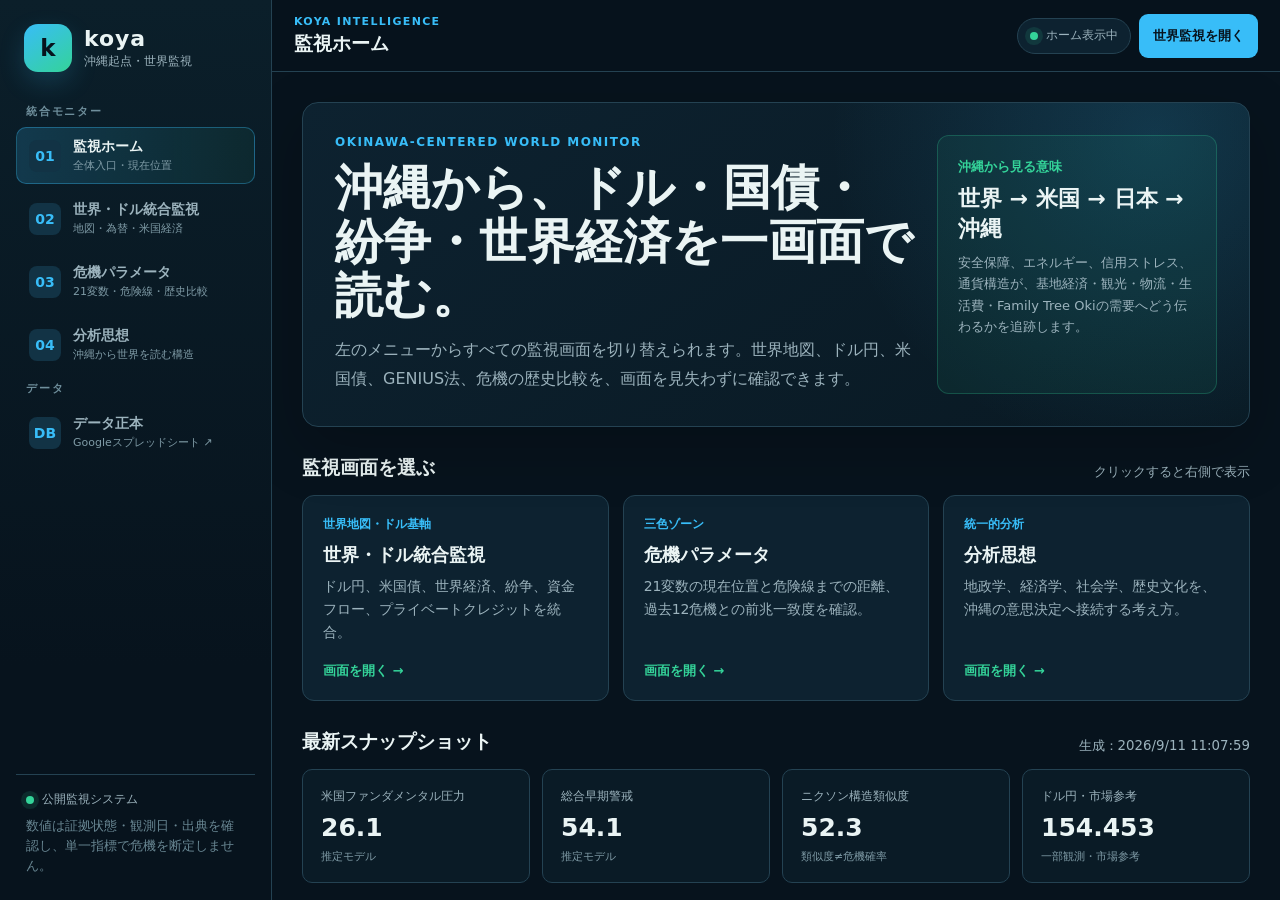
<file: oki-world-monitor/index.html>
<!doctype html>
<html lang="ja">
<head>
  <meta charset="UTF-8">
  <meta name="viewport" content="width=device-width,initial-scale=1">
  <meta name="theme-color" content="#07131d">
  <meta name="description" content="沖縄から世界経済・ドル・地政学を読む、koya統合監視ホーム">
  <title>koya 監視ホーム｜沖縄から世界を読む</title>
  <style>
    :root{
      --base:#07131d;--panel:#0d2230;--raised:#123345;--border:#244252;
      --text:#eaf4f4;--muted:#9cb3bd;--cyan:#38bdf8;--teal:#34d399;
      --gold:#d79a25;--danger:#fb7185;--navy:#183050;
      --focus:0 0 0 3px rgb(56 189 248 / 34%);
      font-family:Inter,"Noto Sans JP","Yu Gothic UI",Meiryo,system-ui,sans-serif;
      color-scheme:dark;
    }
    *{box-sizing:border-box}
    html,body{margin:0;min-height:100%;background:var(--base);color:var(--text)}
    body{min-height:100vh;overflow:hidden}
    button,a{font:inherit}
    button:focus-visible,a:focus-visible{outline:none;box-shadow:var(--focus)}
    .shell{display:grid;grid-template-columns:272px minmax(0,1fr);min-height:100vh}
    .sidebar{
      position:relative;z-index:20;display:flex;flex-direction:column;min-height:100vh;
      padding:24px 16px;border-right:1px solid var(--border);
      background:linear-gradient(180deg,#0b1f2a 0%,#07131d 74%);
    }
    .brand{display:flex;align-items:center;gap:12px;padding:0 8px 24px}
    .brand-mark{
      display:grid;place-items:center;width:48px;height:48px;border-radius:14px;
      color:#07131d;background:linear-gradient(145deg,var(--cyan),var(--teal));
      font-size:23px;font-weight:900;box-shadow:0 10px 26px rgb(56 189 248 / 18%);
    }
    .brand b{display:block;font-size:22px;letter-spacing:.04em}
    .brand small{display:block;margin-top:2px;color:var(--muted);font-size:12px}
    .nav-label{margin:8px 10px;color:#6f8f9c;font-size:11px;font-weight:800;letter-spacing:.16em}
    .nav{display:grid;gap:6px}
    .nav-button,.external-link{
      min-height:52px;width:100%;display:flex;align-items:center;gap:12px;padding:10px 12px;
      border:1px solid transparent;border-radius:10px;background:transparent;color:var(--muted);
      text-align:left;text-decoration:none;cursor:pointer;transition:.16s ease;
    }
    .nav-button:hover,.external-link:hover{color:var(--text);background:rgb(56 189 248 / 8%);border-color:var(--border)}
    .nav-button[aria-current="page"]{
      color:var(--text);background:linear-gradient(90deg,rgb(56 189 248 / 18%),rgb(52 211 153 / 7%));
      border-color:rgb(56 189 248 / 35%);
    }
    .nav-icon{
      flex:0 0 32px;display:grid;place-items:center;width:32px;height:32px;border-radius:8px;
      background:var(--raised);color:var(--cyan);font-weight:900;font-size:14px;
    }
    .nav-copy{min-width:0}
    .nav-copy strong{display:block;color:inherit;font-size:14px}
    .nav-copy small{display:block;margin-top:2px;color:#7f9ba6;font-size:11px;white-space:nowrap;overflow:hidden;text-overflow:ellipsis}
    .sidebar-foot{margin-top:auto;padding:16px 10px 0;border-top:1px solid var(--border)}
    .sidebar-foot span{display:flex;align-items:center;gap:8px;color:var(--muted);font-size:12px}
    .pulse{width:8px;height:8px;border-radius:50%;background:var(--teal);box-shadow:0 0 0 5px rgb(52 211 153 / 12%)}
    .sidebar-foot small{display:block;margin-top:8px;color:#688692;line-height:1.5}
    .workspace{min-width:0;height:100vh;display:grid;grid-template-rows:72px minmax(0,1fr)}
    .topbar{
      display:flex;align-items:center;gap:16px;padding:0 22px;border-bottom:1px solid var(--border);
      background:rgb(7 19 29 / 92%);backdrop-filter:blur(12px);
    }
    .menu-button{
      display:none;width:44px;height:44px;border:1px solid var(--border);border-radius:10px;
      background:var(--panel);color:var(--text);cursor:pointer;font-size:20px;
    }
    .page-heading{min-width:0}
    .page-heading small{display:block;color:var(--cyan);font-size:11px;font-weight:800;letter-spacing:.12em}
    .page-heading h1{margin:3px 0 0;font-size:19px;white-space:nowrap;overflow:hidden;text-overflow:ellipsis}
    .top-actions{margin-left:auto;display:flex;align-items:center;gap:8px}
    .status{
      min-height:36px;display:flex;align-items:center;gap:8px;padding:0 12px;border:1px solid var(--border);
      border-radius:999px;color:var(--muted);font-size:12px;background:var(--panel);
    }
    .open-page{
      min-height:44px;display:inline-flex;align-items:center;padding:0 14px;border-radius:9px;
      color:#07131d;background:var(--cyan);font-size:13px;font-weight:800;text-decoration:none;
    }
    .content{position:relative;min-height:0;overflow:auto;background:var(--base)}
    .home{padding:30px;max-width:1280px;margin:0 auto}
    .hero{
      position:relative;overflow:hidden;display:grid;grid-template-columns:minmax(0,1.4fr) minmax(280px,.6fr);
      gap:24px;padding:32px;border:1px solid var(--border);border-radius:16px;
      background:
        radial-gradient(circle at 90% 10%,rgb(56 189 248 / 17%),transparent 36%),
        linear-gradient(145deg,#0d2230,#091923);
      box-shadow:0 20px 60px rgb(0 0 0 / 22%);
    }
    .eyebrow{color:var(--cyan);font-size:12px;font-weight:800;letter-spacing:.12em}
    .hero h2{max-width:720px;margin:12px 0 14px;font-size:clamp(28px,4vw,48px);line-height:1.12}
    .hero p{max-width:720px;margin:0;color:var(--muted);font-size:16px;line-height:1.8}
    .okinawa-card{align-self:stretch;padding:20px;border:1px solid rgb(52 211 153 / 25%);border-radius:12px;background:rgb(52 211 153 / 7%)}
    .okinawa-card small{color:var(--teal);font-weight:800}
    .okinawa-card strong{display:block;margin:8px 0;font-size:22px}
    .okinawa-card p{font-size:13px;line-height:1.65}
    .section-head{display:flex;align-items:end;justify-content:space-between;gap:16px;margin:28px 0 14px}
    .section-head h3{margin:0;font-size:19px}
    .section-head small{color:var(--muted)}
    .cards{display:grid;grid-template-columns:repeat(3,minmax(0,1fr));gap:14px}
    .view-card{
      min-height:188px;display:flex;flex-direction:column;padding:20px;border:1px solid var(--border);
      border-radius:12px;background:var(--panel);color:var(--text);text-align:left;cursor:pointer;
    }
    .view-card:hover{border-color:rgb(56 189 248 / 52%);transform:translateY(-2px)}
    .view-card span{color:var(--cyan);font-size:12px;font-weight:800}
    .view-card h4{margin:10px 0 8px;font-size:18px}
    .view-card p{margin:0;color:var(--muted);font-size:14px;line-height:1.65}
    .view-card b{margin-top:auto;padding-top:18px;color:var(--teal);font-size:13px}
    .snapshot{display:grid;grid-template-columns:repeat(4,minmax(0,1fr));gap:12px}
    .metric{padding:18px;border:1px solid var(--border);border-radius:10px;background:#0a1b26}
    .metric small{display:block;color:var(--muted);font-size:12px}
    .metric strong{display:block;margin:8px 0 3px;font-size:25px;font-variant-numeric:tabular-nums}
    .metric span{color:#7e9aa5;font-size:11px}
    .metric.unknown strong{font-size:17px;color:var(--muted)}
    .frame-wrap{display:none;height:100%;padding:12px}
    .frame-wrap.active{display:block}
    iframe{width:100%;height:100%;border:1px solid var(--border);border-radius:12px;background:#fff}
    .overlay{display:none}
    .sr-only{position:absolute;width:1px;height:1px;padding:0;margin:-1px;overflow:hidden;clip:rect(0,0,0,0);white-space:nowrap;border:0}
    @media(max-width:980px){
      .cards{grid-template-columns:1fr 1fr}.snapshot{grid-template-columns:1fr 1fr}
      .hero{grid-template-columns:1fr}.okinawa-card{max-width:none}
    }
    @media(max-width:760px){
      body{overflow:auto}.shell{display:block}.workspace{height:100dvh}
      .sidebar{
        position:fixed;inset:0 auto 0 0;width:min(84vw,304px);transform:translateX(-102%);
        transition:transform .2s ease;box-shadow:22px 0 60px rgb(0 0 0 / 45%);
      }
      body.menu-open .sidebar{transform:translateX(0)}
      .overlay{position:fixed;inset:0;z-index:10;background:rgb(0 0 0 / 55%)}
      body.menu-open .overlay{display:block}
      .menu-button{display:grid;place-items:center}
      .topbar{padding:0 12px}.status{display:none}.open-page{padding:0 10px}
      .home{padding:18px 14px}.hero{padding:24px 20px}.hero h2{font-size:30px}
      .cards,.snapshot{grid-template-columns:1fr}
      .frame-wrap{padding:6px}
      iframe{border-radius:8px}
    }
    @media(prefers-reduced-motion:reduce){*{scroll-behavior:auto!important;transition:none!important}}
  </style>
</head>
<body>
  <div class="shell">
    <aside class="sidebar" id="sidebar" aria-label="監視メニュー">
      <div class="brand">
        <div class="brand-mark" aria-hidden="true">k</div>
        <div><b>koya</b><small>沖縄起点・世界監視</small></div>
      </div>
      <div class="nav-label">統合モニター</div>
      <nav class="nav">
        <button class="nav-button" type="button" data-view="home">
          <span class="nav-icon" aria-hidden="true">01</span>
          <span class="nav-copy"><strong>監視ホーム</strong><small>全体入口・現在位置</small></span>
        </button>
        <button class="nav-button" type="button" data-view="global-monitor">
          <span class="nav-icon" aria-hidden="true">02</span>
          <span class="nav-copy"><strong>世界・ドル統合監視</strong><small>地図・為替・米国経済</small></span>
        </button>
        <button class="nav-button" type="button" data-view="crisis-zone">
          <span class="nav-icon" aria-hidden="true">03</span>
          <span class="nav-copy"><strong>危機パラメータ</strong><small>21変数・危険線・歴史比較</small></span>
        </button>
        <button class="nav-button" type="button" data-view="world-os">
          <span class="nav-icon" aria-hidden="true">04</span>
          <span class="nav-copy"><strong>分析思想</strong><small>沖縄から世界を読む構造</small></span>
        </button>
      </nav>
      <div class="nav-label">データ</div>
      <a class="external-link" href="https://docs.google.com/spreadsheets/d/197bo-Kw09GJtn0ClzJgd4BL0g5Q6JojpCiHftZS1GiY/edit#gid=1806629249" target="_blank" rel="noreferrer">
        <span class="nav-icon" aria-hidden="true">DB</span>
        <span class="nav-copy"><strong>データ正本</strong><small>Googleスプレッドシート ↗</small></span>
      </a>
      <div class="sidebar-foot">
        <span><i class="pulse" aria-hidden="true"></i>公開監視システム</span>
        <small>数値は証拠状態・観測日・出典を確認し、単一指標で危機を断定しません。</small>
      </div>
    </aside>
    <button class="overlay" id="overlay" type="button" aria-label="メニューを閉じる"></button>

    <main class="workspace">
      <header class="topbar">
        <button class="menu-button" id="menu-button" type="button" aria-controls="sidebar" aria-expanded="false" aria-label="監視メニューを開く">☰</button>
        <div class="page-heading">
          <small>KOYA INTELLIGENCE</small>
          <h1 id="page-title">監視ホーム</h1>
        </div>
        <div class="top-actions">
          <span class="status"><i class="pulse" aria-hidden="true"></i><span id="frame-status">ホーム表示中</span></span>
          <a class="open-page" id="open-page" href="./global-monitor.html" target="_blank" rel="noreferrer">別画面で開く</a>
        </div>
      </header>

      <section class="content">
        <div class="home" id="home-view">
          <section class="hero">
            <div>
              <div class="eyebrow">OKINAWA-CENTERED WORLD MONITOR</div>
              <h2>沖縄から、ドル・国債・紛争・世界経済を一画面で読む。</h2>
              <p>左のメニューからすべての監視画面を切り替えられます。世界地図、ドル円、米国債、GENIUS法、危機の歴史比較を、画面を見失わずに確認できます。</p>
            </div>
            <aside class="okinawa-card">
              <small>沖縄から見る意味</small>
              <strong>世界 → 米国 → 日本 → 沖縄</strong>
              <p>安全保障、エネルギー、信用ストレス、通貨構造が、基地経済・観光・物流・生活費・Family Tree Okiの需要へどう伝わるかを追跡します。</p>
            </aside>
          </section>

          <div class="section-head"><h3>監視画面を選ぶ</h3><small>クリックすると右側で表示</small></div>
          <section class="cards" aria-label="監視画面">
            <button class="view-card" type="button" data-view="global-monitor">
              <span>世界地図・ドル基軸</span><h4>世界・ドル統合監視</h4>
              <p>ドル円、米国債、世界経済、紛争、資金フロー、プライベートクレジットを統合。</p><b>画面を開く →</b>
            </button>
            <button class="view-card" type="button" data-view="crisis-zone">
              <span>三色ゾーン</span><h4>危機パラメータ</h4>
              <p>21変数の現在位置と危険線までの距離、過去12危機との前兆一致度を確認。</p><b>画面を開く →</b>
            </button>
            <button class="view-card" type="button" data-view="world-os">
              <span>統一的分析</span><h4>分析思想</h4>
              <p>地政学、経済学、社会学、歴史文化を、沖縄の意思決定へ接続する考え方。</p><b>画面を開く →</b>
            </button>
          </section>

          <div class="section-head"><h3>最新スナップショット</h3><small id="snapshot-time">データ読込中</small></div>
          <section class="snapshot" aria-live="polite">
            <article class="metric unknown"><small>米国ファンダメンタル圧力</small><strong id="metric-fundamental">読込中</strong><span>推定モデル</span></article>
            <article class="metric unknown"><small>総合早期警戒</small><strong id="metric-warning">読込中</strong><span>推定モデル</span></article>
            <article class="metric unknown"><small>ニクソン構造類似度</small><strong id="metric-nixon">読込中</strong><span>類似度≠危機確率</span></article>
            <article class="metric unknown"><small>ドル円・市場参考</small><strong id="metric-usdjpy">読込中</strong><span id="metric-usdjpy-state">証拠状態を確認</span></article>
          </section>
        </div>

        <div class="frame-wrap" id="frame-view">
          <iframe id="monitor-frame" title="koya監視画面"></iframe>
        </div>
      </section>
    </main>
  </div>

  <script>
    const routes={
      home:{title:"監視ホーム",url:""},
      "global-monitor":{title:"世界・ドル統合監視",url:"./global-monitor.html"},
      "crisis-zone":{title:"危機パラメータ・ゾーン",url:"./crisis-zone.html"},
      "world-os":{title:"分析思想",url:"./world-os.html"}
    };
    const home=document.getElementById("home-view");
    const frameWrap=document.getElementById("frame-view");
    const frame=document.getElementById("monitor-frame");
    const title=document.getElementById("page-title");
    const status=document.getElementById("frame-status");
    const openPage=document.getElementById("open-page");
    const menuButton=document.getElementById("menu-button");
    const overlay=document.getElementById("overlay");
    let currentView="home";

    function closeMenu(){
      document.body.classList.remove("menu-open");
      menuButton.setAttribute("aria-expanded","false");
      menuButton.setAttribute("aria-label","監視メニューを開く");
    }
    function setView(view,historyMode="push"){
      if(!routes[view])view="home";
      const route=routes[view];
      currentView=view;
      title.textContent=route.title;
      document.querySelectorAll(".nav-button").forEach(button=>{
        if(button.dataset.view===view)button.setAttribute("aria-current","page");
        else button.removeAttribute("aria-current");
      });
      if(view==="home"){
        home.hidden=false;frameWrap.classList.remove("active");
        status.textContent="ホーム表示中";
        openPage.href="./global-monitor.html";
        openPage.textContent="世界監視を開く";
      }else{
        home.hidden=true;frameWrap.classList.add("active");
        status.textContent="読込中";
        openPage.href=route.url;
        openPage.textContent="別画面で開く";
        const next=new URL(route.url,location.href).href;
        if(frame.src!==next)frame.src=route.url;
      }
      if(historyMode!=="none"){
        const url=new URL(location.href);
        if(view==="home")url.searchParams.delete("view");
        else url.searchParams.set("view",view);
        history[historyMode==="replace"?"replaceState":"pushState"]({view},"",url);
      }
      closeMenu();
    }
    document.querySelectorAll("[data-view]").forEach(button=>{
      button.addEventListener("click",()=>setView(button.dataset.view));
    });
    menuButton.addEventListener("click",()=>{
      const open=document.body.classList.toggle("menu-open");
      menuButton.setAttribute("aria-expanded",String(open));
      menuButton.setAttribute("aria-label",open?"監視メニューを閉じる":"監視メニューを開く");
    });
    overlay.addEventListener("click",closeMenu);
    frame.addEventListener("load",()=>{status.textContent="表示中"});
    window.addEventListener("popstate",event=>setView(event.state?.view||new URL(location.href).searchParams.get("view")||"home","none"));
    window.addEventListener("keydown",event=>{if(event.key==="Escape")closeMenu()});

    const requested=new URL(location.href).searchParams.get("view");
    setView(requested==="okinawa"?"global-monitor":requested||"home","replace");

    function setMetric(id,value,digits=1){
      const node=document.getElementById(id);
      const article=node.closest(".metric");
      if(value==null){node.textContent="不明";return}
      node.textContent=Number(value).toFixed(digits);
      article.classList.remove("unknown");
    }
    const HOME_DATA_VERSION="20260812-jptus-v12b";
    async function fetchHomeData(){
      let lastError;
      const urls=[`./data/global-monitor.json?v=${HOME_DATA_VERSION}`,`/Koya932/oki-world-monitor/data/global-monitor.json?v=${HOME_DATA_VERSION}`];
      for(let attempt=0;attempt<2;attempt++){
        for(const url of urls){
          try{
            const response=await fetch(url,{cache:"default"});
            if(!response.ok)throw Error(`HTTP ${response.status}`);
            const candidate=await response.json();
            if(candidate.schemaVersion<12||!candidate.overallJudgment)throw Error("配信JSONの版が古いか必須項目がありません");
            return candidate;
          }catch(error){lastError=error}
        }
        await new Promise(resolve=>setTimeout(resolve,900));
      }
      throw lastError||Error("原因不明の取得失敗");
    }
    fetchHomeData()
      .then(data=>{
        const lab=data.fundamentalOutlook?.crisisLab;
        const heg=lab?.hegemonyMonitor;
        setMetric("metric-fundamental",data.fundamentalOutlook?.score);
        setMetric("metric-warning",heg?.score);
        setMetric("metric-nixon",heg?.nixonSimilarity);
        const market=data.fxAudit?.marketShock?.current;
        setMetric("metric-usdjpy",market?.value,3);
        document.getElementById("metric-usdjpy-state").textContent=
          market?.dataState==="observed_partial"?"一部観測・市場参考":"状態："+(market?.dataState||"不明");
        document.getElementById("snapshot-time").textContent=
          data.generatedAt?`生成：${new Date(data.generatedAt).toLocaleString("ja-JP",{timeZone:"Asia/Tokyo"})}`:"生成日時不明";
      })
      .catch(()=>{
        ["metric-fundamental","metric-warning","metric-nixon","metric-usdjpy"].forEach(id=>document.getElementById(id).textContent="取得失敗");
        document.getElementById("snapshot-time").textContent="blocked_or_failed";
      });
  </script>
</body>
</html>
</file>
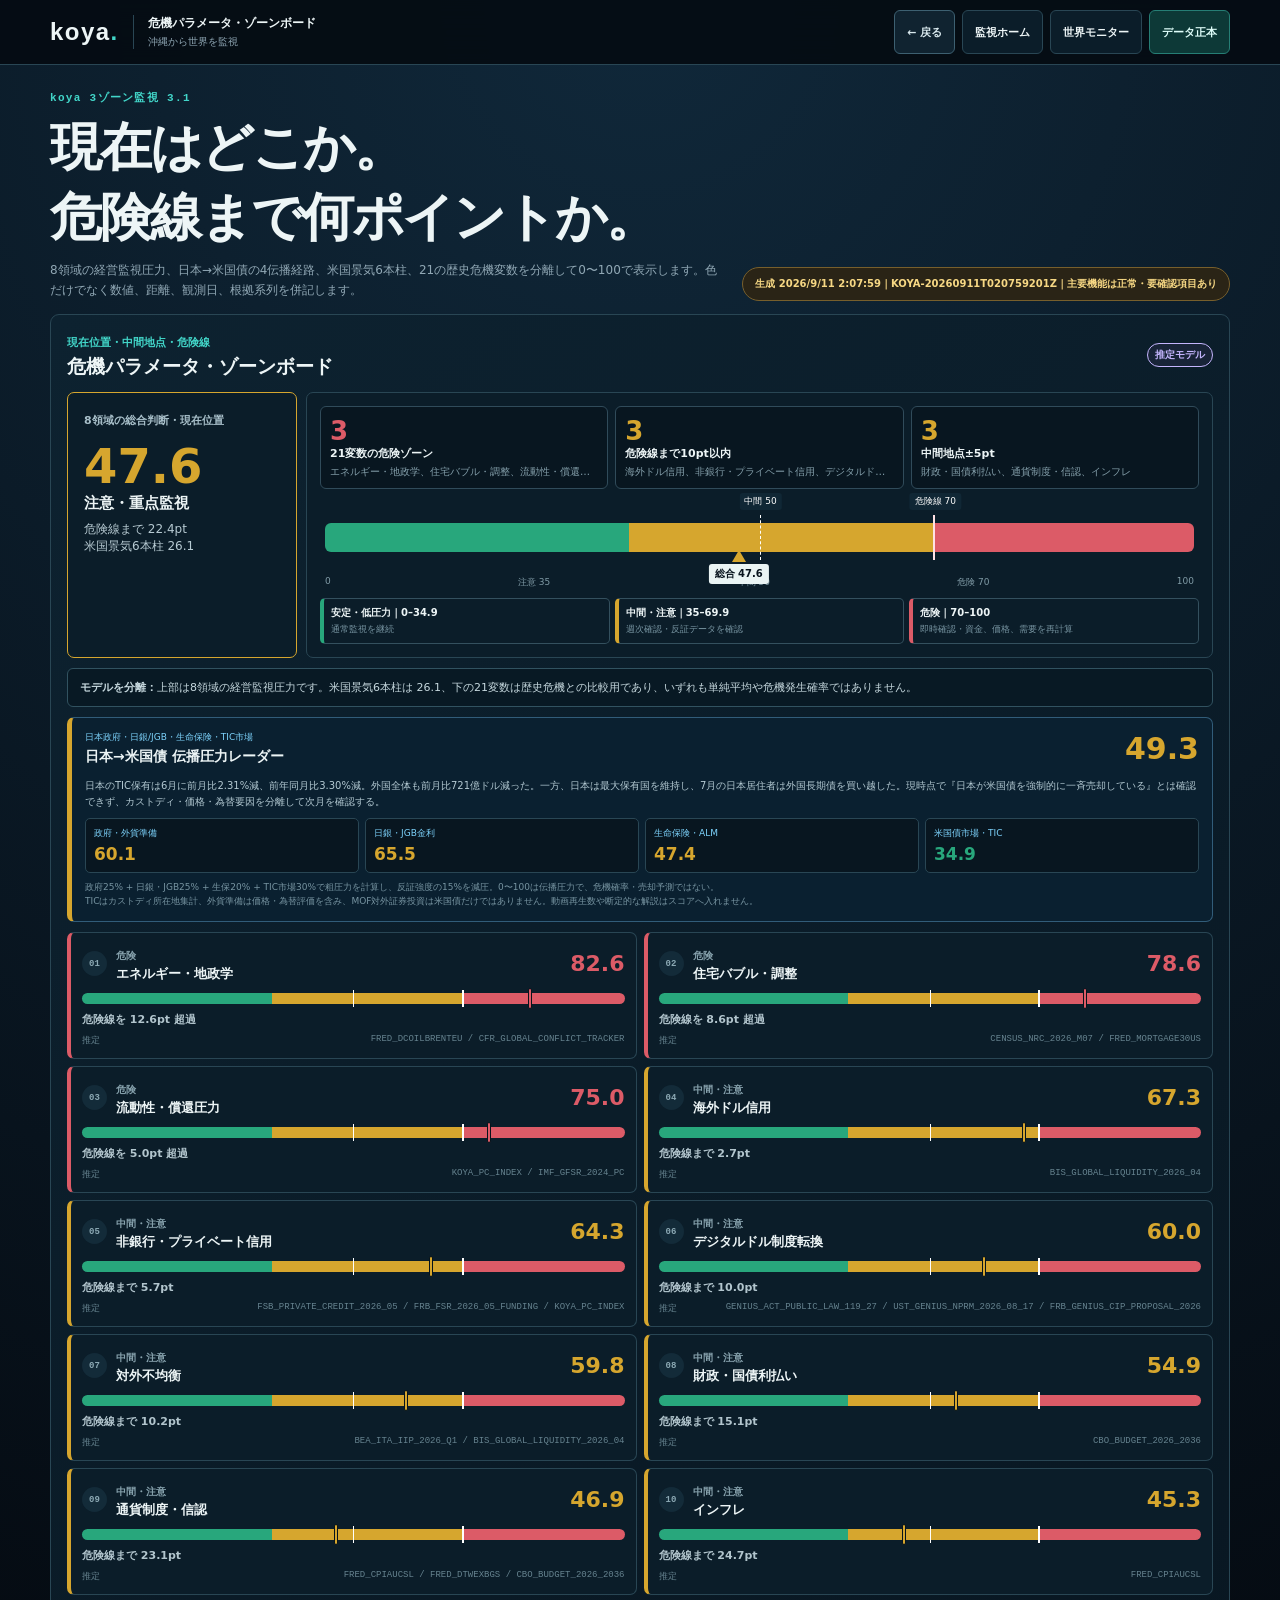
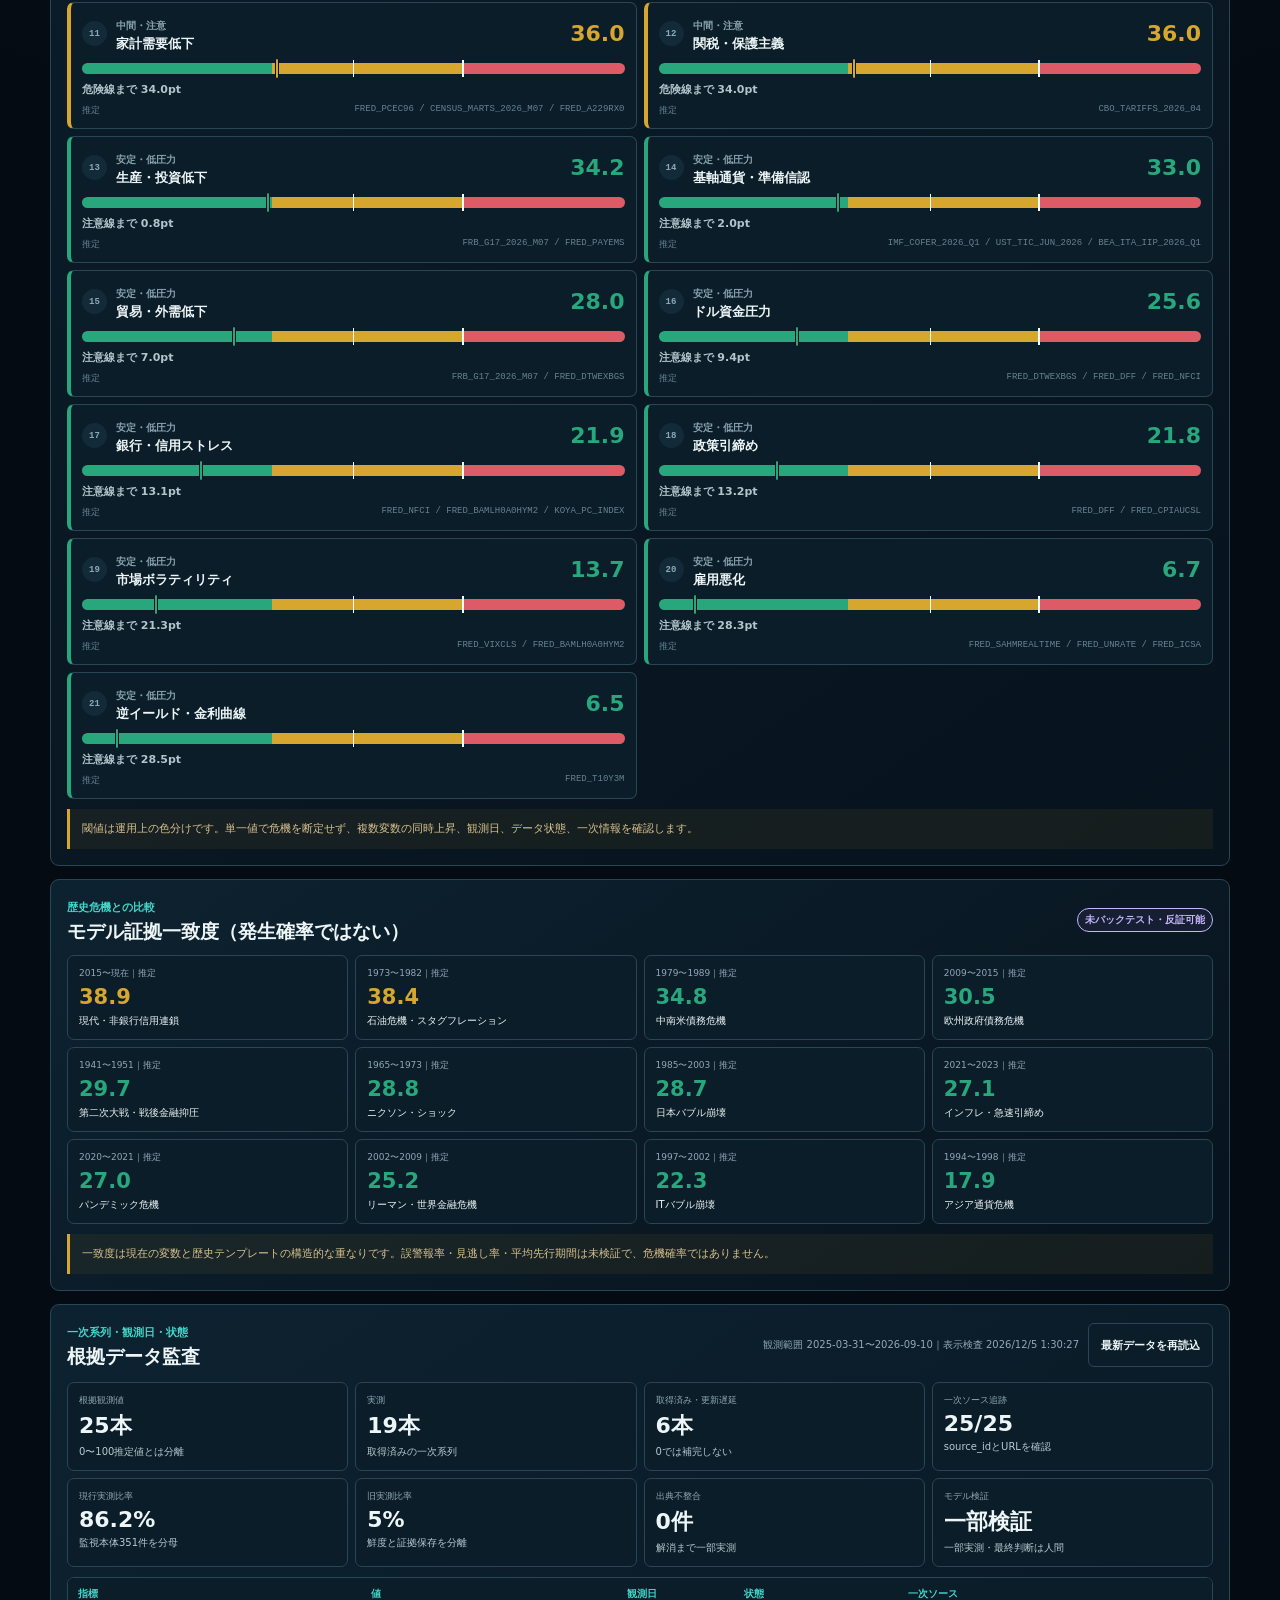
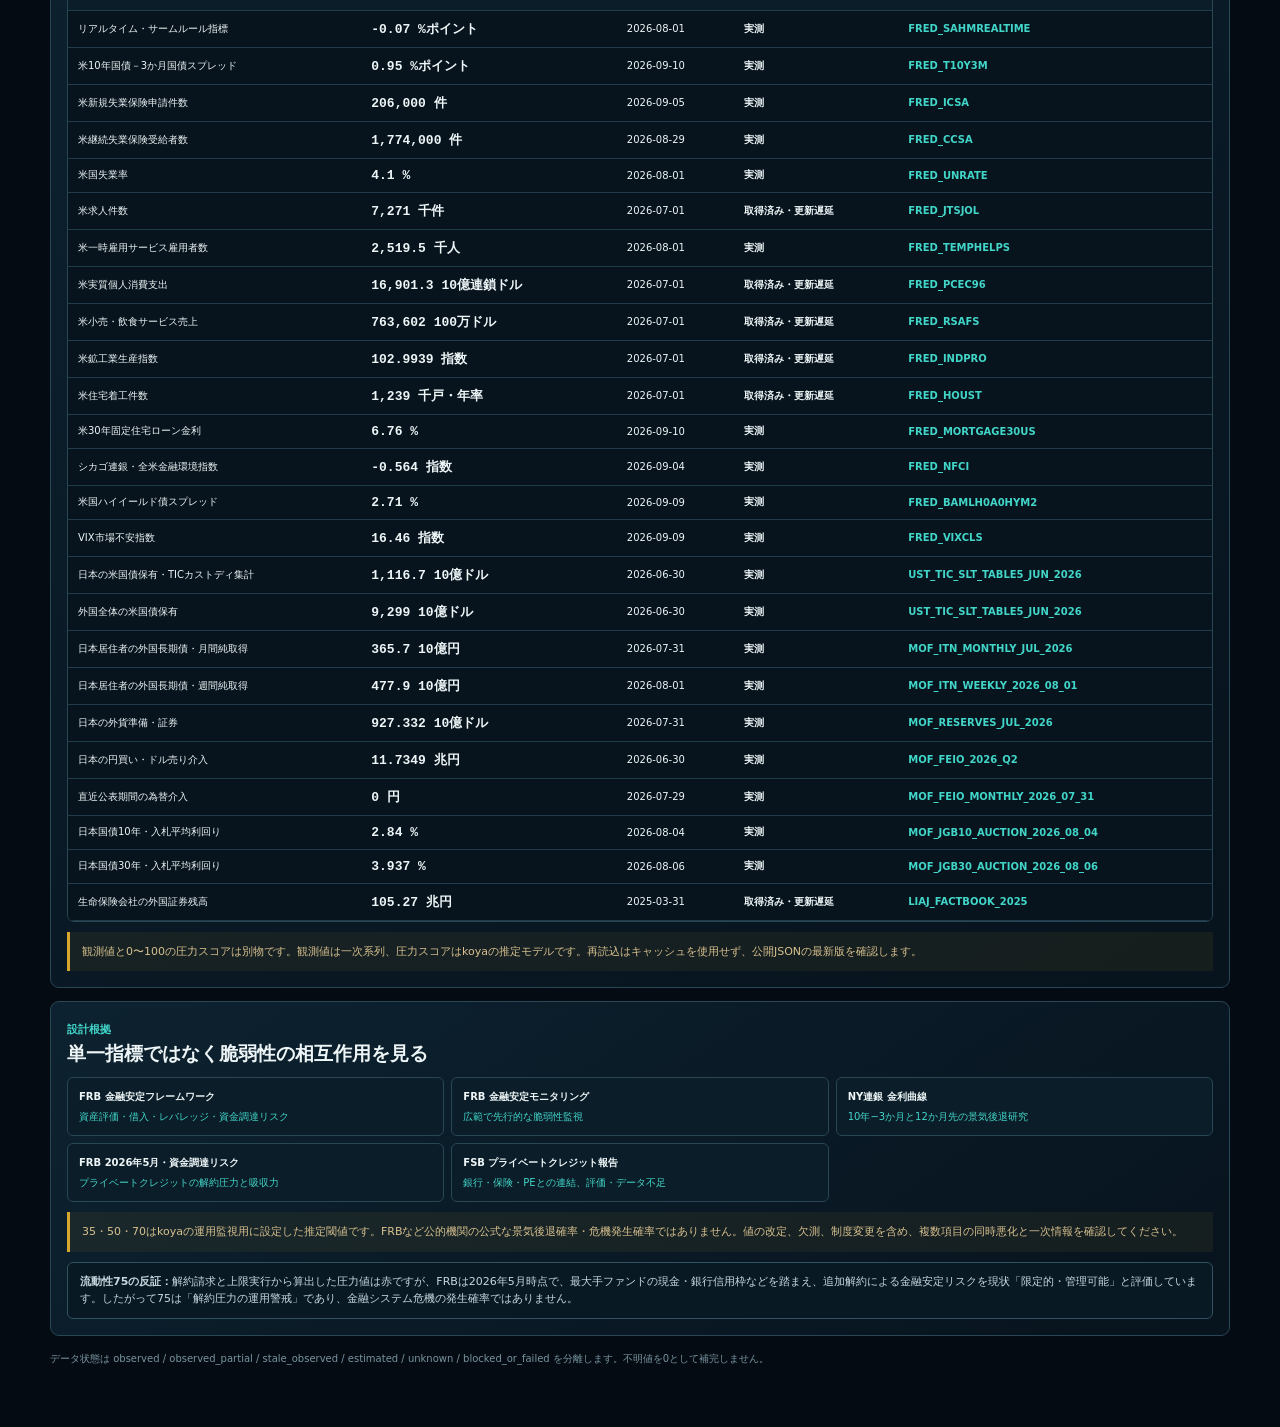
<file: oki-world-monitor/crisis-zone.html>
<!doctype html>
<html lang="ja">
<head>
<meta charset="utf-8">
<meta name="viewport" content="width=device-width,initial-scale=1">
<meta name="theme-color" content="#050b12">
<title>koya 危機パラメータ・ゾーンボード</title>
<style>
:root{--bg:#050b12;--panel:#0b1d29;--line:#294654;--text:#edf5f6;--muted:#91a8b5;--cyan:#42d6c9;--green:#28a77c;--yellow:#d6a62e;--red:#dc5b67}*{box-sizing:border-box}html{background:var(--bg)}body{margin:0;color:var(--text);font-family:"Yu Gothic UI","Hiragino Sans",system-ui,sans-serif;background:radial-gradient(circle at 50% 0,#10283a,var(--bg) 38%)}a,button{font:inherit}.wrap{width:min(1180px,calc(100% - 28px));margin:auto}.top{position:sticky;top:0;z-index:20;border-bottom:1px solid var(--line);background:#050b12e8;backdrop-filter:blur(14px)}.top .wrap{min-height:64px;display:flex;align-items:center;gap:14px}.logo{font:900 24px Arial;letter-spacing:.06em}.logo i{color:var(--cyan);font-style:normal}.product{padding-left:14px;border-left:1px solid var(--line)}.product b,.product small{display:block}.product b{font-size:12px}.product small{margin-top:3px;color:var(--muted);font-size:10px}.actions{margin-left:auto;display:flex;gap:7px}.btn{min-height:42px;padding:0 12px;display:inline-flex;align-items:center;justify-content:center;border:1px solid var(--line);border-radius:6px;color:var(--text);background:#0b1d29;text-decoration:none;font-size:11px;font-weight:900}.btn.primary{border-color:#267e75;color:#dffefa;background:#0d3937}main{padding:25px 0 50px}.eyebrow{color:var(--cyan);font:900 11px ui-monospace,monospace;letter-spacing:.12em}.hero{display:grid;grid-template-columns:1fr auto;gap:20px;align-items:end}.hero h1{margin:8px 0 7px;font-size:clamp(28px,5vw,52px);letter-spacing:-.04em}.hero p{margin:0;color:var(--muted);font-size:12px;line-height:1.7}.stamp{padding:9px 12px;border:1px solid #775f2c;border-radius:99px;color:#f7d884;background:#2a2416;font-size:10px;font-weight:900}.panel{margin-top:13px;padding:16px;border:1px solid var(--line);border-radius:9px;background:linear-gradient(145deg,#0d2230,#07131d)}.panel-head{display:flex;align-items:center;justify-content:space-between;gap:10px}.panel-head small{color:var(--cyan);font-size:11px;font-weight:900}.panel-head h2{margin:4px 0 0;font-size:19px}.state{padding:4px 7px;border:1px solid currentColor;border-radius:99px;color:#c4b5fd;background:#67508f22;font-size:10px;font-weight:900}.overview{display:grid;grid-template-columns:230px minmax(0,1fr);gap:9px;margin-top:12px}.current,.scale-panel,.param,.history article{border:1px solid var(--line);border-radius:7px;background:var(--panel)}.current{padding:16px}.current small{color:#a9c0ca;font-size:11px;font-weight:900}.current strong{display:block;margin:18px 0 7px;font-size:48px;line-height:.85}.current b{display:block;font-size:15px}.current p{margin:8px 0 0;color:#b7cad2;font-size:12px}.scale-panel{padding:13px}.summary{display:grid;grid-template-columns:repeat(3,1fr);gap:7px}.summary article{min-width:0;padding:9px;border:1px solid #304b5a;border-radius:6px;background:#081620}.summary b,.summary span,.summary small{display:block}.summary b{font-size:26px}.summary span{font-size:11px;font-weight:900}.summary small{margin-top:4px;overflow:hidden;color:#849faa;font-size:10px;text-overflow:ellipsis;white-space:nowrap}.scale{margin:34px 5px 0}.track,.mini-track{position:relative}.track{height:29px}.band{position:absolute;top:0;bottom:0}.green{left:0;width:35%;background:var(--green)}.yellow{left:35%;width:35%;background:var(--yellow)}.red{left:70%;width:30%;background:var(--red)}.green:first-child{border-radius:6px 0 0 6px}.red{border-radius:0 6px 6px 0}.line{position:absolute;top:-8px;bottom:-8px;z-index:2;border-left:1px dashed #fff}.line.danger{border-left:2px solid #ffe1e4}.line em{position:absolute;bottom:calc(100% + 5px);padding:2px 5px;border-radius:3px;color:#fff;background:#102735;font-size:9px;font-style:normal;white-space:nowrap;transform:translateX(-50%)}.pointer{position:absolute;bottom:-10px;z-index:4;width:0;height:0;border-right:7px solid transparent;border-bottom:12px solid #eaf4f4;border-left:7px solid transparent;transform:translateX(-50%)}.pointer em{position:absolute;top:14px;left:0;padding:3px 6px;border-radius:3px;color:#07131d;background:#eaf4f4;font-size:10px;font-style:normal;font-weight:900;white-space:nowrap;transform:translateX(-50%)}.ticks{margin-top:24px;display:flex;justify-content:space-between;color:#829da8;font-size:9px}.zone-legend{display:grid;grid-template-columns:repeat(3,1fr);gap:5px;margin-top:9px}.zone-legend div{padding:7px;border:1px solid #34505e;border-left-width:4px;border-radius:5px}.zone-legend .g{border-left-color:var(--green)}.zone-legend .y{border-left-color:var(--yellow)}.zone-legend .r{border-left-color:var(--red)}.zone-legend b,.zone-legend small{display:block}.zone-legend b{font-size:10px}.zone-legend small{margin-top:3px;color:#7895a2;font-size:9px}.parameters{display:grid;grid-template-columns:repeat(2,1fr);gap:7px;margin-top:9px}.param{min-width:0;padding:11px;border-left-width:4px}.param.s-green{border-left-color:var(--green)}.param.s-yellow{border-left-color:var(--yellow)}.param.s-red{border-left-color:var(--red)}.param header{display:grid;grid-template-columns:26px 1fr auto;align-items:center;gap:8px}.rank{width:25px;height:25px;display:grid;place-items:center;border-radius:50%;color:#8ca9b4;background:#132b39;font:900 9px ui-monospace,monospace}.param header small{color:#87a2ad;font-size:10px;font-weight:900}.param h3{margin:2px 0 0;font-size:13px}.param header>strong{font-size:22px}.mini-track{height:11px;margin:10px 0 8px}.mid,.danger-mark{position:absolute;top:-3px;bottom:-3px;z-index:2;width:1px;background:#fff}.danger-mark{width:2px}.mark{position:absolute;top:-5px;z-index:4;width:4px;height:21px;border:1px solid #06131b;border-radius:2px;background:#fff;transform:translateX(-50%)}.param p{margin:0 0 7px;color:#b2c5cd;font-size:11px;font-weight:800}.param footer{display:flex;justify-content:space-between;gap:7px;color:#66838f;font-size:9px}.param code{overflow:hidden;text-overflow:ellipsis;white-space:nowrap}.note{margin:10px 0 0;padding:11px 12px;border-left:3px solid var(--yellow);color:#d8c18f;background:#d79a2512;font-size:11px;line-height:1.6}.history{display:grid;grid-template-columns:repeat(4,1fr);gap:7px;margin-top:10px}.history article{padding:11px}.history small,.history b,.history span{display:block}.history small{color:var(--muted);font-size:9px}.history b{margin:5px 0;font-size:21px}.history span{font-size:10px}.sources{display:grid;grid-template-columns:repeat(3,1fr);gap:7px;margin-top:10px}.sources a{padding:11px;border:1px solid var(--line);border-radius:6px;color:var(--text);background:#0b1d29;text-decoration:none;font-size:10px;line-height:1.5}.sources b,.sources span{display:block}.sources span{margin-top:5px;color:var(--cyan)}.error{padding:18px;color:#ff9ca5}.foot{margin-top:15px;color:#7895a2;font-size:10px;line-height:1.6}@media(max-width:760px){.hero,.overview{grid-template-columns:1fr}.summary,.zone-legend,.parameters,.history,.sources{grid-template-columns:1fr}.summary small{white-space:normal}.stamp{width:max-content}.actions .btn:first-child{display:none}}@media(max-width:420px){.wrap{width:min(100% - 18px,1180px)}.top .wrap{gap:9px}.logo{font-size:20px}.product{padding-left:9px}.product small{display:none}.btn{padding:0 9px}.panel{padding:12px}.panel-head{align-items:flex-start}.current strong{font-size:42px}.scale-panel{padding:10px}.line em{font-size:8px}.hero h1{font-size:33px}}
.btn{min-height:44px;cursor:pointer}.btn.nav-back{border-color:#3d6071;color:#d8e8ed;background:#102330}.btn:focus-visible{outline:2px solid var(--cyan);outline-offset:2px}@media(max-width:760px){.top .wrap{gap:8px;flex-wrap:wrap;padding:9px 0}.actions{width:100%;margin-left:0;display:grid;grid-template-columns:repeat(2,minmax(0,1fr));gap:5px}.actions .btn,.actions .btn:first-child,.actions .secondary-wide,.actions .sheet-link{display:inline-flex!important;padding:0 7px;font-size:10px;white-space:nowrap}}
.audit-grid{display:grid;grid-template-columns:repeat(4,1fr);gap:7px;margin-top:12px}.audit-card{padding:11px;border:1px solid var(--line);border-radius:7px;background:var(--panel)}.audit-card small,.audit-card strong,.audit-card span{display:block}.audit-card small{color:var(--muted);font-size:9px}.audit-card strong{margin:4px 0;font-size:22px}.audit-card span{color:#b7cad2;font-size:10px}.audit-actions{display:flex;align-items:center;gap:9px}.audit-status{color:var(--muted);font-size:10px}.table-wrap{margin-top:10px;overflow-x:auto;border:1px solid var(--line);border-radius:7px}.evidence-table{width:100%;min-width:760px;border-collapse:collapse;background:#07131d}.evidence-table th,.evidence-table td{padding:9px 10px;border-bottom:1px solid #203b49;text-align:left;font-size:10px}.evidence-table th{position:sticky;top:0;color:var(--cyan);background:#0b1d29}.evidence-table td:nth-child(2){font:900 13px ui-monospace,monospace}.evidence-table a{color:var(--cyan);font-weight:900;text-decoration:none}.evidence-table a:hover{text-decoration:underline}.state-jp{font-weight:900}.model-separation{margin:10px 0 0;padding:10px 12px;border:1px solid #315260;border-radius:6px;color:#c6d8de;background:#081924;font-size:11px;line-height:1.6}@media(max-width:760px){.audit-grid{grid-template-columns:repeat(2,1fr)}.audit-actions{align-items:flex-start;flex-direction:column}}@media(max-width:420px){.audit-grid{grid-template-columns:1fr}}
</style>
<style>.jp-us{margin:10px 0;padding:13px;border:1px solid #315c79;border-left:5px solid var(--yellow);border-radius:7px;background:#0a2030}.jp-us header{display:flex;align-items:flex-start;justify-content:space-between;gap:10px}.jp-us small,.jp-us strong,.jp-us span{display:block}.jp-us small{color:#7dd3fc;font-size:9px}.jp-us h3{margin:4px 0;font-size:14px}.jp-us header strong{font-size:30px}.jp-us p{margin:8px 0;color:#b3c9d2;font-size:10px;line-height:1.6}.jp-us-grid{display:grid;grid-template-columns:repeat(4,1fr);gap:6px}.jp-us-grid article{padding:8px;border:1px solid #294654;border-radius:5px;background:#081620}.jp-us-grid b,.jp-us-grid small{display:block}.jp-us-grid b{margin-top:4px;font-size:17px}.jp-us footer{margin-top:8px;color:#7895a2;font-size:9px;line-height:1.5}@media(max-width:760px){.jp-us-grid{grid-template-columns:repeat(2,1fr)}.hero>*{min-width:0}.stamp{width:100%;max-width:100%;white-space:normal;overflow-wrap:anywhere;line-height:1.5}}</style>
</head>
<body>
<header class="top"><div class="wrap"><div class="logo">koya<i>.</i></div><div class="product"><b>危機パラメータ・ゾーンボード</b><small>沖縄から世界を監視</small></div><nav class="actions" aria-label="画面移動"><button class="btn nav-back" type="button" onclick="goBackOrHome()">← 戻る</button><a class="btn" href="./index.html">監視ホーム</a><a class="btn secondary-wide" href="./global-monitor.html">世界モニター</a><a class="btn primary sheet-link" href="https://docs.google.com/spreadsheets/d/197bo-Kw09GJtn0ClzJgd4BL0g5Q6JojpCiHftZS1GiY/edit#gid=1806629249" target="_blank" rel="noreferrer">データ正本</a></nav></div></header>
<main class="wrap">
<section class="hero"><div><div class="eyebrow">koya 3ゾーン監視 3.1</div><h1>現在はどこか。<br>危険線まで何ポイントか。</h1><p>8領域の経営監視圧力、日本→米国債の4伝播経路、米国景気6本柱、21の歴史危機変数を分離して0〜100で表示します。色だけでなく数値、距離、観測日、根拠系列を併記します。</p></div><div class="stamp" id="stamp">監視データ読込中</div></section>
<section class="panel"><header class="panel-head"><div><small>現在位置・中間地点・危険線</small><h2>危機パラメータ・ゾーンボード</h2></div><span class="state">推定モデル</span></header><div id="app"><div class="error">公式監視スナップショットを読み込んでいます。</div></div></section>
<section class="panel"><header class="panel-head"><div><small>歴史危機との比較</small><h2>モデル証拠一致度（発生確率ではない）</h2></div><span class="state">未バックテスト・反証可能</span></header><div class="history" id="history"></div><p class="note">一致度は現在の変数と歴史テンプレートの構造的な重なりです。誤警報率・見逃し率・平均先行期間は未検証で、危機確率ではありません。</p></section>
<section class="panel"><header class="panel-head"><div><small>一次系列・観測日・状態</small><h2>根拠データ監査</h2></div><div class="audit-actions"><span class="audit-status" id="audit-status">データ検査中</span><button class="btn" type="button" id="reload-data">最新データを再読込</button></div></header><div class="audit-grid" id="audit-summary"></div><div class="table-wrap"><table class="evidence-table"><thead><tr><th>指標</th><th>値</th><th>観測日</th><th>状態</th><th>一次ソース</th></tr></thead><tbody id="evidence"></tbody></table></div><p class="note">観測値と0〜100の圧力スコアは別物です。観測値は一次系列、圧力スコアはkoyaの推定モデルです。再読込はキャッシュを使用せず、公開JSONの最新版を確認します。</p></section>
<section class="panel"><header class="panel-head"><div><small>設計根拠</small><h2>単一指標ではなく脆弱性の相互作用を見る</h2></div></header><div class="sources"><a href="https://www.federalreserve.gov/publications/2022-may-financial-stability-report-framework.htm" target="_blank" rel="noreferrer"><b>FRB 金融安定フレームワーク</b><span>資産評価・借入・レバレッジ・資金調達リスク</span></a><a href="https://www.federalreserve.gov/econres/feds/financial-stability-monitoring.htm" target="_blank" rel="noreferrer"><b>FRB 金融安定モニタリング</b><span>広範で先行的な脆弱性監視</span></a><a href="https://www.newyorkfed.org/research/capital_markets/ycfaq" target="_blank" rel="noreferrer"><b>NY連銀 金利曲線</b><span>10年−3か月と12か月先の景気後退研究</span></a><a href="https://www.federalreserve.gov/publications/2026-may-financial-stability-report-funding-risks.htm" target="_blank" rel="noreferrer"><b>FRB 2026年5月・資金調達リスク</b><span>プライベートクレジットの解約圧力と吸収力</span></a><a href="https://www.fsb.org/2026/05/report-on-vulnerabilities-in-private-credit/" target="_blank" rel="noreferrer"><b>FSB プライベートクレジット報告</b><span>銀行・保険・PEとの連結、評価・データ不足</span></a></div><p class="note">35・50・70はkoyaの運用監視用に設定した推定閾値です。FRBなど公的機関の公式な景気後退確率・危機発生確率ではありません。値の改定、欠測、制度変更を含め、複数項目の同時悪化と一次情報を確認してください。</p><p class="model-separation"><strong>流動性75の反証：</strong>解約請求と上限実行から算出した圧力値は赤ですが、FRBは2026年5月時点で、最大手ファンドの現金・銀行信用枠などを踏まえ、追加解約による金融安定リスクを現状「限定的・管理可能」と評価しています。したがって75は「解約圧力の運用警戒」であり、金融システム危機の発生確率ではありません。</p></section>
<p class="foot">データ状態は observed / observed_partial / stale_observed / estimated / unknown / blocked_or_failed を分離します。不明値を0として補完しません。</p>
</main>
<script>
const C={green:'#28a77c',yellow:'#d6a62e',red:'#dc5b67',unknown:'#607785'};
const zone=s=>s==null?'unknown':s>=70?'red':s>=35?'yellow':'green';
const label=s=>({green:'安定・低圧力',yellow:'中間・注意',red:'危険',unknown:'未判定'})[s];
const stateLabel=s=>({observed:'実測',observed_partial:'一部実測',stale_observed:'取得済み・更新遅延',estimated:'推定',unknown:'不明',blocked_or_failed:'取得失敗',strategic_interpretation:'戦略的解釈'})[s]||'状態不明';
const esc=v=>String(v??'').replace(/[&<>"']/g,m=>({'&':'&amp;','<':'&lt;','>':'&gt;','"':'&quot;',"'":'&#39;'})[m]);
const fmt=(value,maximumFractionDigits=4)=>value==null?'—':Number(value).toLocaleString('ja-JP',{maximumFractionDigits});
function goBackOrHome(){try{if(document.referrer&&new URL(document.referrer).origin===location.origin){history.back();return}}catch{}location.href='./index.html'}
function render(data){
 const lab=data.fundamentalOutlook.crisisLab,overall=data.overallJudgment,score=overall?.score,state=zone(score);
 const vars=lab.variables.map(v=>{const s=zone(v.score);return {...v,state:s,danger:v.score==null?null:Math.round((70-v.score)*10)/10}}).sort((a,b)=>(b.score??-1)-(a.score??-1));
 const counts={green:0,yellow:0,red:0,unknown:0};vars.forEach(v=>counts[v.state]++);
 const danger=vars.filter(v=>v.score>=70),near=vars.filter(v=>v.score>=60&&v.score<70),mid=vars.filter(v=>Math.abs(v.score-50)<=5);
 document.getElementById('stamp').textContent=`生成 ${new Date(data.generatedAt).toLocaleString('ja-JP')}｜${data.releaseControl?.runId||'run_id不明'}｜${data.health.label}`;
 const jt=data.japanUsTreasuryTransmission,jtState=zone(jt?.score);
 document.getElementById('app').innerHTML=`<div class="overview"><article class="current" style="border-color:${C[state]}"><small>8領域の総合判断・現在位置</small><strong style="color:${C[state]}">${score==null?'—':score.toFixed(1)}</strong><b>${overall?.zoneLabel||label(state)}</b><p>${score==null?'危険線まで未判定':score>=70?`危険線を ${(score-70).toFixed(1)}pt 超過`:`危険線まで ${(70-score).toFixed(1)}pt`}<br>米国景気6本柱 ${fmt(data.fundamentalOutlook.score,1)}</p></article><div class="scale-panel"><div class="summary"><article><b style="color:${C.red}">${counts.red}</b><span>21変数の危険ゾーン</span><small>${danger.map(v=>v.label).join('、')||'該当なし'}</small></article><article><b style="color:${C.yellow}">${near.length}</b><span>危険線まで10pt以内</span><small>${near.map(v=>v.label).join('、')||'該当なし'}</small></article><article><b style="color:${C.yellow}">${mid.length}</b><span>中間地点±5pt</span><small>${mid.map(v=>v.label).join('、')||'該当なし'}</small></article></div><div class="scale"><div class="track"><span class="band green"></span><span class="band yellow"></span><span class="band red"></span><i class="line" style="left:50%"><em>中間 50</em></i><i class="line danger" style="left:70%"><em>危険線 70</em></i>${score==null?'':`<i class="pointer" style="left:${Math.max(0,Math.min(100,score))}%;border-bottom-color:${C[state]}"><em>総合 ${score.toFixed(1)}</em></i>`}</div><div class="ticks"><span>0</span><span>注意 35</span><span>中間 50</span><span>危険 70</span><span>100</span></div></div><div class="zone-legend"><div class="g"><b>安定・低圧力｜0–34.9</b><small>通常監視を継続</small></div><div class="y"><b>中間・注意｜35–69.9</b><small>週次確認・反証データを確認</small></div><div class="r"><b>危険｜70–100</b><small>即時確認・資金、価格、需要を再計算</small></div></div></div></div><p class="model-separation"><strong>モデルを分離：</strong>上部は8領域の経営監視圧力です。米国景気6本柱は ${fmt(data.fundamentalOutlook.score,1)}、下の21変数は歴史危機との比較用であり、いずれも単純平均や危機発生確率ではありません。</p><section class="jp-us" style="border-left-color:${C[jtState]}"><header><div><small>日本政府・日銀/JGB・生命保険・TIC市場</small><h3>${esc(jt?.label||'日本→米国債 伝播圧力')}</h3></div><strong style="color:${C[jtState]}">${jt?.score==null?'—':jt.score.toFixed(1)}</strong></header><p>${esc(jt?.conclusion||'データを取得できません。')}</p><div class="jp-us-grid">${(jt?.channels||[]).map(x=>`<article><small>${esc(x.label)}</small><b style="color:${C[zone(x.score)]}">${fmt(x.score,1)}</b></article>`).join('')}</div><footer>${esc(jt?.formula||'')}<br>${esc(jt?.warning||'')}</footer></section><div class="parameters">${vars.map((v,i)=>`<article class="param s-${v.state}" title="${esc(v.read)}"><header><span class="rank">${String(i+1).padStart(2,'0')}</span><div><small>${label(v.state)}</small><h3>${esc(v.label)}</h3></div><strong style="color:${C[v.state]}">${v.score==null?'—':v.score.toFixed(1)}</strong></header><div class="mini-track"><span class="band green"></span><span class="band yellow"></span><span class="band red"></span><i class="mid" style="left:50%"></i><i class="danger-mark" style="left:70%"></i>${v.score==null?'':`<i class="mark" style="left:${Math.max(0,Math.min(100,v.score))}%;background:${C[v.state]}"></i>`}</div><p>${v.score==null?'現在位置を判定できません':v.score>=70?`危険線を ${Math.abs(v.danger).toFixed(1)}pt 超過`:v.score>=35?`危険線まで ${v.danger.toFixed(1)}pt`:`注意線まで ${(35-v.score).toFixed(1)}pt`}</p><footer><span>${stateLabel(v.dataState)}</span><code title="${esc((v.sourceIds||[]).join(' / '))}">${esc((v.sourceIds||[]).join(' / ')||'参照ID不明')}</code></footer></article>`).join('')}</div><p class="note">閾値は運用上の色分けです。単一値で危機を断定せず、複数変数の同時上昇、観測日、データ状態、一次情報を確認します。</p>`;
 document.getElementById('history').innerHTML=lab.templates.map(t=>`<article><small>${esc(t.period)}｜${stateLabel(t.dataState)}</small><b style="color:${C[zone(t.score)]}">${t.score==null?'—':t.score.toFixed(1)}</b><span>${esc(t.label)}</span></article>`).join('');
 const facts=[...(data.fundamentalOutlook.facts||[]),...(data.japanUsTreasuryTransmission?.facts||[])];
 const observed=facts.filter(f=>f.dataState==='observed').length,stale=facts.filter(f=>f.dataState==='stale_observed').length;
 const dates=facts.map(f=>f.observationDate).filter(Boolean).sort();
 const traced=facts.filter(f=>f.sourceId&&f.sourceUrl).length;
 const q=data.health.quality||{},validation=data.modelValidation||{};
 document.getElementById('audit-summary').innerHTML=[
  ['根拠観測値',`${facts.length}本`,'0〜100推定値とは分離'],
  ['実測',`${observed}本`,'取得済みの一次系列'],
  ['取得済み・更新遅延',`${stale}本`,'0では補完しない'],
  ['一次ソース追跡',`${traced}/${facts.length}`,'source_idとURLを確認'],
  ['現行実測比率',q.currentObservedSharePct==null?'不明':`${fmt(q.currentObservedSharePct,1)}%`,'監視本体351件を分母'],
  ['旧実測比率',q.staleObservedSharePct==null?'不明':`${fmt(q.staleObservedSharePct,1)}%`,'鮮度と証拠保存を分離'],
  ['出典不整合',`${(data.health.sourceIssues||[]).length}件`,'解消まで一部実測'],
  ['モデル検証',validation.status||'不明',`${stateLabel(validation.dataState)}・最終判断は人間`]
 ].map(([a,b,c])=>`<article class="audit-card"><small>${a}</small><strong>${b}</strong><span>${c}</span></article>`).join('');
 document.getElementById('evidence').innerHTML=facts.map(f=>`<tr><td>${esc(f.label)}</td><td>${fmt(f.value)} ${esc(f.unit)}</td><td>${esc(f.observationDate||'不明')}</td><td class="state-jp">${stateLabel(f.dataState)}</td><td>${f.sourceUrl?`<a href="${esc(f.sourceUrl)}" target="_blank" rel="noreferrer">${esc(f.sourceId||f.id||'一次ソース')}</a>`:'不明'}</td></tr>`).join('');
 document.getElementById('audit-status').textContent=`観測範囲 ${dates[0]||'不明'}〜${dates.at(-1)||'不明'}｜表示検査 ${new Date().toLocaleString('ja-JP')}`;
}
const DATA_VERSION='20260812-jptus-v12b';
const pause=ms=>new Promise(resolve=>setTimeout(resolve,ms));
async function loadData(force=false){
 const button=document.getElementById('reload-data');
 if(button){button.disabled=true;button.textContent='再読込中'}
 document.getElementById('audit-status').textContent='公開JSONの最新版を確認中';
 try{
  let loaded=null,lastError;
  const suffix=force?`&refresh=${Date.now()}`:'';
  const urls=[`./data/global-monitor.json?v=${DATA_VERSION}${suffix}`,`/Koya932/oki-world-monitor/data/global-monitor.json?v=${DATA_VERSION}${suffix}`];
  for(let attempt=0;attempt<2&&!loaded;attempt++){
   for(const url of urls){
    try{
     const response=await fetch(url,{cache:force?'no-store':'default'});
     if(!response.ok)throw Error(`HTTP ${response.status}`);
     const candidate=await response.json();
     if(candidate.schemaVersion<12||!candidate.overallJudgment||!candidate.japanUsTreasuryTransmission)throw Error('配信JSONの版が古いか必須項目がありません');
     loaded=candidate;break;
    }catch(error){lastError=error}
   }
   if(!loaded)await pause(900);
  }
  if(!loaded)throw lastError||Error('原因不明の取得失敗');
  render(loaded);
 }catch(error){
  document.getElementById('app').innerHTML=`<div class="error"><strong>blocked_or_failed｜数値データを取得できません</strong><br>自動再試行後も失敗しました：${esc(error.message)}<br><button class="btn" type="button" onclick="loadData(true)">再試行</button></div>`;
  document.getElementById('audit-status').textContent='取得失敗・欠損を0表示していません';
 }finally{
  if(button){button.disabled=false;button.textContent='最新データを再読込'}
 }
}
document.getElementById('reload-data').addEventListener('click',()=>loadData(true));
loadData();
</script>
</body>
</html>
</file>
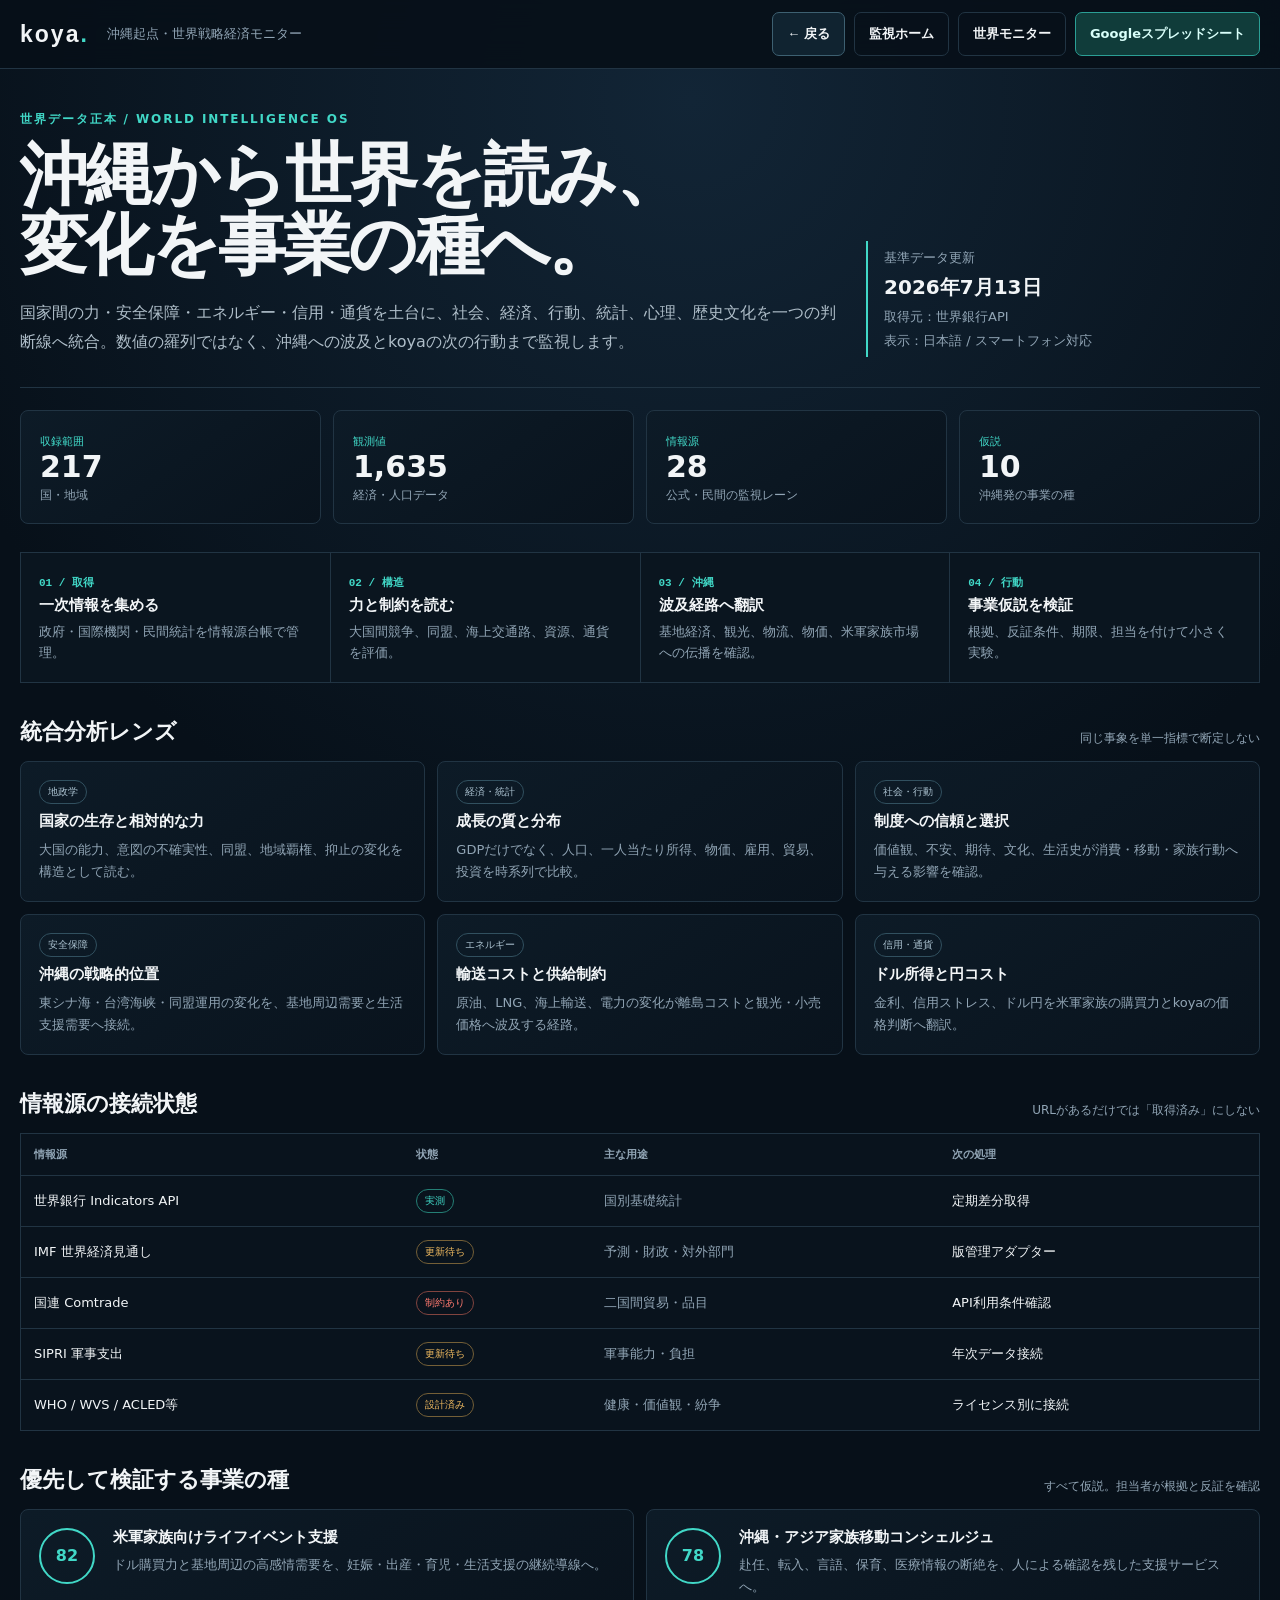
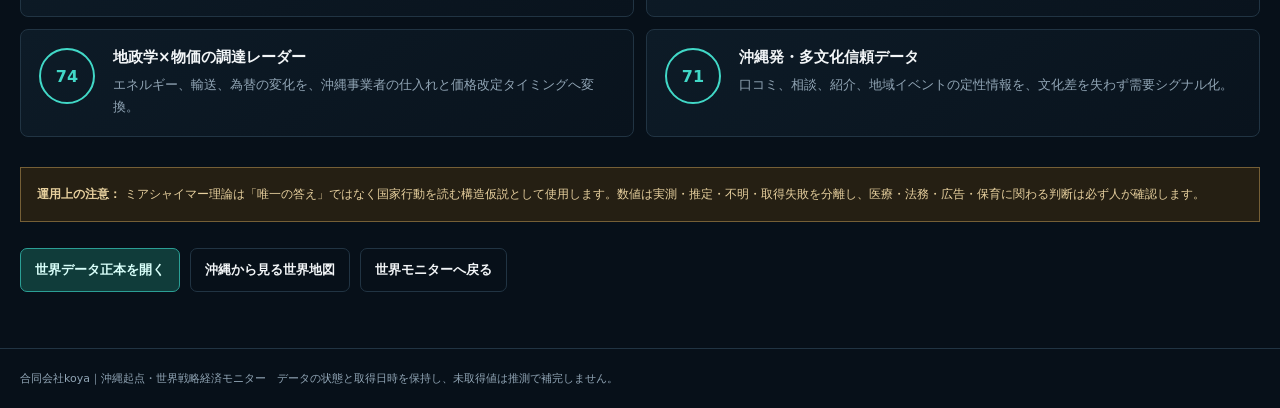
<file: oki-world-monitor/world-os.html>
<!doctype html>
<html lang="ja">
<head>
  <meta charset="UTF-8">
  <meta name="viewport" content="width=device-width,initial-scale=1">
  <meta name="theme-color" content="#071019">
  <title>koya 世界インテリジェンスOS</title>
  <style>
    :root{--bg:#071019;--panel:#0b1722;--line:#213443;--text:#f2f5f7;--muted:#91a5b5;--cyan:#41d8c7;--gold:#f4bd61;--red:#ff796f;--blue:#55a8ff}
    *{box-sizing:border-box}body{margin:0;background:radial-gradient(circle at 54% 5%,#122536 0,#071019 40%);color:var(--text);font-family:"Yu Gothic UI","Hiragino Sans",system-ui,sans-serif}.wrap{width:min(1240px,calc(100% - 34px));margin:auto}
    header{position:sticky;top:0;z-index:5;border-bottom:1px solid var(--line);background:#071019e8;backdrop-filter:blur(14px)}.head{min-height:68px;display:flex;align-items:center;gap:18px}.brand{font:900 23px/1 Arial;letter-spacing:2px}.brand i{color:var(--cyan);font-style:normal}.head small{color:var(--muted)}.actions{margin-left:auto;display:flex;gap:9px}.btn{display:inline-flex;align-items:center;justify-content:center;min-height:44px;padding:0 14px;border:1px solid var(--line);border-radius:7px;color:var(--text);background:transparent;text-decoration:none;font-weight:800;font-size:13px;cursor:pointer}.btn.primary{border-color:#2b9f95;background:#103c3a;color:#d9fffa}.btn.nav-back{border-color:#3d6071;background:#102330}.btn:focus-visible{outline:2px solid var(--cyan);outline-offset:2px}
    main{padding:42px 0 56px}.eyebrow{color:var(--cyan);font-weight:900;letter-spacing:.16em;font-size:12px}.hero{display:grid;grid-template-columns:1.35fr .65fr;gap:28px;align-items:end;border-bottom:1px solid var(--line);padding-bottom:30px}h1{font-size:clamp(34px,5.3vw,72px);line-height:1.03;letter-spacing:-.04em;margin:12px 0 18px;max-width:870px}.lead{color:#afbec9;line-height:1.85;max-width:820px;margin:0}.stamp{border-left:2px solid var(--cyan);padding:5px 0 5px 16px;color:var(--muted);font-size:13px;line-height:1.8}.stamp strong{display:block;color:var(--text);font-size:20px}
    .metrics{display:grid;grid-template-columns:repeat(4,1fr);gap:12px;margin:22px 0}.metric,.card{background:linear-gradient(145deg,#0d1b27,#09131d);border:1px solid var(--line);border-radius:8px}.metric{padding:19px}.metric b{font-size:30px;display:block}.metric span{color:var(--muted);font-size:12px}.metric em{color:var(--cyan);font-style:normal;font-size:11px}
    .flow{display:grid;grid-template-columns:repeat(4,1fr);gap:1px;background:var(--line);border:1px solid var(--line);margin:28px 0}.flow div{background:#0a151f;padding:18px}.flow b{display:block;margin:6px 0;font-size:15px}.flow small{color:var(--muted);line-height:1.6}.num{color:var(--cyan);font:800 11px/1 monospace}
    section{margin-top:34px}.sec-head{display:flex;align-items:end;justify-content:space-between;margin-bottom:14px}.sec-head h2{margin:0;font-size:22px}.sec-head p{margin:0;color:var(--muted);font-size:12px}.grid{display:grid;grid-template-columns:repeat(3,1fr);gap:12px}.card{padding:18px}.card h3{font-size:15px;margin:8px 0}.card p{color:var(--muted);line-height:1.7;font-size:13px;margin:0}.tag{display:inline-block;border:1px solid #31505f;border-radius:99px;padding:4px 8px;color:#acc3d1;font-size:10px}.tag.live{border-color:#247f75;color:var(--cyan)}.tag.queue{border-color:#745f37;color:var(--gold)}.tag.risk{border-color:#81443f;color:var(--red)}
    .sources{width:100%;border-collapse:collapse;background:#09131d;border:1px solid var(--line);font-size:13px}.sources th,.sources td{text-align:left;padding:13px;border-bottom:1px solid var(--line)}.sources th{color:var(--muted);font-size:11px}.sources td:nth-child(3){color:var(--muted)}
    .ideas{display:grid;grid-template-columns:repeat(2,1fr);gap:12px}.idea{display:grid;grid-template-columns:60px 1fr;gap:14px}.score{width:56px;height:56px;border-radius:50%;display:grid;place-items:center;border:2px solid var(--cyan);font-weight:900;color:var(--cyan)}.idea h3{margin:0 0 7px}.idea p{margin:0;color:var(--muted);font-size:13px;line-height:1.7}
    .notice{margin-top:30px;border:1px solid #755f36;background:#251f13;padding:16px;color:#e7d09e;font-size:12px;line-height:1.7}.bottom{display:flex;gap:10px;margin-top:26px;flex-wrap:wrap}footer{border-top:1px solid var(--line);padding:22px 0;color:var(--muted);font-size:11px}
    @media(max-width:820px){.hero{grid-template-columns:1fr}.metrics,.flow{grid-template-columns:repeat(2,1fr)}.grid{grid-template-columns:1fr}.ideas{grid-template-columns:1fr}.sources th:nth-child(3),.sources td:nth-child(3){display:none}.head small{display:none}}
    @media(max-width:500px){.wrap{width:min(100% - 22px,1240px)}.head{min-height:64px;gap:8px}.brand{font-size:19px}.actions{gap:5px}.actions .secondary-wide,.actions .sheet-link{display:none}.btn{padding:0 9px}main{padding-top:28px}.metrics{grid-template-columns:1fr 1fr}.metric{padding:14px}.metric b{font-size:25px}.flow{grid-template-columns:1fr}.sec-head{display:block}.sec-head p{margin-top:7px}h1{font-size:39px}.idea{grid-template-columns:48px 1fr}.score{width:44px;height:44px}.sources th,.sources td{padding:10px 8px}}
  </style>
</head>
<body>
<header><div class="wrap head"><div class="brand">koya<i>.</i></div><small>沖縄起点・世界戦略経済モニター</small><nav class="actions" aria-label="画面移動"><button class="btn nav-back" type="button" onclick="goBackOrHome()">← 戻る</button><a class="btn" href="./index.html">監視ホーム</a><a class="btn secondary-wide" href="./global-monitor.html">世界モニター</a><a class="btn primary sheet-link" href="https://docs.google.com/spreadsheets/d/197bo-Kw09GJtn0ClzJgd4BL0g5Q6JojpCiHftZS1GiY/edit" target="_blank" rel="noreferrer">Googleスプレッドシート</a></nav></div></header>
<main class="wrap">
  <div class="hero">
    <div><div class="eyebrow">世界データ正本 / WORLD INTELLIGENCE OS</div><h1>沖縄から世界を読み、<br>変化を事業の種へ。</h1><p class="lead">国家間の力・安全保障・エネルギー・信用・通貨を土台に、社会、経済、行動、統計、心理、歴史文化を一つの判断線へ統合。数値の羅列ではなく、沖縄への波及とkoyaの次の行動まで監視します。</p></div>
    <div class="stamp"><span>基準データ更新</span><strong>2026年7月13日</strong><span>取得元：世界銀行API</span><br><span>表示：日本語 / スマートフォン対応</span></div>
  </div>
  <div class="metrics">
    <div class="metric"><em>収録範囲</em><b>217</b><span>国・地域</span></div>
    <div class="metric"><em>観測値</em><b>1,635</b><span>経済・人口データ</span></div>
    <div class="metric"><em>情報源</em><b>28</b><span>公式・民間の監視レーン</span></div>
    <div class="metric"><em>仮説</em><b>10</b><span>沖縄発の事業の種</span></div>
  </div>
  <div class="flow">
    <div><span class="num">01 / 取得</span><b>一次情報を集める</b><small>政府・国際機関・民間統計を情報源台帳で管理。</small></div>
    <div><span class="num">02 / 構造</span><b>力と制約を読む</b><small>大国間競争、同盟、海上交通路、資源、通貨を評価。</small></div>
    <div><span class="num">03 / 沖縄</span><b>波及経路へ翻訳</b><small>基地経済、観光、物流、物価、米軍家族市場への伝播を確認。</small></div>
    <div><span class="num">04 / 行動</span><b>事業仮説を検証</b><small>根拠、反証条件、期限、担当を付けて小さく実験。</small></div>
  </div>

  <section><div class="sec-head"><h2>統合分析レンズ</h2><p>同じ事象を単一指標で断定しない</p></div><div class="grid">
    <div class="card"><span class="tag">地政学</span><h3>国家の生存と相対的な力</h3><p>大国の能力、意図の不確実性、同盟、地域覇権、抑止の変化を構造として読む。</p></div>
    <div class="card"><span class="tag">経済・統計</span><h3>成長の質と分布</h3><p>GDPだけでなく、人口、一人当たり所得、物価、雇用、貿易、投資を時系列で比較。</p></div>
    <div class="card"><span class="tag">社会・行動</span><h3>制度への信頼と選択</h3><p>価値観、不安、期待、文化、生活史が消費・移動・家族行動へ与える影響を確認。</p></div>
    <div class="card"><span class="tag">安全保障</span><h3>沖縄の戦略的位置</h3><p>東シナ海・台湾海峡・同盟運用の変化を、基地周辺需要と生活支援需要へ接続。</p></div>
    <div class="card"><span class="tag">エネルギー</span><h3>輸送コストと供給制約</h3><p>原油、LNG、海上輸送、電力の変化が離島コストと観光・小売価格へ波及する経路。</p></div>
    <div class="card"><span class="tag">信用・通貨</span><h3>ドル所得と円コスト</h3><p>金利、信用ストレス、ドル円を米軍家族の購買力とkoyaの価格判断へ翻訳。</p></div>
  </div></section>

  <section><div class="sec-head"><h2>情報源の接続状態</h2><p>URLがあるだけでは「取得済み」にしない</p></div>
    <table class="sources"><thead><tr><th>情報源</th><th>状態</th><th>主な用途</th><th>次の処理</th></tr></thead><tbody>
      <tr><td>世界銀行 Indicators API</td><td><span class="tag live">実測</span></td><td>国別基礎統計</td><td>定期差分取得</td></tr>
      <tr><td>IMF 世界経済見通し</td><td><span class="tag queue">更新待ち</span></td><td>予測・財政・対外部門</td><td>版管理アダプター</td></tr>
      <tr><td>国連 Comtrade</td><td><span class="tag risk">制約あり</span></td><td>二国間貿易・品目</td><td>API利用条件確認</td></tr>
      <tr><td>SIPRI 軍事支出</td><td><span class="tag queue">更新待ち</span></td><td>軍事能力・負担</td><td>年次データ接続</td></tr>
      <tr><td>WHO / WVS / ACLED等</td><td><span class="tag queue">設計済み</span></td><td>健康・価値観・紛争</td><td>ライセンス別に接続</td></tr>
    </tbody></table>
  </section>

  <section><div class="sec-head"><h2>優先して検証する事業の種</h2><p>すべて仮説。担当者が根拠と反証を確認</p></div><div class="ideas">
    <div class="card idea"><div class="score">82</div><div><h3>米軍家族向けライフイベント支援</h3><p>ドル購買力と基地周辺の高感情需要を、妊娠・出産・育児・生活支援の継続導線へ。</p></div></div>
    <div class="card idea"><div class="score">78</div><div><h3>沖縄・アジア家族移動コンシェルジュ</h3><p>赴任、転入、言語、保育、医療情報の断絶を、人による確認を残した支援サービスへ。</p></div></div>
    <div class="card idea"><div class="score">74</div><div><h3>地政学×物価の調達レーダー</h3><p>エネルギー、輸送、為替の変化を、沖縄事業者の仕入れと価格改定タイミングへ変換。</p></div></div>
    <div class="card idea"><div class="score">71</div><div><h3>沖縄発・多文化信頼データ</h3><p>口コミ、相談、紹介、地域イベントの定性情報を、文化差を失わず需要シグナル化。</p></div></div>
  </div></section>

  <div class="notice"><strong>運用上の注意：</strong> ミアシャイマー理論は「唯一の答え」ではなく国家行動を読む構造仮説として使用します。数値は実測・推定・不明・取得失敗を分離し、医療・法務・広告・保育に関わる判断は必ず人が確認します。</div>
  <div class="bottom"><a class="btn primary" href="https://docs.google.com/spreadsheets/d/197bo-Kw09GJtn0ClzJgd4BL0g5Q6JojpCiHftZS1GiY/edit" target="_blank" rel="noreferrer">世界データ正本を開く</a><a class="btn" href="./index.html?view=okinawa">沖縄から見る世界地図</a><a class="btn" href="./global-monitor.html">世界モニターへ戻る</a></div>
</main>
<footer><div class="wrap">合同会社koya｜沖縄起点・世界戦略経済モニター　データの状態と取得日時を保持し、未取得値は推測で補完しません。</div></footer>
<script>
function goBackOrHome(){
  try{
    if(document.referrer&&new URL(document.referrer).origin===location.origin){history.back();return}
  }catch{}
  location.href="./index.html";
}
</script>
</body>
</html>
</file>
